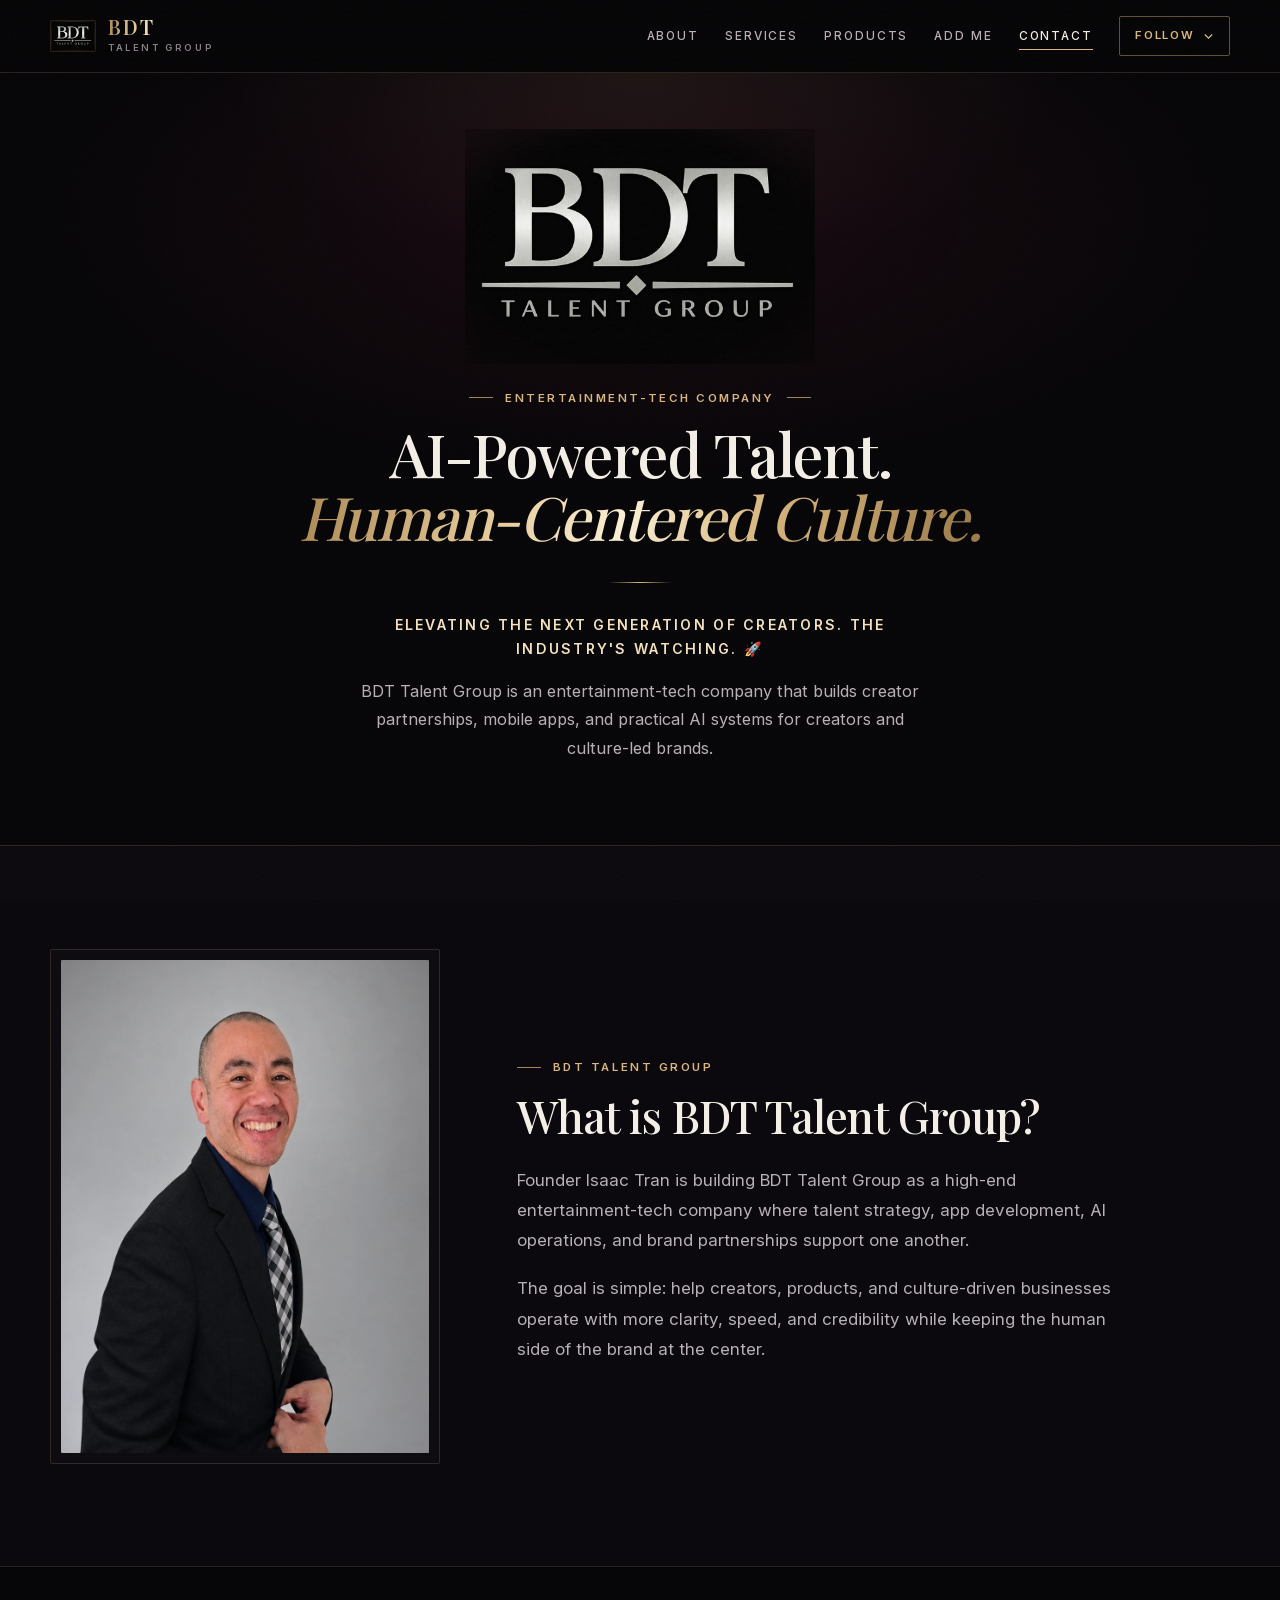
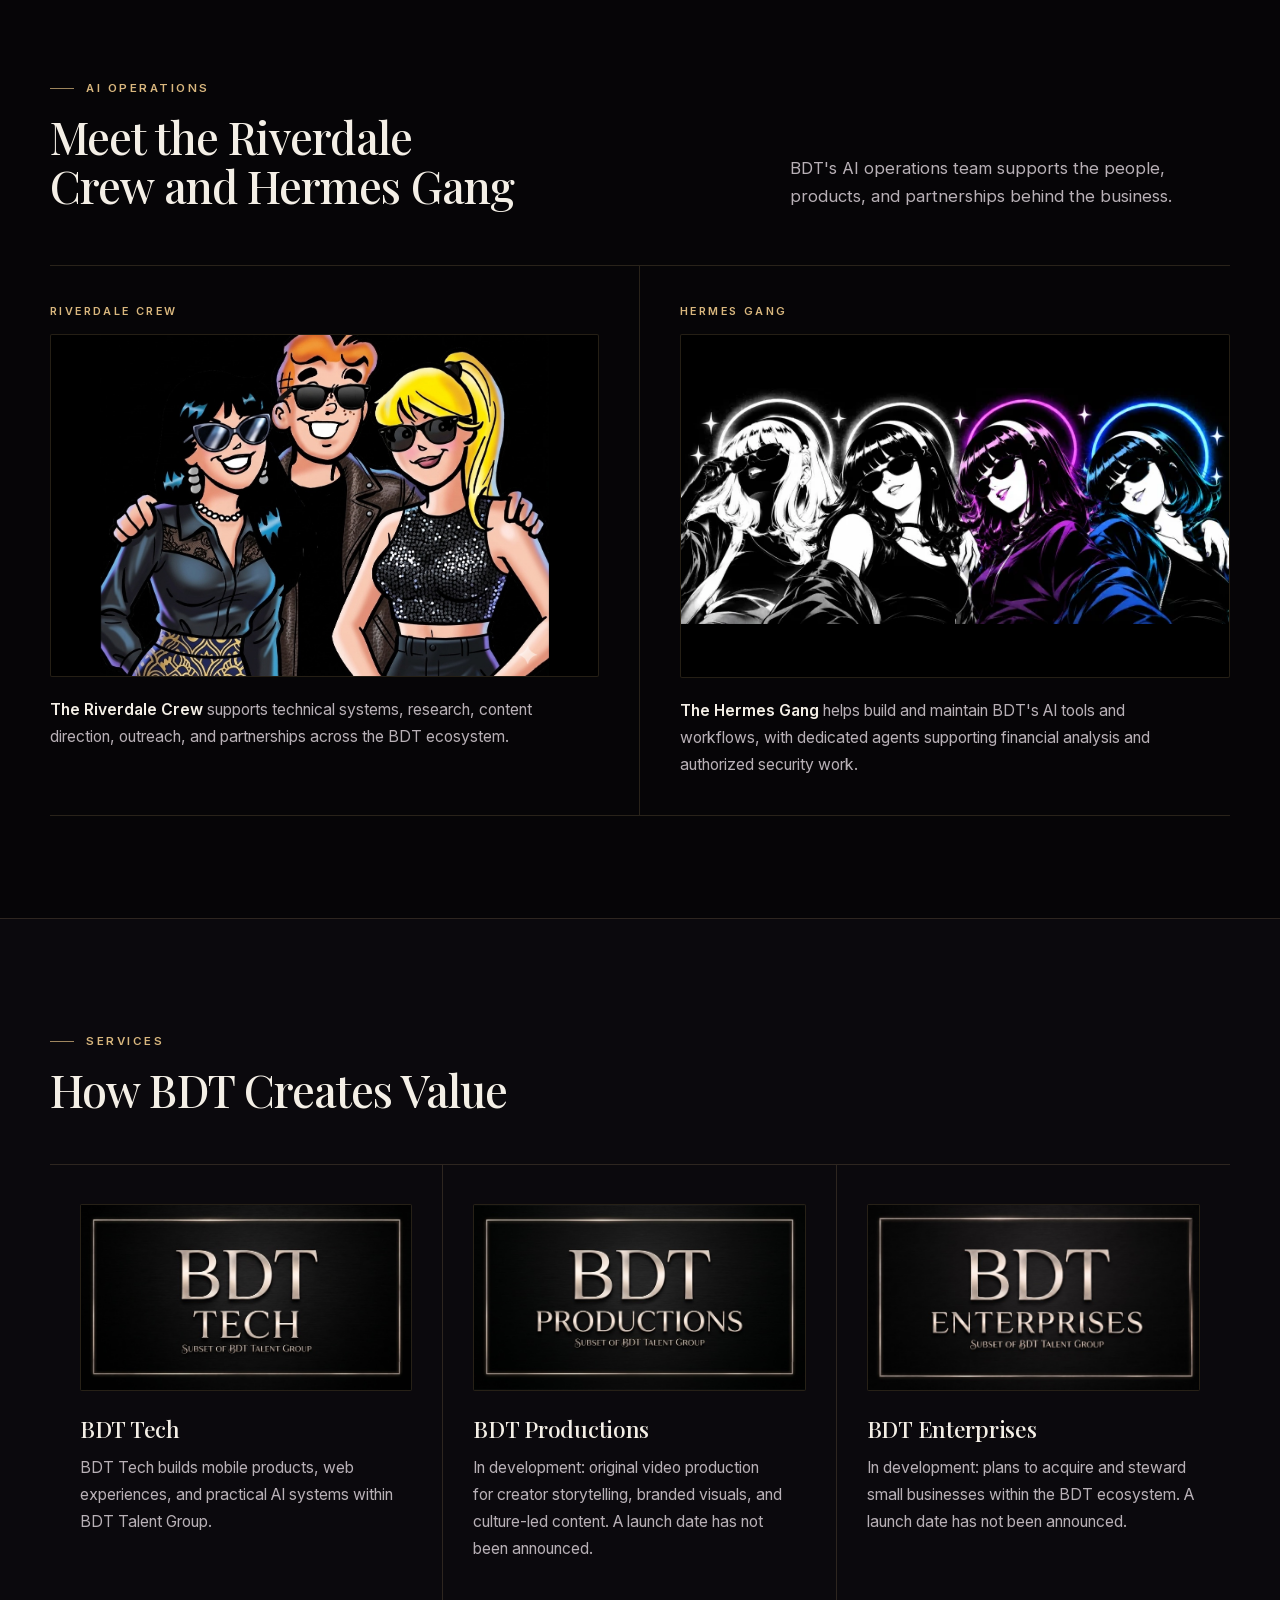
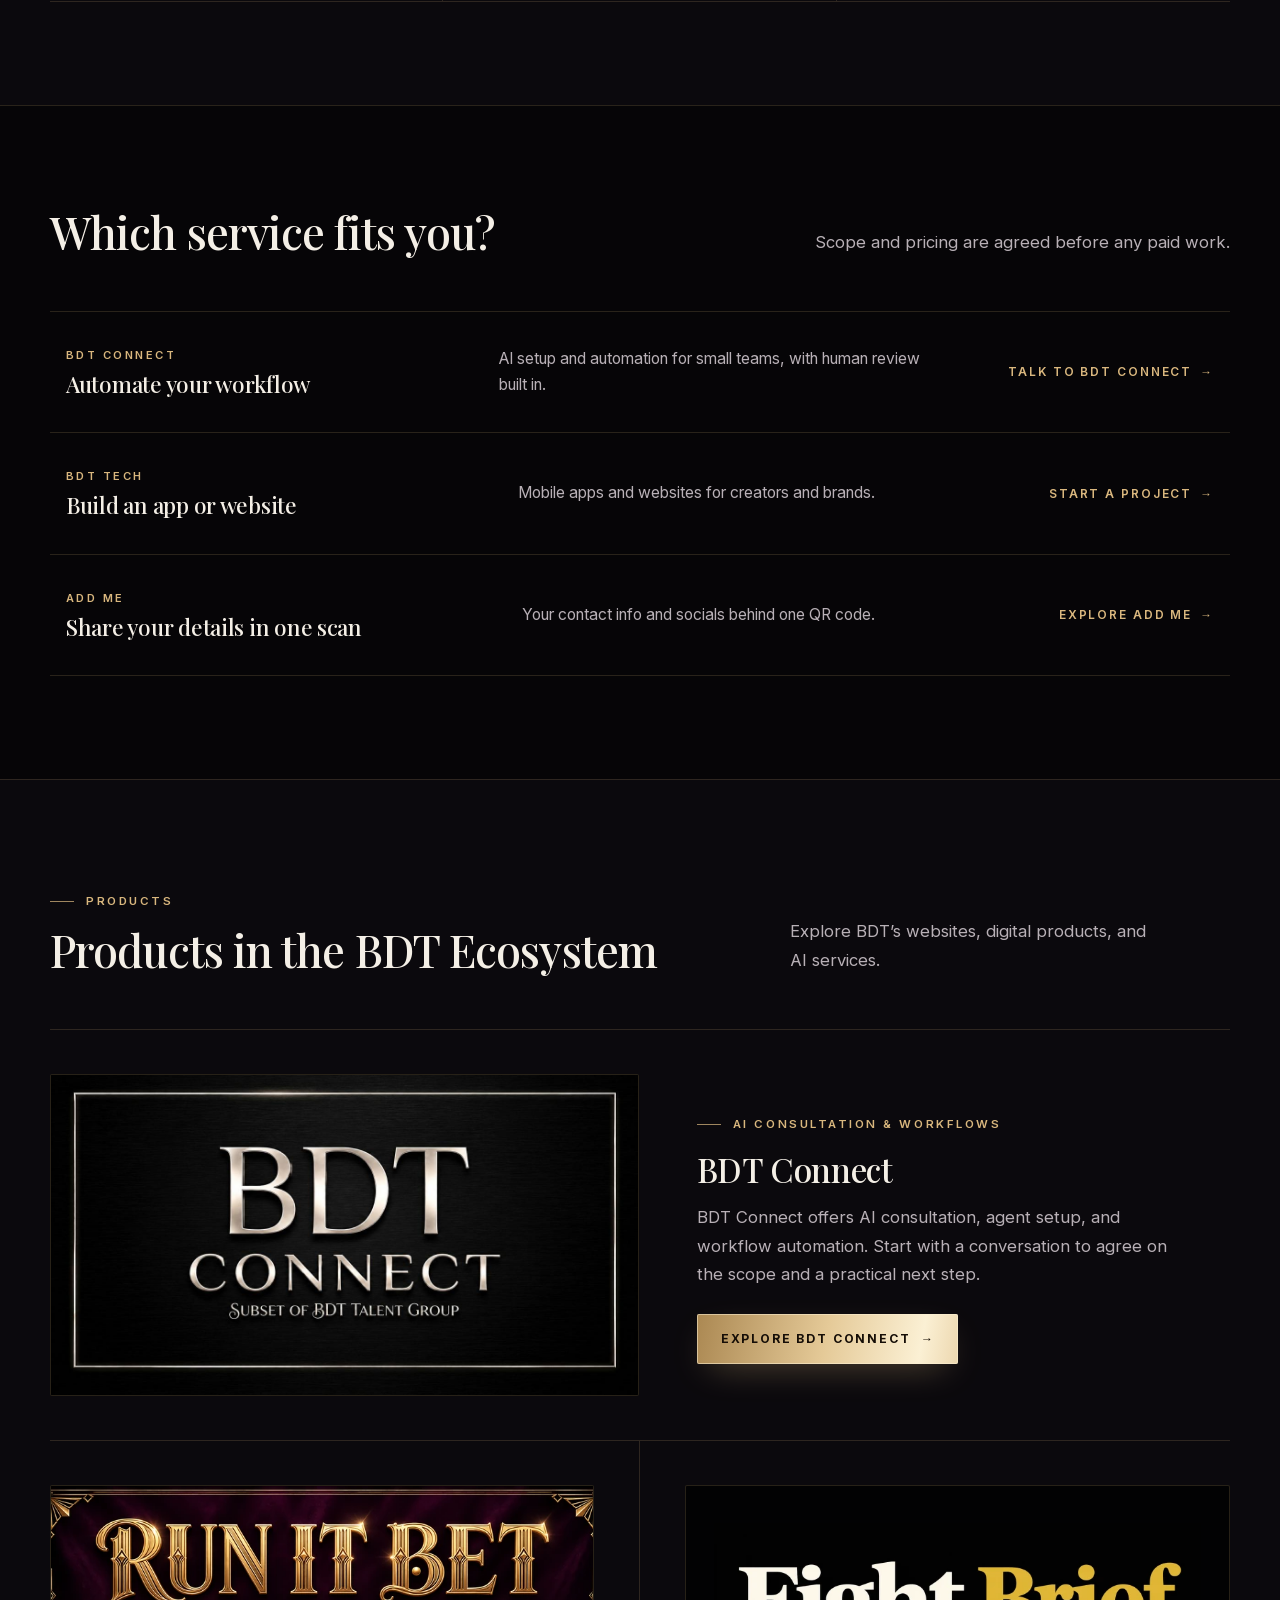
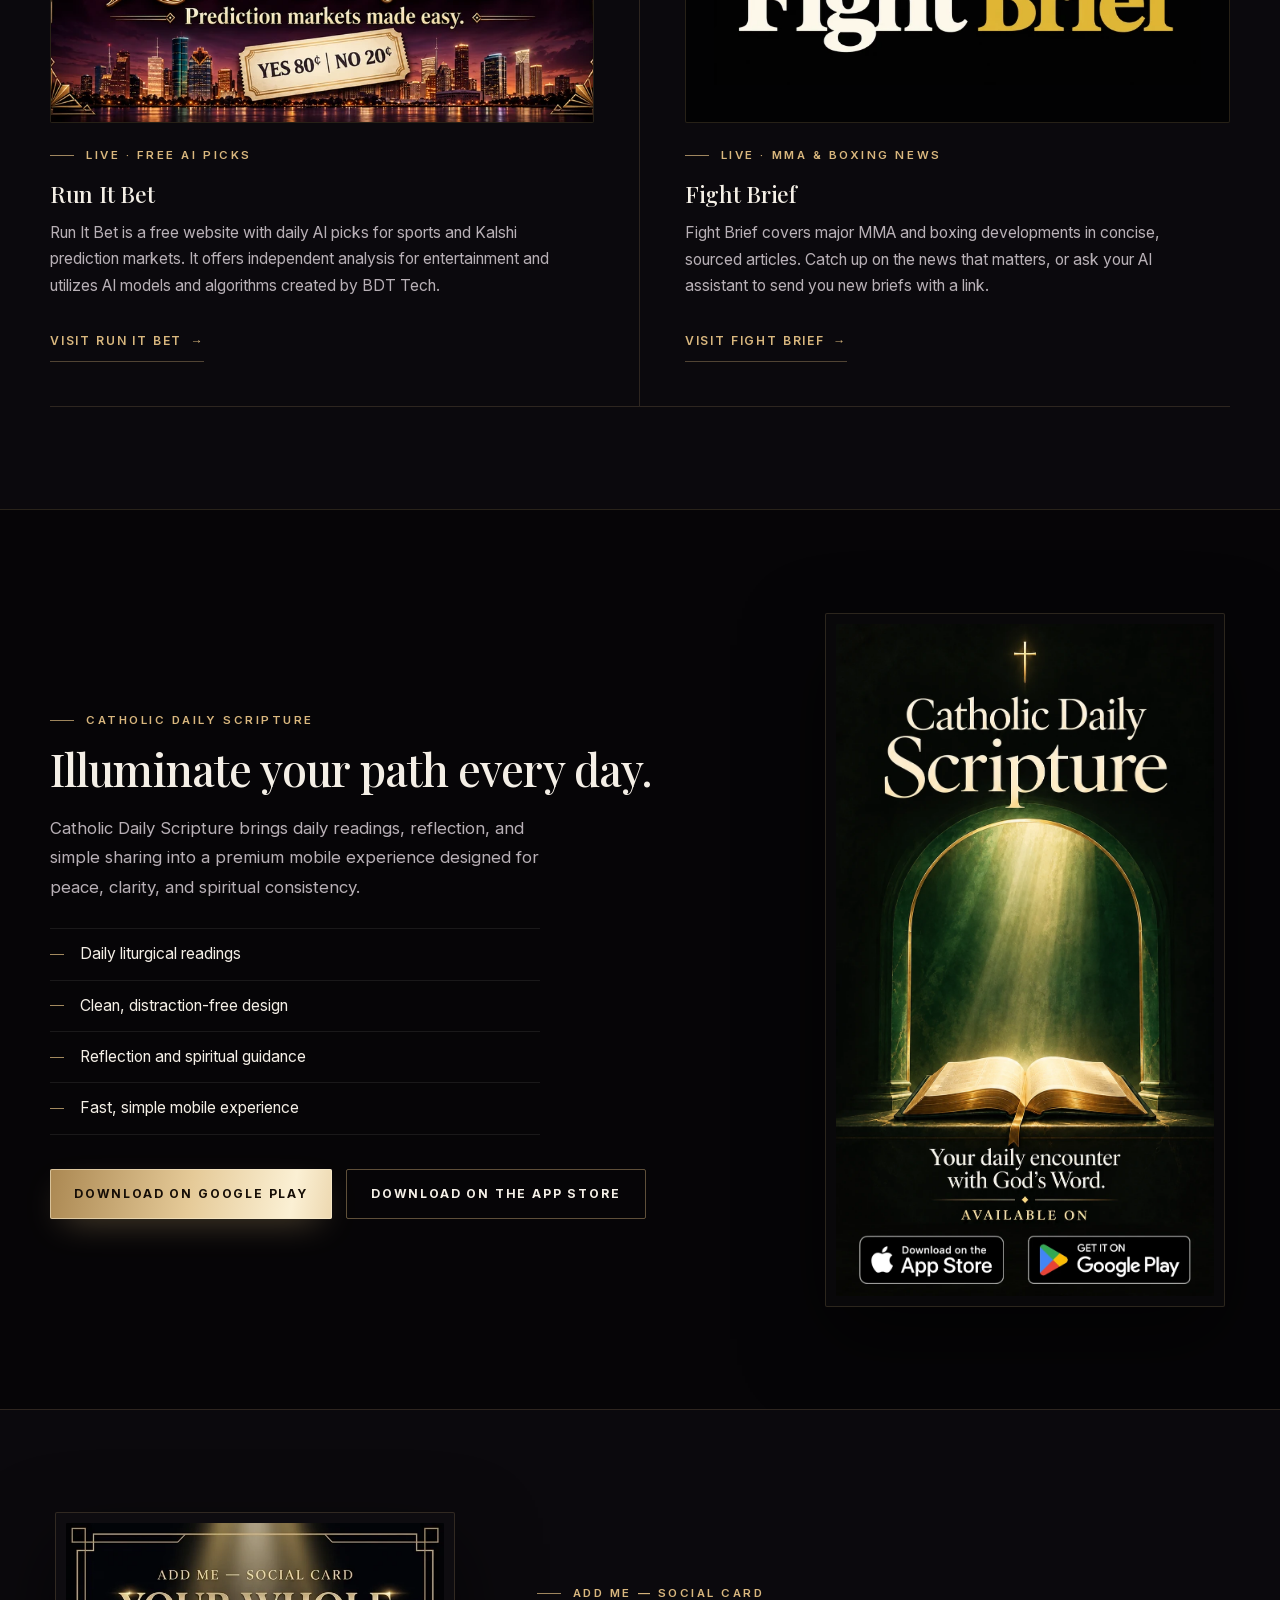
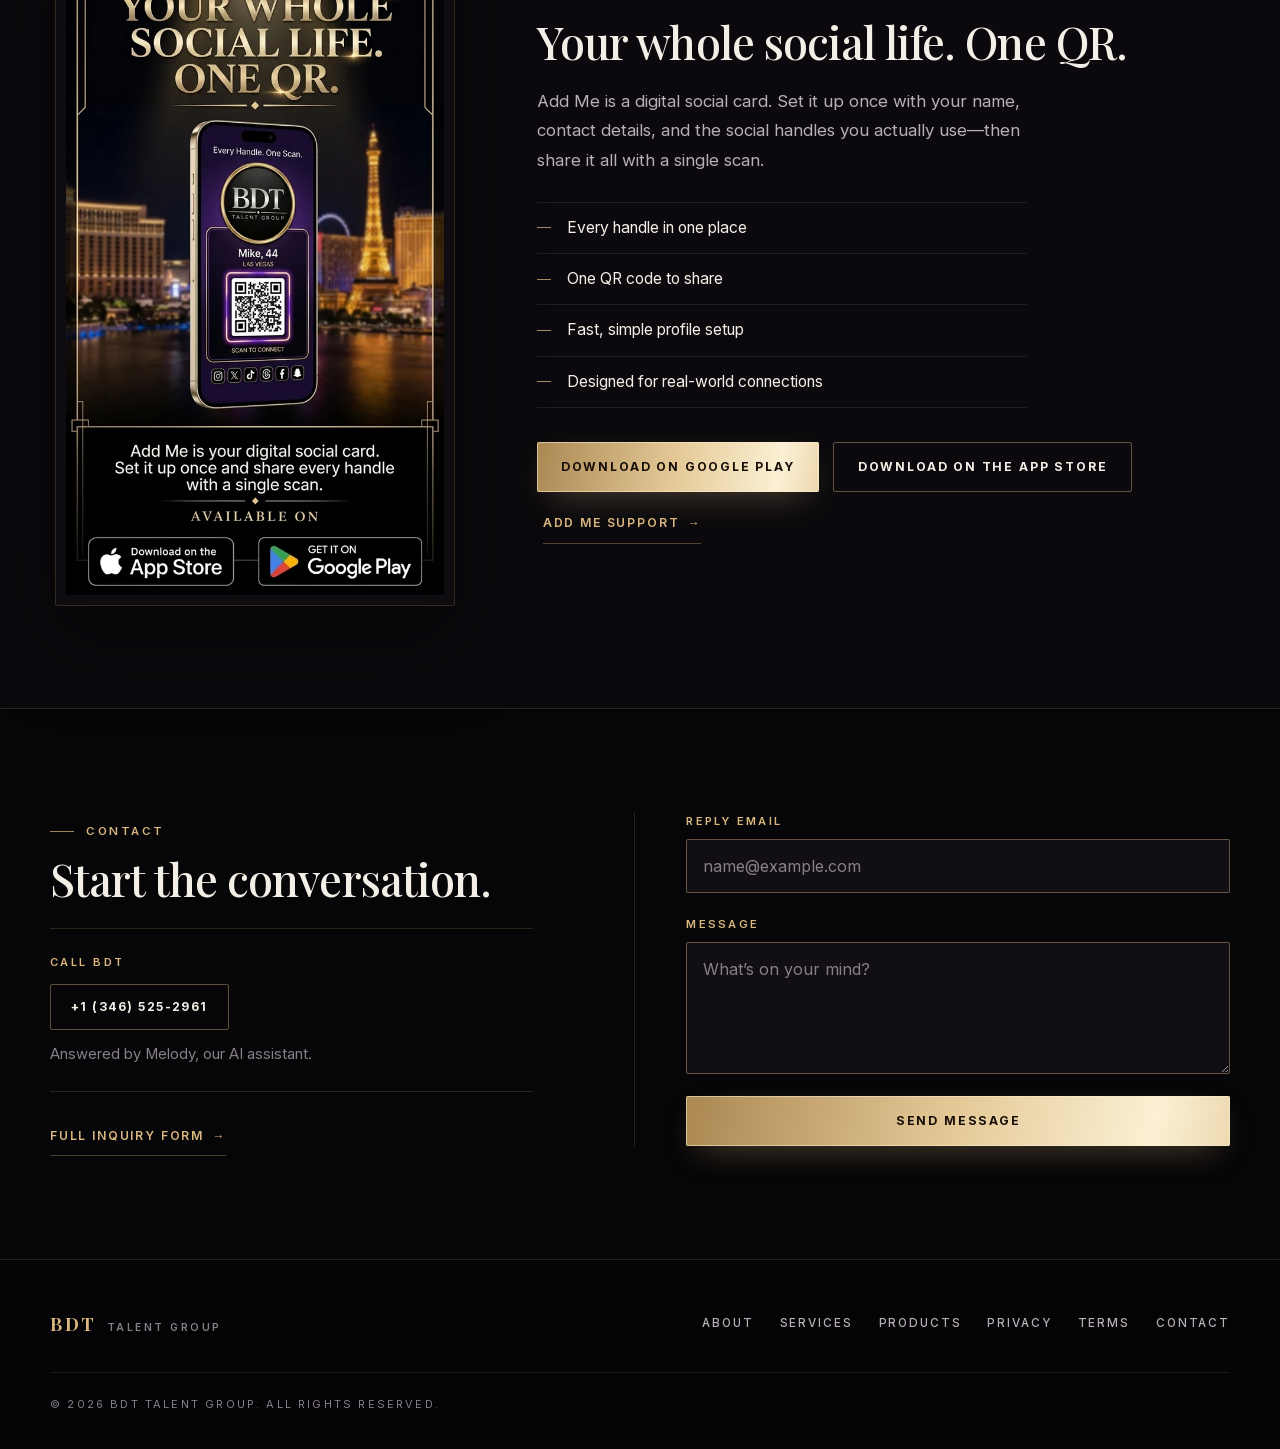
<file: index.html>
<!DOCTYPE html>
<html lang="en">
<head>
  <!-- Google tag (gtag.js) -->
  <script async src="https://www.googletagmanager.com/gtag/js?id=G-4S46L7RGB7"></script>
  <script>
    window.dataLayer = window.dataLayer || [];
    function gtag(){dataLayer.push(arguments);}
    gtag('js', new Date());
    gtag('config', 'G-4S46L7RGB7');
  </script>

  <meta charset="UTF-8" />
  <meta name="viewport" content="width=device-width, initial-scale=1.0" />
  <title>BDT Talent Group | Talent, Apps, AI Strategy, and Creator Partnerships</title>
  <meta
    name="description"
    content="BDT Talent Group is a Houston-based entertainment-tech company building talent strategy, creator partnerships, mobile apps, and AI-powered creative operations."
  />
  <meta name="robots" content="index, follow" />
  <meta name="theme-color" content="#060507" />
  <meta name="p:domain_verify" content="59d4fa2d8587a58c04c51d69b81452a5" />
  <link rel="canonical" href="https://bdttalentgroup.com/" />
  <meta property="og:type" content="website" />
  <meta property="og:title" content="BDT Talent Group | Talent, Apps, AI Strategy, and Creator Partnerships" />
  <meta property="og:description" content="A Houston-based entertainment-tech company building talent, creator partnerships, apps, and AI-powered creative operations." />
  <meta property="og:url" content="https://bdttalentgroup.com/" />
  <meta property="og:site_name" content="BDT Talent Group" />
  <meta property="og:image" content="https://bdttalentgroup.com/assets/bdt-social-share.webp" />
  <meta property="og:image:width" content="1200" />
  <meta property="og:image:height" content="630" />
  <meta property="og:image:type" content="image/webp" />
  <meta property="og:image:alt" content="BDT Talent Group — Digital products, brand systems, and practical AI workflows" />
  <meta name="twitter:card" content="summary_large_image" />
  <meta name="twitter:title" content="BDT Talent Group | Talent, Apps, AI Strategy, and Creator Partnerships" />
  <meta name="twitter:description" content="Creator partnerships, mobile products, and practical AI systems for culture-led brands." />
  <meta name="twitter:image" content="https://bdttalentgroup.com/assets/bdt-social-share.webp" />
  <meta name="twitter:image:alt" content="BDT Talent Group — Digital products, brand systems, and practical AI workflows" />
  <link rel="icon" href="./assets/favicon.ico" sizes="any" />
  <link rel="icon" type="image/svg+xml" href="./assets/favicon.svg" />
  <link rel="icon" type="image/png" sizes="32x32" href="./assets/favicon-32x32.png" />
  <link rel="icon" type="image/png" sizes="16x16" href="./assets/favicon-16x16.png" />
  <link rel="apple-touch-icon" sizes="180x180" href="./assets/apple-touch-icon.png" />
  <link rel="stylesheet" href="./assets/site.css?v=20261121-noir" />
  <script type="application/ld+json">
  {
    "@context": "https://schema.org",
    "@type": "Organization",
    "@id": "https://bdttalentgroup.com/#organization",
    "name": "BDT Talent Group",
    "url": "https://bdttalentgroup.com/",
    "logo": "https://bdttalentgroup.com/assets/bdt-logo.jpeg",
    "contactPoint": {
      "@type": "ContactPoint",
      "telephone": "+1-346-525-2961",
      "contactType": "customer service"
    },
    "address": {
      "@type": "PostalAddress",
      "addressLocality": "Houston",
      "addressRegion": "TX",
      "addressCountry": "US"
    },
    "sameAs": [
      "https://x.com/BDTTalentGroup",
      "https://bsky.app/profile/bdttalentgroup.bsky.social",
      "https://www.tiktok.com/@bdttalentgroup",
      "https://www.instagram.com/bdttalentgroup/",
      "https://www.threads.com/@bdttalentgroup",
      "https://discord.com/channels/1495100240242413679/1495100241240785060",
      "https://www.facebook.com/profile.php?id=61576643010008",
      "https://www.linkedin.com/in/isaac-tran-8668033ba/",
      "https://snapchat.com/add/BDTTalentGroup",
      "https://www.reddit.com/u/BDTTalentGroup",
      "https://www.pinterest.com/bdttalentgroup/",
      "https://bdttalentgroup.substack.com/",
      "https://medium.com/@bdttalentgroup",
      "https://www.youtube.com/channel/UCxnQAWrGGaYikuy-N4YCTNQ"
    ]
  }
  </script>
</head>
<body>
  <a class="skip-link" href="#main">Skip to content</a>

  <header class="site-header">
    <nav class="nav-shell" aria-label="Primary navigation">
      <a class="brand-mark" href="#top" aria-label="BDT Talent Group home">
        <span class="brand-monogram" aria-hidden="true">
          <img src="./assets/bdt-logo.jpeg" alt="" width="1200" height="804" decoding="async" />
        </span>
        <span class="brand-wordmark">
          <strong>BDT</strong>
          <small>Talent Group</small>
        </span>
      </a>

      <button class="menu-toggle" type="button" aria-expanded="false" aria-controls="primary-menu">
        <span class="menu-bars" aria-hidden="true"><span></span><span></span><span></span></span>
        <span class="menu-toggle-label">Menu</span>
      </button>

      <div class="nav-links" id="primary-menu">
        <a href="#about">About</a>
        <a href="#services">Services</a>
        <a href="#products">Products</a>
        <a href="#add-me">Add Me</a>
        <a href="#contact">Contact</a>

        <div class="social-drawer-wrap">
          <button class="social-toggle" type="button" aria-expanded="false" aria-controls="social-links">
            <span>Follow</span>
            <svg class="chevron" viewBox="0 0 12 12" aria-hidden="true"><path d="M2.5 4.25 6 7.75l3.5-3.5" fill="none" stroke="currentColor" stroke-width="1.4" stroke-linecap="square"/></svg>
          </button>

          <div class="menu-socials" id="social-links" role="group" aria-label="Social links" hidden>
            <p class="menu-social-title">Social Media Links</p>
            <a href="https://x.com/BDTTalentGroup" target="_blank" rel="noopener noreferrer" aria-label="BDT Talent Group on X">
              <svg class="social-icon" aria-hidden="true" focusable="false"><use href="./assets/icons/social-icons.svg#icon-x"></use></svg>
              <span>X</span>
            </a>
            <a href="https://bsky.app/profile/bdttalentgroup.bsky.social" target="_blank" rel="noopener noreferrer" aria-label="BDT Talent Group on Bluesky">
              <svg class="social-icon" aria-hidden="true" focusable="false"><use href="./assets/icons/social-icons.svg#icon-bluesky"></use></svg>
              <span>Bluesky</span>
            </a>
            <a href="https://www.tiktok.com/@bdttalentgroup" target="_blank" rel="noopener noreferrer" aria-label="BDT Talent Group on TikTok">
              <svg class="social-icon" aria-hidden="true" focusable="false"><use href="./assets/icons/social-icons.svg#icon-tiktok"></use></svg>
              <span>TikTok</span>
            </a>
            <a href="https://www.instagram.com/bdttalentgroup/" target="_blank" rel="noopener noreferrer" aria-label="BDT Talent Group on Instagram">
              <svg class="social-icon" aria-hidden="true" focusable="false"><use href="./assets/icons/social-icons.svg#icon-instagram"></use></svg>
              <span>Instagram</span>
            </a>
            <a href="https://www.threads.com/@bdttalentgroup" target="_blank" rel="noopener noreferrer" aria-label="BDT Talent Group on Threads">
              <svg class="social-icon" aria-hidden="true" focusable="false"><use href="./assets/icons/social-icons.svg#icon-threads"></use></svg>
              <span>Threads</span>
            </a>
            <a href="https://discord.com/channels/1495100240242413679/1495100241240785060" target="_blank" rel="noopener noreferrer" aria-label="Join BDT Talent Group on Discord">
              <svg class="social-icon" aria-hidden="true" focusable="false"><use href="./assets/icons/social-icons.svg#icon-discord"></use></svg>
              <span>Discord</span>
            </a>
            <a href="https://www.facebook.com/profile.php?id=61576643010008" target="_blank" rel="noopener noreferrer" aria-label="BDT Talent Group on Facebook">
              <svg class="social-icon" aria-hidden="true" focusable="false"><use href="./assets/icons/social-icons.svg#icon-facebook"></use></svg>
              <span>Facebook</span>
            </a>
            <a href="https://www.linkedin.com/in/isaac-tran-8668033ba/" target="_blank" rel="noopener noreferrer" aria-label="BDT Talent Group on LinkedIn">
              <svg class="social-icon" aria-hidden="true" focusable="false"><use href="./assets/icons/social-icons.svg#icon-linkedin"></use></svg>
              <span>LinkedIn</span>
            </a>
            <a href="https://snapchat.com/add/BDTTalentGroup" target="_blank" rel="noopener noreferrer" aria-label="BDT Talent Group on Snapchat">
              <svg class="social-icon" aria-hidden="true" focusable="false"><use href="./assets/icons/social-icons.svg#icon-snapchat"></use></svg>
              <span>Snapchat</span>
            </a>
            <a href="https://www.reddit.com/u/BDTTalentGroup" target="_blank" rel="noopener noreferrer" aria-label="BDT Talent Group on Reddit">
              <svg class="social-icon" aria-hidden="true" focusable="false"><use href="./assets/icons/social-icons.svg#icon-reddit"></use></svg>
              <span>Reddit</span>
            </a>
            <a href="https://www.pinterest.com/bdttalentgroup/" target="_blank" rel="noopener noreferrer" aria-label="BDT Talent Group on Pinterest">
              <svg class="social-icon" aria-hidden="true" focusable="false"><use href="./assets/icons/social-icons.svg#icon-pinterest"></use></svg>
              <span>Pinterest</span>
            </a>
            <a href="https://bdttalentgroup.substack.com/" target="_blank" rel="noopener noreferrer" aria-label="BDT Talent Group on Substack">
              <svg class="social-icon" aria-hidden="true" focusable="false"><use href="./assets/icons/social-icons.svg#icon-substack"></use></svg>
              <span>Substack</span>
            </a>
            <a href="https://medium.com/@bdttalentgroup" target="_blank" rel="noopener noreferrer" aria-label="BDT Talent Group on Medium">
              <svg class="social-icon" aria-hidden="true" focusable="false"><use href="./assets/icons/social-icons.svg#icon-medium"></use></svg>
              <span>Medium</span>
            </a>
            <a href="https://www.youtube.com/channel/UCxnQAWrGGaYikuy-N4YCTNQ" target="_blank" rel="noopener noreferrer" aria-label="BDT Talent Group on YouTube">
              <svg class="social-icon" aria-hidden="true" focusable="false"><use href="./assets/icons/social-icons.svg#icon-youtube"></use></svg>
              <span>YouTube</span>
            </a>
          </div>
        </div>
      </div>
    </nav>
  </header>

  <main id="main">
    <section class="hero" id="top" aria-labelledby="hero-title">
      <div class="wrap hero-inner">
        <div class="hero-crest">
          <img
            class="hero-logo"
            src="./assets/bdt-logo.jpeg"
            alt="BDT Talent Group logo"
            width="1200"
            height="804"
            fetchpriority="high"
            decoding="async"
          />
        </div>

        <p class="eyebrow eyebrow-centered">Entertainment-tech company</p>

        <h1 id="hero-title" class="hero-mission">
          <span class="hero-line">AI-Powered Talent.</span>
          <span class="hero-mission-accent">Human-Centered Culture.</span>
        </h1>

        <div class="hero-rule" aria-hidden="true"></div>

        <p class="hero-tagline">
          Elevating the next generation of creators. The industry's watching. 🚀
        </p>

        <p class="hero-lede">
          BDT Talent Group is an entertainment-tech company that builds creator partnerships, mobile apps, and practical AI systems for creators and culture-led brands.
        </p>
      </div>
    </section>

    <section class="band band-alt" id="about" aria-labelledby="about-title">
      <div class="wrap about-spread reveal">
        <div class="portrait-col">
          <div class="editorial-frame">
            <img
              src="./assets/isaac-tran.webp"
              alt="Portrait of Isaac Tran, founder of BDT Talent Group"
              width="855"
              height="1145"
              loading="lazy"
              decoding="async"
            />
          </div>
        </div>

        <div class="about-copy">
          <p class="eyebrow">BDT Talent Group</p>
          <h2 id="about-title">What is BDT Talent Group?</h2>
          <p>
            Founder Isaac Tran is building BDT Talent Group as a high-end entertainment-tech company where talent strategy, app development, AI operations, and brand partnerships support one another.
          </p>
          <p>
            The goal is simple: help creators, products, and culture-driven businesses operate with more clarity, speed, and credibility while keeping the human side of the brand at the center.
          </p>
        </div>
      </div>
    </section>

    <section class="band" id="crew" aria-labelledby="crew-title">
      <div class="wrap">
        <div class="section-header-split reveal">
          <div>
            <p class="eyebrow">AI operations</p>
            <h2 id="crew-title">Meet the Riverdale Crew and Hermes Gang</h2>
          </div>
          <p class="section-intro">
            BDT's AI operations team supports the people, products, and partnerships behind the business.
          </p>
        </div>

        <div class="plates-grid">
          <figure class="art-plate reveal">
            <div class="plate-meta" aria-hidden="true">
              <span>Riverdale Crew</span>
            </div>
            <div class="plate-stage">
              <img
                src="./assets/Riverdale_Crew.jpg"
                alt="Illustration of the Riverdale Crew AI agents, Archie, Betty, and Veronica"
                width="1177"
                height="896"
                loading="lazy"
                decoding="async"
              />
            </div>
            <figcaption>
              <strong>The Riverdale Crew</strong> supports technical systems, research, content direction, outreach, and partnerships across the BDT ecosystem.
            </figcaption>
          </figure>

          <figure class="art-plate reveal">
            <div class="plate-meta" aria-hidden="true">
              <span>Hermes Gang</span>
            </div>
            <div class="plate-stage">
              <img
                src="./assets/hermes-gang-1280.webp"
                srcset="./assets/hermes-gang-640.webp 640w, ./assets/hermes-gang-1280.webp 1280w, ./assets/hermes-gang-1916.webp 1916w"
                sizes="(max-width: 960px) calc(100vw - 48px), 560px"
                alt="The Hermes Gang: four illustrated AI operations agents wearing sunglasses, with white, purple, and blue neon halos"
                width="1916"
                height="821"
                loading="lazy"
                decoding="async"
              />
            </div>
            <figcaption>
              <strong>The Hermes Gang</strong> helps build and maintain BDT's AI tools and workflows, with dedicated agents supporting financial analysis and authorized security work.
            </figcaption>
          </figure>
        </div>
      </div>
    </section>

    <section class="band band-alt" id="services" aria-labelledby="services-title">
      <div class="wrap">
        <div class="section-header-stack reveal">
          <p class="eyebrow">Services</p>
          <h2 id="services-title">How BDT Creates Value</h2>
        </div>

        <div class="ledger-grid">
          <article class="ledger-col reveal">
            <div class="ledger-media">
              <img src="./assets/services/bdt-tech-banner.jpg?v=20261121-clean" alt="BDT Tech banner with metallic lettering on a dark background" width="768" height="419" loading="lazy" decoding="async" />
            </div>
            <h3>BDT Tech</h3>
            <p>BDT Tech builds mobile products, web experiences, and practical AI systems within BDT Talent Group.</p>
          </article>

          <article class="ledger-col reveal">
            <div class="ledger-media">
              <img src="./assets/services/bdt-productions-banner.jpg?v=20261121-clean" alt="BDT Productions banner with metallic lettering on a dark background" width="768" height="419" loading="lazy" decoding="async" />
            </div>
            <h3>BDT Productions</h3>
            <p>In development: original video production for creator storytelling, branded visuals, and culture-led content. A launch date has not been announced.</p>
          </article>

          <article class="ledger-col reveal">
            <div class="ledger-media">
              <img src="./assets/services/bdt-enterprises-banner.jpg" alt="BDT Enterprises banner with metallic lettering on a dark background" width="768" height="418" loading="lazy" decoding="async" />
            </div>
            <h3>BDT Enterprises</h3>
            <p>In development: plans to acquire and steward small businesses within the BDT ecosystem. A launch date has not been announced.</p>
          </article>
        </div>
      </div>
    </section>

    <section class="band" id="service-fit" aria-labelledby="service-fit-title">
      <div class="wrap">
        <div class="section-header-split reveal">
          <div>
            <h2 id="service-fit-title">Which service fits you?</h2>
          </div>
          <p class="section-intro">Scope and pricing are agreed before any paid work.</p>
        </div>

        <div class="directory-list">
          <a class="directory-row reveal" href="/connect/">
            <div class="dir-head">
              <span class="dir-tag">BDT Connect</span>
              <h3>Automate your workflow</h3>
            </div>
            <p class="dir-desc">AI setup and automation for small teams, with human review built in.</p>
            <span class="dir-cta">Talk to BDT Connect <span class="arrow" aria-hidden="true">→</span></span>
          </a>

          <a class="directory-row reveal" href="#contact">
            <div class="dir-head">
              <span class="dir-tag">BDT Tech</span>
              <h3>Build an app or website</h3>
            </div>
            <p class="dir-desc">Mobile apps and websites for creators and brands.</p>
            <span class="dir-cta">Start a project <span class="arrow" aria-hidden="true">→</span></span>
          </a>

          <a class="directory-row reveal" href="/add-me/">
            <div class="dir-head">
              <span class="dir-tag">Add Me</span>
              <h3>Share your details in one scan</h3>
            </div>
            <p class="dir-desc">Your contact info and socials behind one QR code.</p>
            <span class="dir-cta">Explore Add Me <span class="arrow" aria-hidden="true">→</span></span>
          </a>
        </div>
      </div>
    </section>

    <section class="band band-alt" id="products" aria-labelledby="products-title">
      <div class="wrap">
        <div class="section-header-split reveal">
          <div>
            <p class="eyebrow">Products</p>
            <h2 id="products-title">Products in the BDT Ecosystem</h2>
          </div>
          <p class="section-intro">Explore BDT’s websites, digital products, and AI services.</p>
        </div>

        <article class="flagship-product reveal">
          <a class="product-media-link" href="/connect/" aria-label="Explore BDT Connect AI consultation">
            <img src="./assets/products/bdt-connect-banner.jpg" alt="BDT Connect silver logo with Subset of BDT Talent Group tagline" width="1280" height="698" loading="lazy" decoding="async" />
          </a>
          <div class="flagship-body">
            <p class="eyebrow">AI consultation &amp; workflows</p>
            <h3>BDT Connect</h3>
            <p>BDT Connect offers AI consultation, agent setup, and workflow automation. Start with a conversation to agree on the scope and a practical next step.</p>
            <a class="button button-primary" href="/connect/">Explore BDT Connect <span aria-hidden="true">→</span></a>
          </div>
        </article>

        <div class="product-duo">
          <article class="product-entry reveal">
            <a class="product-media-link" href="https://www.runitbet.com/" target="_blank" rel="noopener noreferrer" aria-label="Visit Run It Bet (opens in a new tab)">
              <picture>
                <source type="image/webp" srcset="./assets/products/runit-bet-banner-800.webp?v=20260925 800w, ./assets/products/runit-bet-banner-1600.webp?v=20260925 1600w" sizes="(max-width: 960px) calc(100vw - 48px), 540px" />
                <img src="./assets/products/runit-bet-banner.png?v=20260925" alt="Run It Bet — Prediction markets made easy. Gold lettering above the Houston skyline with YES 80¢ and NO 20¢ odds." width="1942" height="809" loading="lazy" decoding="async" />
              </picture>
            </a>
            <p class="eyebrow">Live · Free AI picks</p>
            <h3>Run It Bet</h3>
            <p>Run It Bet is a free website with daily AI picks for sports and Kalshi prediction markets. It offers independent analysis for entertainment and utilizes AI models and algorithms created by BDT Tech.</p>
            <a class="text-link" href="https://www.runitbet.com/" target="_blank" rel="noopener noreferrer">Visit Run It Bet <span class="arrow" aria-hidden="true">→</span></a>
          </article>

          <article class="product-entry reveal">
            <a class="product-media-link product-media-contain" href="https://fightbrief.com/" target="_blank" rel="noopener noreferrer" aria-label="Visit Fight Brief (opens in a new tab)">
              <img src="./assets/products/fight-brief-wordmark.webp" srcset="./assets/products/fight-brief-wordmark-720.webp 720w, ./assets/products/fight-brief-wordmark.webp 1440w" sizes="(max-width: 960px) calc(100vw - 48px), 540px" alt="Fight Brief — bold ivory and gold lettering on black" width="1440" height="480" loading="lazy" decoding="async" />
            </a>
            <p class="eyebrow">Live · MMA &amp; boxing news</p>
            <h3>Fight Brief</h3>
            <p>Fight Brief covers major MMA and boxing developments in concise, sourced articles. Catch up on the news that matters, or ask your AI assistant to send you new briefs with a link.</p>
            <a class="text-link" href="https://fightbrief.com/" target="_blank" rel="noopener noreferrer">Visit Fight Brief <span class="arrow" aria-hidden="true">→</span></a>
          </article>
        </div>
      </div>
    </section>

    <section class="band" id="catholic-daily" aria-labelledby="promo-title">
      <div class="wrap app-spread reveal">
        <div class="app-copy">
          <p class="eyebrow">Catholic Daily Scripture</p>
          <h2 id="promo-title">Illuminate your path every day.</h2>
          <p>
            Catholic Daily Scripture brings daily readings, reflection, and simple sharing into a premium mobile experience designed for peace, clarity, and spiritual consistency.
          </p>
          <ul class="spec-list">
            <li>Daily liturgical readings</li>
            <li>Clean, distraction-free design</li>
            <li>Reflection and spiritual guidance</li>
            <li>Fast, simple mobile experience</li>
          </ul>
          <div class="action-row">
            <a class="button button-primary" href="https://play.google.com/store/apps/details?id=com.isaac.catholicdailyscripture" target="_blank" rel="noopener noreferrer">Download on Google Play</a>
            <a class="button button-secondary" href="https://apps.apple.com/us/app/catholic-daily-scripture/id6767425822" target="_blank" rel="noopener noreferrer">Download on the App Store</a>
          </div>
        </div>

        <div class="app-poster">
          <div class="editorial-frame poster-frame">
            <img
              src="./assets/promos/catholic-daily-scripture-altar-banner-official-stores.webp"
              alt="Catholic Daily Scripture: a gold cross and illuminated emerald arch over an open Bible, with the message Your daily encounter with God’s Word. Available on the App Store and Google Play, with official download badges."
              width="941"
              height="1672"
              loading="lazy"
              decoding="async"
            />
          </div>
        </div>
      </div>
    </section>

    <section class="band band-alt" id="add-me" aria-labelledby="add-me-title">
      <div class="wrap app-spread app-spread-reversed reveal">
        <div class="app-poster">
          <div class="editorial-frame poster-frame">
            <picture>
              <source type="image/webp" srcset="./assets/promos/add-me-social-card-banner-640.webp 640w, ./assets/promos/add-me-social-card-banner-official-stores.webp 941w" sizes="(max-width: 640px) calc(100vw - 48px), 420px" />
              <img
                src="./assets/promos/add-me-social-card-banner-official-stores.webp"
                alt="Add Me — Social Card promotional banner featuring the BDT Talent Group logo, personal QR code, social handles, and official App Store and Google Play download badges."
                width="941"
                height="1672"
                loading="lazy"
                decoding="async"
              />
            </picture>
          </div>
        </div>

        <div class="app-copy">
          <p class="eyebrow">Add Me — Social Card</p>
          <h2 id="add-me-title">Your whole social life. One QR.</h2>
          <p>
            Add Me is a digital social card. Set it up once with your name, contact details, and the social handles you actually use—then share it all with a single scan.
          </p>
          <ul class="spec-list">
            <li>Every handle in one place</li>
            <li>One QR code to share</li>
            <li>Fast, simple profile setup</li>
            <li>Designed for real-world connections</li>
          </ul>
          <div class="action-row">
            <a class="button button-primary" href="https://play.google.com/store/apps/details?id=com.iket721.AddMe" target="_blank" rel="noopener noreferrer">Download on Google Play</a>
            <a class="button button-secondary" href="https://apps.apple.com/us/app/add-me-social-card/id6789752738" target="_blank" rel="noopener noreferrer">Download on the App Store</a>
            <a class="text-link inline-support-link" href="./add-me/support.html">Add Me Support <span class="arrow" aria-hidden="true">→</span></a>
          </div>
        </div>
      </div>
    </section>

    <section class="band" id="contact" aria-labelledby="contact-title">
      <div class="wrap contact-spread">
        <div class="contact-info">
          <p class="eyebrow">Contact</p>
          <h2 id="contact-title">Start the conversation.</h2>

          <div class="contact-direct">
            <p class="direct-label">Call BDT</p>
            <a class="button button-secondary phone-button" href="tel:+13465252961">+1 (346) 525-2961</a>
            <p class="melody-note">Answered by Melody, our AI assistant.</p>
          </div>

          <a class="text-link" href="./contact.html">Full inquiry form <span class="arrow" aria-hidden="true">→</span></a>
        </div>

        <form class="contact-form" aria-label="Quick message" action="https://formspree.io/f/mojykkbw" method="POST">
          <input type="hidden" name="_subject" value="BDT Talent Group website inquiry" />
          <input type="hidden" name="inquiryType" value="general-business" />
          <label class="hidden-field" aria-hidden="true">
            Company Name
            <input type="text" name="_gotcha" tabindex="-1" autocomplete="off" aria-hidden="true" />
          </label>
          <label>
            <span>Reply email</span>
            <input type="email" name="email" autocomplete="email" placeholder="name@example.com" maxlength="254" required />
          </label>
          <label>
            <span>Message</span>
            <textarea name="message" rows="4" placeholder="What’s on your mind?" maxlength="5000" required></textarea>
          </label>
          <button class="button button-primary submit-btn-full" type="submit">Send message</button>
        </form>
      </div>
    </section>
  </main>

  <footer class="site-footer">
    <div class="wrap footer-inner">
      <div class="footer-brand">
        <strong>BDT</strong>
        <span>Talent Group</span>
      </div>
      <nav class="footer-links" aria-label="Footer navigation">
        <a href="#about">About</a>
        <a href="#services">Services</a>
        <a href="#products">Products</a>
        <a href="./privacy.html">Privacy</a>
        <a href="./terms.html">Terms</a>
        <a href="./contact.html">Contact</a>
      </nav>
    </div>
    <div class="wrap footer-bottom">
      <p class="legal-line">&copy; <span id="current-year">2026</span> BDT Talent Group. All rights reserved.</p>
    </div>
  </footer>

  <script src="./assets/form-handler.js?v=20261121-noir" defer></script>
  <script src="./assets/site.js?v=20261121-noir" defer></script>
</body>
</html>
</file>
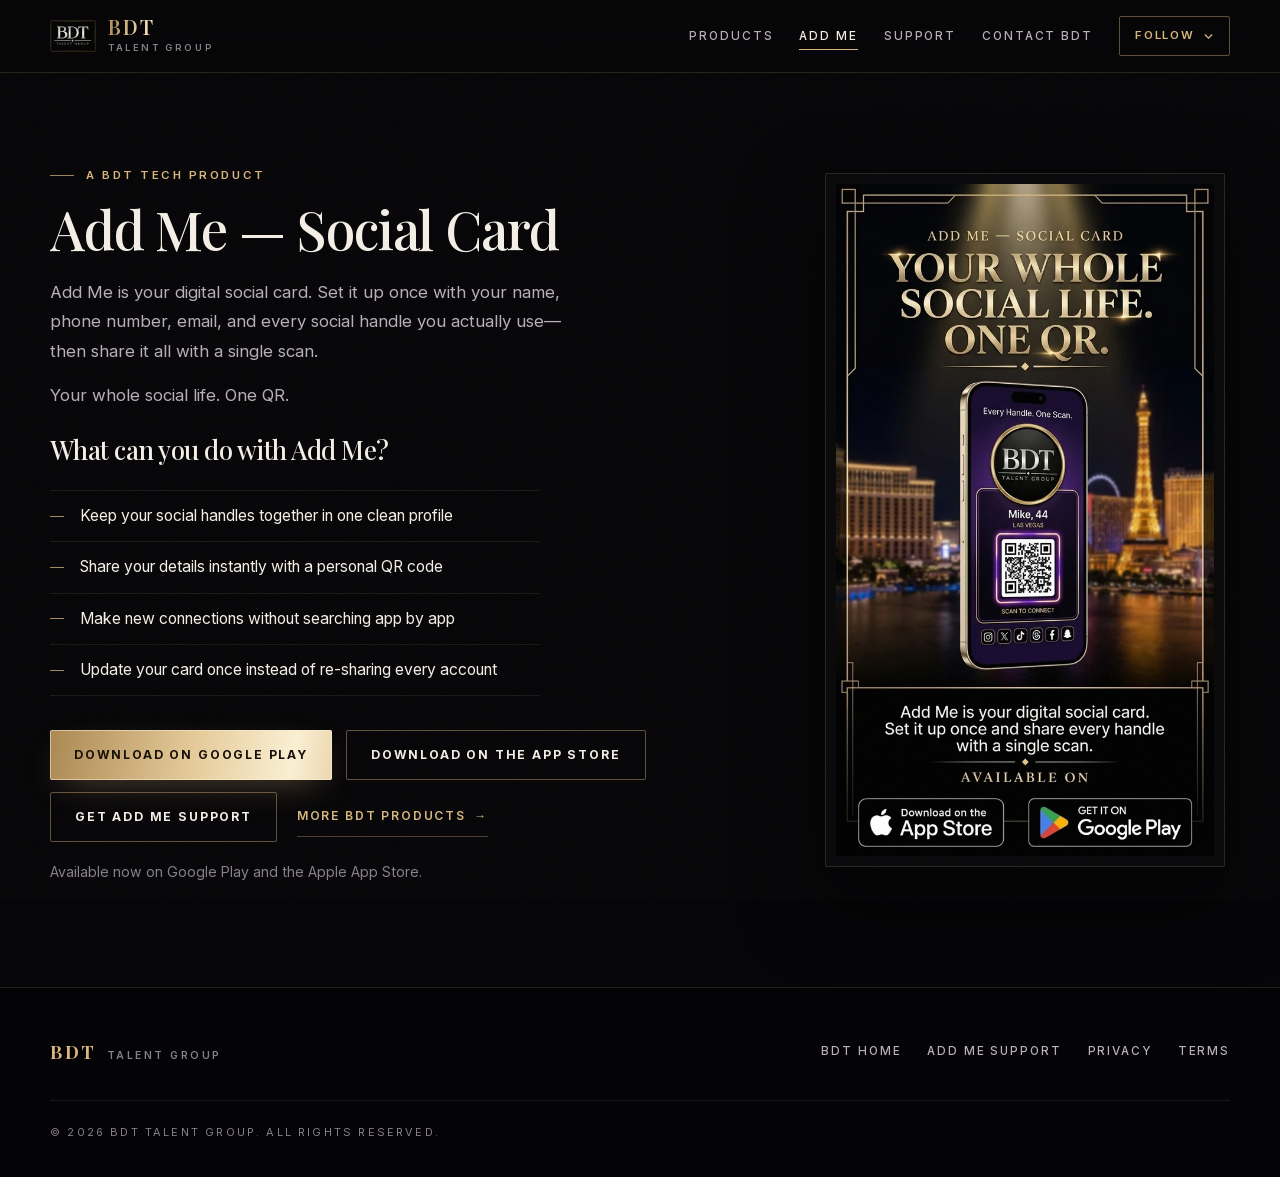
<file: add-me/index.html>
<!DOCTYPE html>
<html lang="en">
<head>
  <meta charset="UTF-8" />
  <meta name="viewport" content="width=device-width, initial-scale=1.0" />
  <title>Add Me | Every Handle. One Scan.</title>
  <meta name="description" content="Add Me is a digital social card. Put your contact details and social handles in one place, then share them with one QR scan." />
  <meta name="robots" content="index, follow" />
  <meta name="theme-color" content="#060507" />
  <link rel="canonical" href="https://bdttalentgroup.com/add-me/" />
  <meta property="og:type" content="website" />
  <meta property="og:title" content="Add Me | Every Handle. One Scan." />
  <meta property="og:description" content="Your digital social card: every handle, shared with one scan." />
  <meta property="og:url" content="https://bdttalentgroup.com/add-me/" />
  <meta property="og:image" content="https://bdttalentgroup.com/assets/products/add-me-banner.jpg" />
  <meta property="og:image:alt" content="Add Me over a gold Las Vegas skyline" />
  <meta name="twitter:card" content="summary_large_image" />
  <meta name="twitter:title" content="Add Me | Every Handle. One Scan." />
  <meta name="twitter:description" content="Your digital social card: every handle, shared with one scan." />
  <meta name="twitter:image" content="https://bdttalentgroup.com/assets/products/add-me-banner.jpg" />
  <link rel="icon" href="../assets/favicon.ico" sizes="any" />
  <link rel="icon" type="image/svg+xml" href="../assets/favicon.svg" />
  <link rel="stylesheet" href="../assets/site.css?v=20261121-noir" />
</head>
<body>
  <a class="skip-link" href="#main">Skip to content</a>

  <header class="site-header">
    <nav class="nav-shell" aria-label="Primary navigation">
      <a class="brand-mark" href="../index.html#top" aria-label="BDT Talent Group home">
        <span class="brand-monogram" aria-hidden="true">
          <img src="../assets/bdt-logo.jpeg" alt="" width="1200" height="804" decoding="async" />
        </span>
        <span class="brand-wordmark">
          <strong>BDT</strong>
          <small>Talent Group</small>
        </span>
      </a>

      <button class="menu-toggle" type="button" aria-expanded="false" aria-controls="primary-menu">
        <span class="menu-bars" aria-hidden="true"><span></span><span></span><span></span></span>
        <span class="menu-toggle-label">Menu</span>
      </button>

      <div class="nav-links" id="primary-menu">
        <a href="../index.html#products">Products</a>
        <a href="./" aria-current="page">Add Me</a>
        <a href="./support.html">Support</a>
        <a href="../contact.html">Contact BDT</a>

        <div class="social-drawer-wrap">
          <button class="social-toggle" type="button" aria-expanded="false" aria-controls="social-links">
            <span>Follow</span>
            <svg class="chevron" viewBox="0 0 12 12" aria-hidden="true"><path d="M2.5 4.25 6 7.75l3.5-3.5" fill="none" stroke="currentColor" stroke-width="1.4" stroke-linecap="square"/></svg>
          </button>

          <div class="menu-socials" id="social-links" role="group" aria-label="Social links" hidden>
            <p class="menu-social-title">Social Media Links</p>
            <a href="https://x.com/BDTTalentGroup" target="_blank" rel="noopener noreferrer" aria-label="BDT Talent Group on X">
              <svg class="social-icon" aria-hidden="true" focusable="false"><use href="../assets/icons/social-icons.svg#icon-x"></use></svg>
              <span>X</span>
            </a>
            <a href="https://bsky.app/profile/bdttalentgroup.bsky.social" target="_blank" rel="noopener noreferrer" aria-label="BDT Talent Group on Bluesky">
              <svg class="social-icon" aria-hidden="true" focusable="false"><use href="../assets/icons/social-icons.svg#icon-bluesky"></use></svg>
              <span>Bluesky</span>
            </a>
            <a href="https://www.tiktok.com/@bdttalentgroup" target="_blank" rel="noopener noreferrer" aria-label="BDT Talent Group on TikTok">
              <svg class="social-icon" aria-hidden="true" focusable="false"><use href="../assets/icons/social-icons.svg#icon-tiktok"></use></svg>
              <span>TikTok</span>
            </a>
            <a href="https://www.instagram.com/bdttalentgroup/" target="_blank" rel="noopener noreferrer" aria-label="BDT Talent Group on Instagram">
              <svg class="social-icon" aria-hidden="true" focusable="false"><use href="../assets/icons/social-icons.svg#icon-instagram"></use></svg>
              <span>Instagram</span>
            </a>
            <a href="https://www.threads.com/@bdttalentgroup" target="_blank" rel="noopener noreferrer" aria-label="BDT Talent Group on Threads">
              <svg class="social-icon" aria-hidden="true" focusable="false"><use href="../assets/icons/social-icons.svg#icon-threads"></use></svg>
              <span>Threads</span>
            </a>
            <a href="https://discord.com/channels/1495100240242413679/1495100241240785060" target="_blank" rel="noopener noreferrer" aria-label="Join BDT Talent Group on Discord">
              <svg class="social-icon" aria-hidden="true" focusable="false"><use href="../assets/icons/social-icons.svg#icon-discord"></use></svg>
              <span>Discord</span>
            </a>
            <a href="https://www.facebook.com/profile.php?id=61576643010008" target="_blank" rel="noopener noreferrer" aria-label="BDT Talent Group on Facebook">
              <svg class="social-icon" aria-hidden="true" focusable="false"><use href="../assets/icons/social-icons.svg#icon-facebook"></use></svg>
              <span>Facebook</span>
            </a>
            <a href="https://www.linkedin.com/in/isaac-tran-8668033ba/" target="_blank" rel="noopener noreferrer" aria-label="BDT Talent Group on LinkedIn">
              <svg class="social-icon" aria-hidden="true" focusable="false"><use href="../assets/icons/social-icons.svg#icon-linkedin"></use></svg>
              <span>LinkedIn</span>
            </a>
            <a href="https://snapchat.com/add/BDTTalentGroup" target="_blank" rel="noopener noreferrer" aria-label="BDT Talent Group on Snapchat">
              <svg class="social-icon" aria-hidden="true" focusable="false"><use href="../assets/icons/social-icons.svg#icon-snapchat"></use></svg>
              <span>Snapchat</span>
            </a>
            <a href="https://www.reddit.com/u/BDTTalentGroup" target="_blank" rel="noopener noreferrer" aria-label="BDT Talent Group on Reddit">
              <svg class="social-icon" aria-hidden="true" focusable="false"><use href="../assets/icons/social-icons.svg#icon-reddit"></use></svg>
              <span>Reddit</span>
            </a>
            <a href="https://www.pinterest.com/bdttalentgroup/" target="_blank" rel="noopener noreferrer" aria-label="BDT Talent Group on Pinterest">
              <svg class="social-icon" aria-hidden="true" focusable="false"><use href="../assets/icons/social-icons.svg#icon-pinterest"></use></svg>
              <span>Pinterest</span>
            </a>
            <a href="https://bdttalentgroup.substack.com/" target="_blank" rel="noopener noreferrer" aria-label="BDT Talent Group on Substack">
              <svg class="social-icon" aria-hidden="true" focusable="false"><use href="../assets/icons/social-icons.svg#icon-substack"></use></svg>
              <span>Substack</span>
            </a>
            <a href="https://medium.com/@bdttalentgroup" target="_blank" rel="noopener noreferrer" aria-label="BDT Talent Group on Medium">
              <svg class="social-icon" aria-hidden="true" focusable="false"><use href="../assets/icons/social-icons.svg#icon-medium"></use></svg>
              <span>Medium</span>
            </a>
            <a href="https://www.youtube.com/channel/UCxnQAWrGGaYikuy-N4YCTNQ" target="_blank" rel="noopener noreferrer" aria-label="BDT Talent Group on YouTube">
              <svg class="social-icon" aria-hidden="true" focusable="false"><use href="../assets/icons/social-icons.svg#icon-youtube"></use></svg>
              <span>YouTube</span>
            </a>
          </div>
        </div>
      </div>
    </nav>
  </header>

  <main id="main">
    <section class="band band-first" aria-labelledby="add-me-page-title">
      <div class="wrap app-spread">
        <div class="app-copy">
          <p class="eyebrow">A BDT Tech product</p>
          <h1 id="add-me-page-title">Add Me — Social Card</h1>
          <p>
            Add Me is your digital social card. Set it up once with your name, phone number, email, and every social handle you actually use—then share it all with a single scan.
          </p>
          <p>Your whole social life. One QR.</p>
          <h2 class="sub-heading">What can you do with Add Me?</h2>
          <ul class="spec-list">
            <li>Keep your social handles together in one clean profile</li>
            <li>Share your details instantly with a personal QR code</li>
            <li>Make new connections without searching app by app</li>
            <li>Update your card once instead of re-sharing every account</li>
          </ul>
          <div class="action-row">
            <a class="button button-primary" href="https://play.google.com/store/apps/details?id=com.iket721.AddMe" target="_blank" rel="noopener noreferrer">Download on Google Play</a>
            <a class="button button-secondary" href="https://apps.apple.com/us/app/add-me-social-card/id6789752738" target="_blank" rel="noopener noreferrer">Download on the App Store</a>
            <a class="button button-secondary" href="./support.html">Get Add Me Support</a>
            <a class="text-link inline-support-link" href="../index.html#products">More BDT Products <span class="arrow" aria-hidden="true">→</span></a>
          </div>
          <p class="availability-note">Available now on Google Play and the Apple App Store.</p>
        </div>

        <div class="app-poster">
          <div class="editorial-frame poster-frame">
            <picture>
              <source
                type="image/webp"
                srcset="../assets/promos/add-me-social-card-banner-640.webp 640w, ../assets/promos/add-me-social-card-banner-official-stores.webp 941w"
                sizes="(max-width: 640px) calc(100vw - 48px), 420px"
              />
              <img
                src="../assets/promos/add-me-social-card-banner-official-stores.webp"
                alt="Add Me — Social Card promotional banner featuring the BDT Talent Group logo, personal QR code, social handles, and official App Store and Google Play download badges."
                width="941"
                height="1672"
                decoding="async"
              />
            </picture>
          </div>
        </div>
      </div>
    </section>
  </main>

  <footer class="site-footer">
    <div class="wrap footer-inner">
      <div class="footer-brand">
        <strong>BDT</strong>
        <span>Talent Group</span>
      </div>
      <nav class="footer-links" aria-label="Footer navigation">
        <a href="../index.html">BDT Home</a>
        <a href="./support.html">Add Me Support</a>
        <a href="../privacy.html">Privacy</a>
        <a href="../terms.html">Terms</a>
      </nav>
    </div>
    <div class="wrap footer-bottom">
      <p class="legal-line">&copy; <span id="current-year">2026</span> BDT Talent Group. All rights reserved.</p>
    </div>
  </footer>

  <script src="../assets/site.js?v=20261121-noir" defer></script>
</body>
</html>
</file>
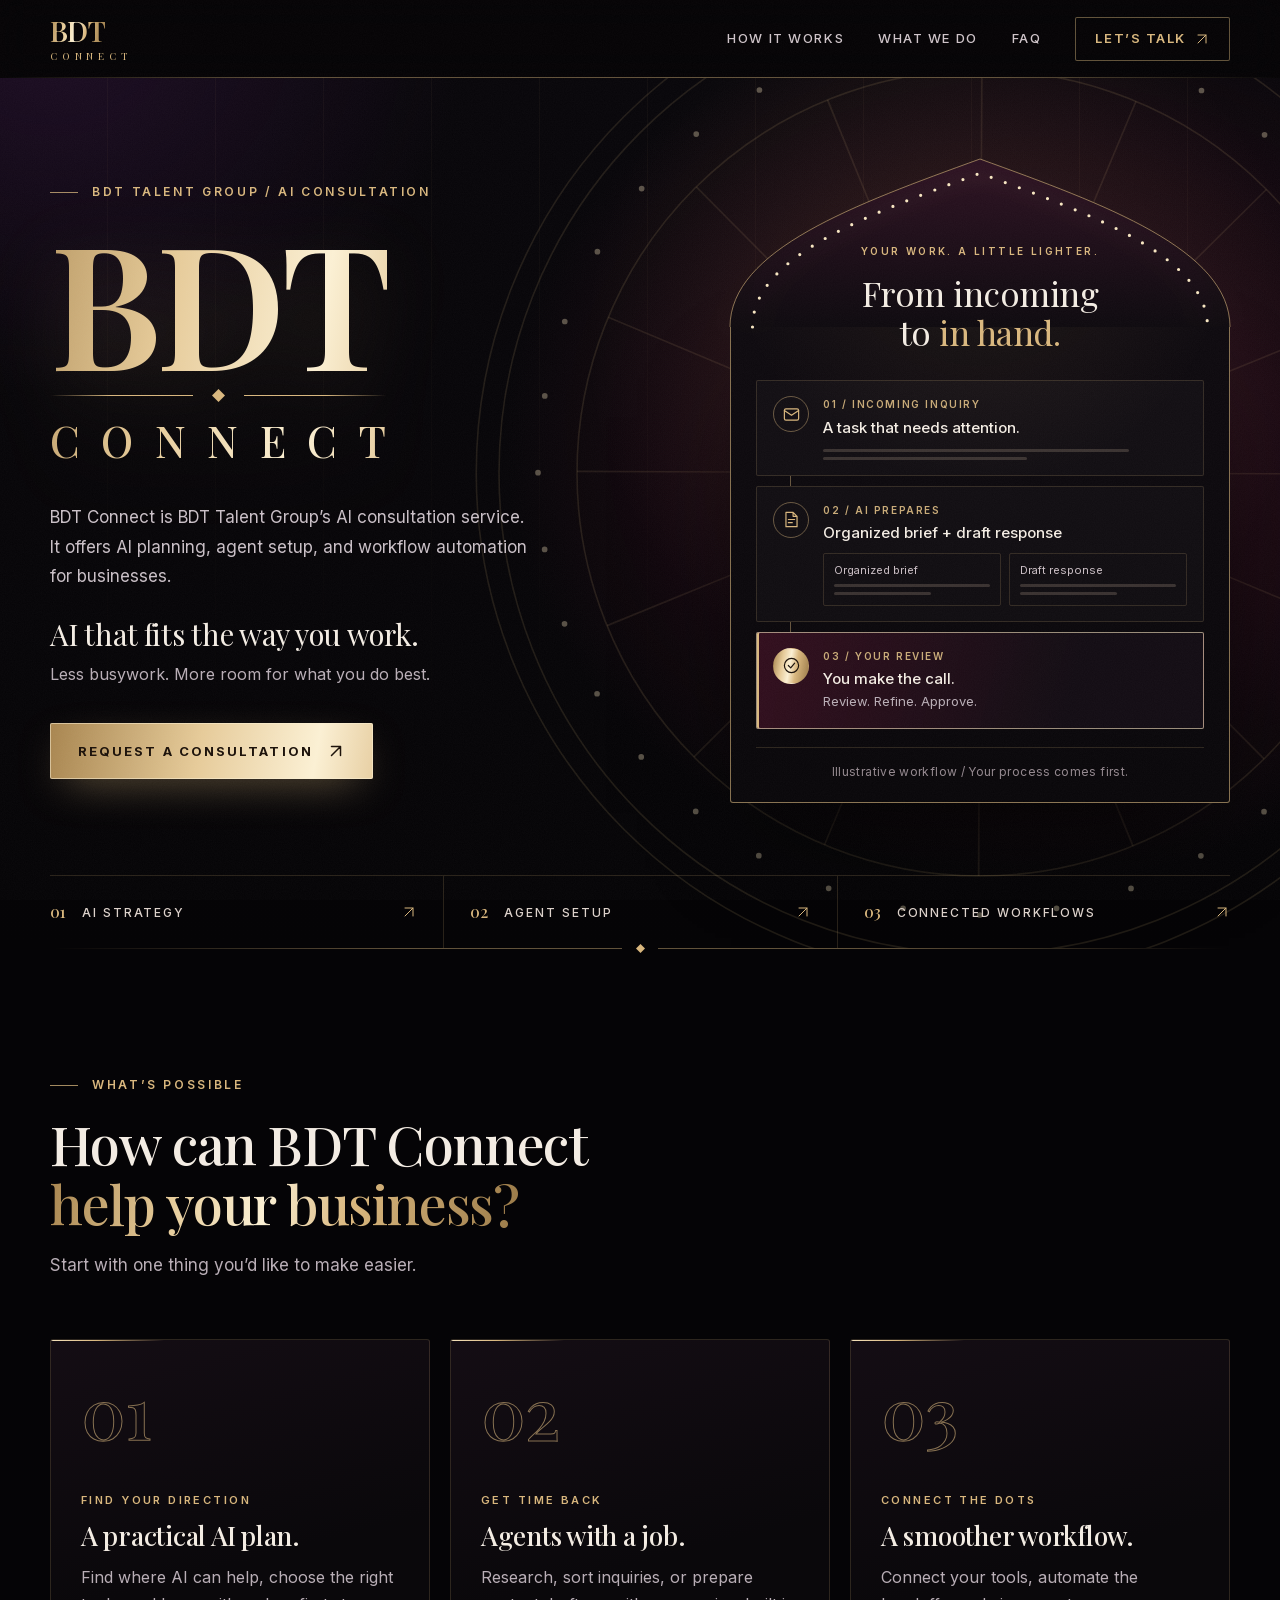
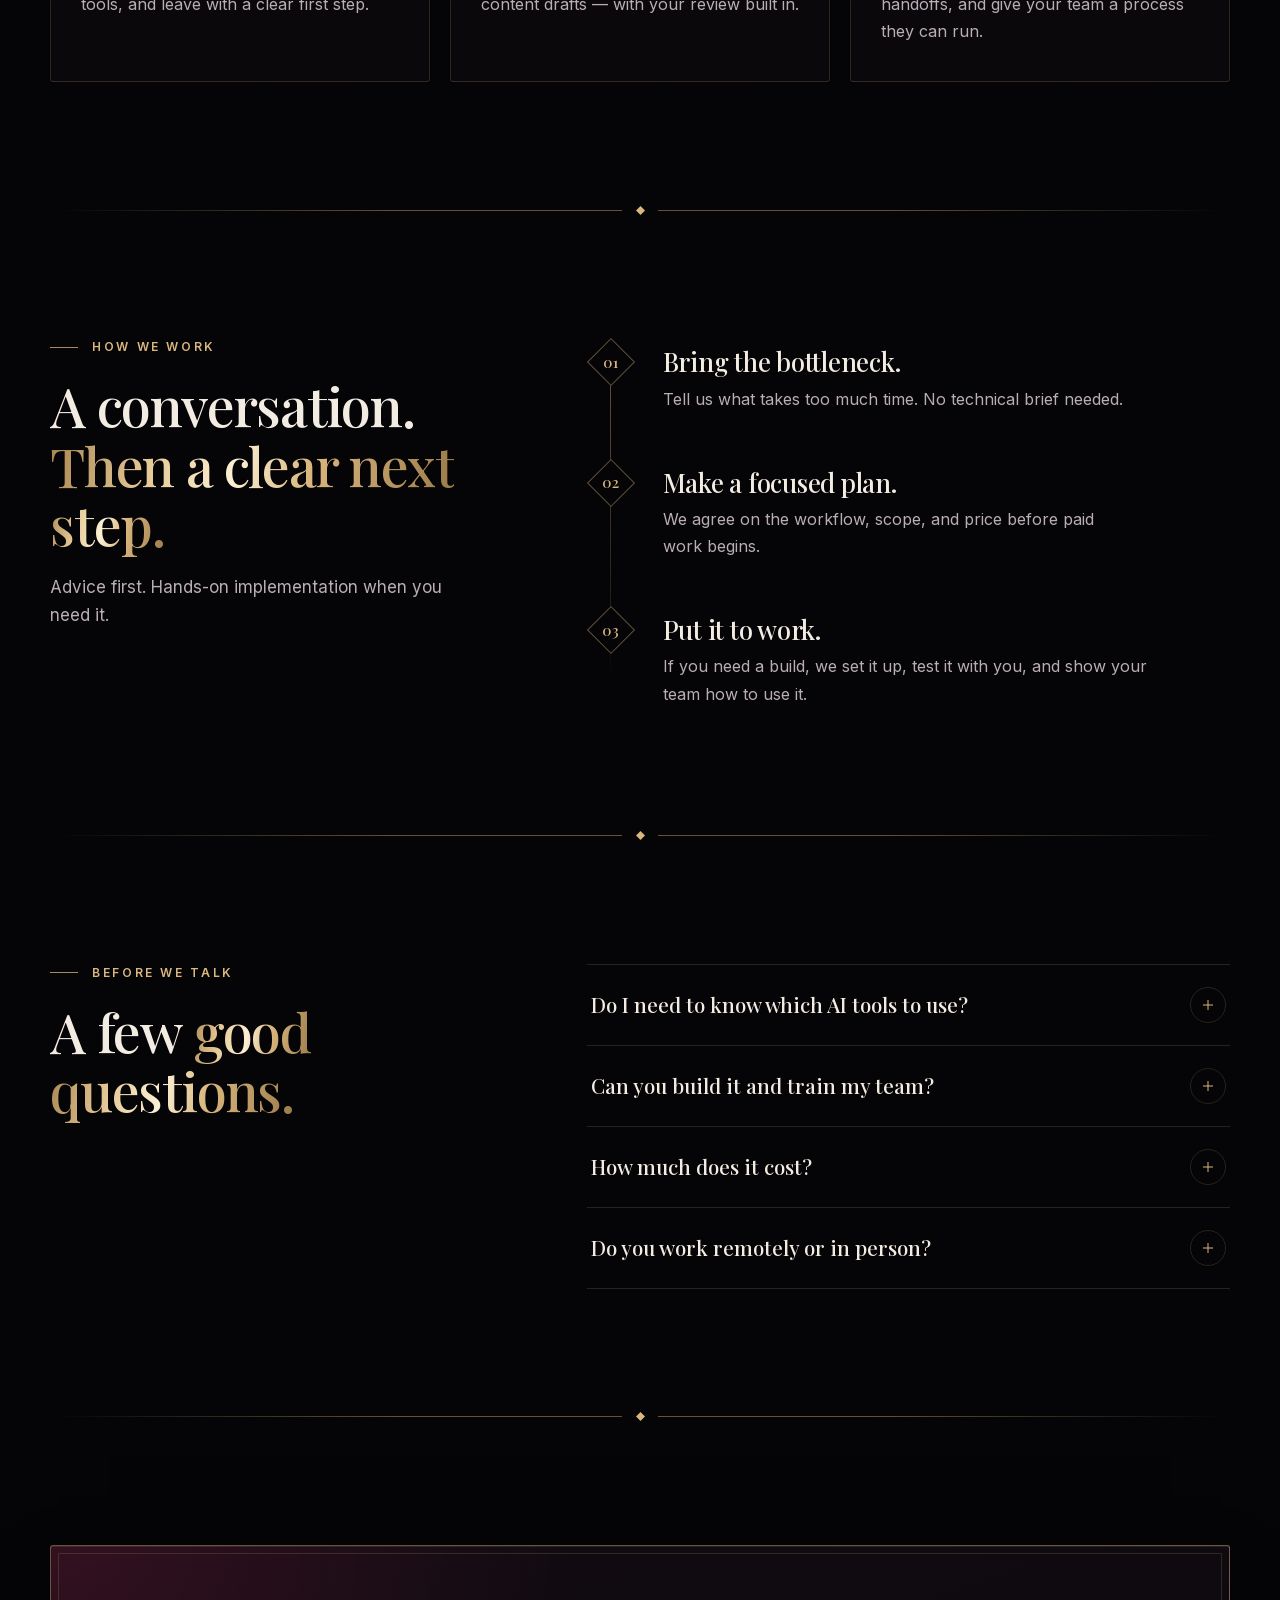
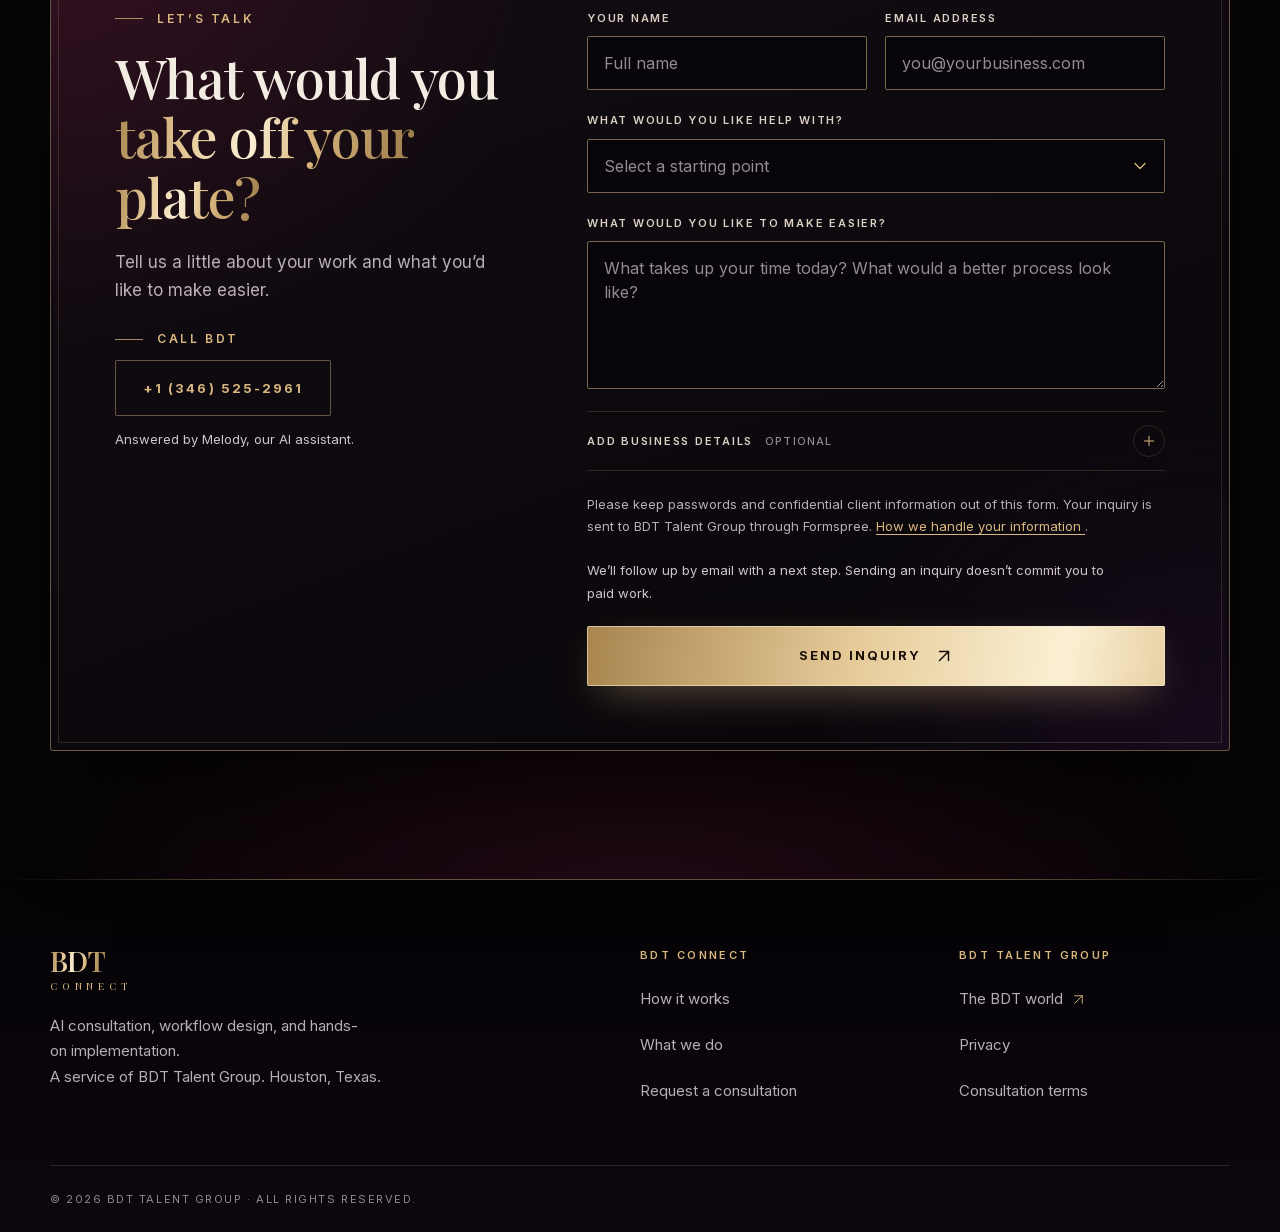
<file: connect/index.html>
<!DOCTYPE html>
<html lang="en">
 <head>
  <meta charset="utf-8"/>
  <meta content="width=device-width, initial-scale=1, viewport-fit=cover" name="viewport"/>
  <meta content="#050406" name="theme-color"/>
  <title>
   BDT Connect — AI Consultation &amp; Workflow Automation
  </title>
  <meta content="AI consultation, agent setup, and workflow automation from BDT Talent Group. Tell us what you want to make easier. We will help you find a practical next step." name="description"/>
  <link href="https://bdttalentgroup.com/connect/" rel="canonical"/>
  <meta content="website" property="og:type"/>
  <meta content="BDT Connect — AI Consultation &amp; Workflow Automation" property="og:title"/>
  <meta content="AI consultation, agent setup, and workflow automation from BDT Talent Group. Tell us what you want to make easier. We will help you find a practical next step." property="og:description"/>
  <meta content="https://bdttalentgroup.com/connect/" property="og:url"/>
  <meta content="https://bdttalentgroup.com/connect/brand/bdt-connect-share.jpg" property="og:image"/>
  <meta content="BDT Connect — a service of BDT Talent Group" property="og:image:alt"/>
  <meta content="summary_large_image" name="twitter:card"/>
  <meta content="BDT Connect — AI Consultation &amp; Workflow Automation" name="twitter:title"/>
  <meta content="AI consultation, agent setup, and workflow automation from BDT Talent Group. Tell us what you want to make easier. We will help you find a practical next step." name="twitter:description"/>
  <meta content="https://bdttalentgroup.com/connect/brand/bdt-connect-share.jpg" name="twitter:image"/>
  <link href="/connect/icon.svg" rel="icon" type="image/svg+xml"/>
  <link as="font" crossorigin="" href="/connect/fonts/playfair-latin.woff2" rel="preload" type="font/woff2"/>
  <link href="/connect/styles/noir.css?v=20261121" rel="stylesheet"/>
  <script defer src="/connect/scripts/experience.js?v=20261109c"></script>
  <script defer="" src="/assets/form-handler.js?v=20261009"></script>
  <script defer="" src="/connect/scripts/consultation.js?v=20261121-contact">
  </script>
  <noscript>
   <style>
    .menu-toggle{display:none}@media(max-width:900px){.nav{flex-wrap:wrap;padding-block:16px}.nav-links{display:flex;position:static;flex-wrap:wrap;padding:0;background:none;border:0;font-size:16px;gap:8px 16px}.nav-links>a{padding:5px 0}}
   </style>
  </noscript>
 </head>
 <body id="top">
  <a class="skip" href="#main">
   Skip to content
  </a>
  <header class="site-header">
   <nav aria-label="Main navigation" class="wrap nav">
    <a aria-label="BDT Connect home" class="wordmark" href="/connect/">
     <strong>
      BDT
     </strong>
     <span>
      CONNECT
     </span>
    </a>
    <button aria-controls="connect-nav" aria-expanded="false" class="menu-toggle" type="button"><span class="menu-label">Menu</span><svg class="icon menu-icon" aria-hidden="true" focusable="false" viewBox="0 0 24 24" fill="none" stroke="currentColor" stroke-width="1.5" stroke-linecap="round" stroke-linejoin="round"><path class="menu-upper" d="M4 7h16"/><path class="menu-lower" d="M4 17h16"/></svg></button>
    <div class="nav-links" id="connect-nav">
     <a href="/connect/#how">
      How it works
     </a>
     <a href="/connect/#service-preview">
      What we do
     </a>
     <a href="/connect/#faq">
      FAQ
     </a>
     <a class="nav-contact" href="/connect/#connect-contact">
      Let’s talk
      <span aria-hidden="true">
       <svg class="icon " aria-hidden="true" focusable="false" viewBox="0 0 24 24" fill="none" stroke="currentColor" stroke-width="1.5" stroke-linecap="round" stroke-linejoin="round"><path d="M6 18 18 6M6 6h12v12"/></svg>
      </span>
     </a>
    </div>
   </nav>
  </header>
  <main id="main">
   <section aria-labelledby="hero-title" class="hero">
    <div class="hero-atmosphere" aria-hidden="true">
     <span class="light-field"></span>
     <svg class="rose-window" viewBox="-320 -320 640 640" focusable="false"><circle r="310"/><circle r="296"/><circle class="rw-beads" r="272"/><circle r="248"/><circle class="rw-spokes" r="184"/><circle r="120"/><circle class="rw-petals" r="84"/><circle r="48"/><circle class="rw-hub" r="5"/></svg>
    </div>
    <div class="wrap hero-grid">
     <div class="hero-copy">
      <p class="eyebrow">BDT Talent Group / AI consultation</p>
      <h1 id="hero-title">BDT <span>Connect</span></h1>
      <p class="hero-definition">BDT Connect is BDT Talent Group’s AI consultation service. It offers AI planning, agent setup, and workflow automation for businesses.</p>
      <p class="hero-promise">AI that fits the way you work.</p>
      <p class="hero-support">Less busywork. More room for what you do best.</p>
      <div class="actions">
       <a class="button" href="#connect-contact">Request a consultation <span aria-hidden="true"><svg class="icon " aria-hidden="true" focusable="false" viewBox="0 0 24 24" fill="none" stroke="currentColor" stroke-width="1.5" stroke-linecap="round" stroke-linejoin="round"><path d="M6 18 18 6M6 6h12v12"/></svg></span></a>
      </div>
     </div>
     <div class="workflow-art" data-spotlight role="group" aria-label="Illustrative workflow: an inquiry, an organized brief and draft response, then human approval">
      <svg class="arch-frame" viewBox="0 0 100 100" preserveAspectRatio="none" aria-hidden="true" focusable="false"><defs><linearGradient id="arch-gradient" x1="0" y1="0" x2="0" y2="1"><stop offset="0" stop-color="#2d1222"/><stop offset="1" stop-color="#0e0a0f"/></linearGradient></defs><path class="arch-fill" d="M0 100C0 54 25 27 50 0C75 27 100 54 100 100Z" fill="url(#arch-gradient)"/><path class="arch-line" d="M0 100C0 54 25 27 50 0C75 27 100 54 100 100" vector-effect="non-scaling-stroke"/><path class="arch-bulbs" d="M4.5 100C4.5 58 27.5 33 50 8.5C72.5 33 95.5 58 95.5 100" vector-effect="non-scaling-stroke"/></svg>
      <div class="workflow-heading"><p class="art-kicker">Your work. A little lighter.</p><p class="art-title">From incoming <br/>to <em>in hand.</em></p></div>
      <ol class="workflow-cards">
       <li class="workflow-card incoming" id="workflow-step-1"><span class="workflow-symbol"><svg class="icon " aria-hidden="true" focusable="false" viewBox="0 0 24 24" fill="none" stroke="currentColor" stroke-width="1.5" stroke-linecap="round" stroke-linejoin="round"><rect x="3" y="5" width="18" height="14" rx="2"/><path d="m3 7 9 6 9-6"/></svg></span><div class="workflow-copy"><span class="workflow-label">01 / Incoming inquiry</span><strong>A task that needs attention.</strong><div class="document-lines" aria-hidden="true"><i></i><i></i></div></div></li>
       <li class="workflow-card prepared" id="workflow-step-2"><span class="workflow-symbol"><svg class="icon " aria-hidden="true" focusable="false" viewBox="0 0 24 24" fill="none" stroke="currentColor" stroke-width="1.5" stroke-linecap="round" stroke-linejoin="round"><path d="M14 3H5v18h14V8Z M14 3v5h5M8 12h8m-8 4h5"/></svg></span><div class="workflow-copy"><span class="workflow-label">02 / AI prepares</span><strong>Organized brief + draft response</strong><div class="draft-pair" aria-hidden="true"><span>Organized brief<i></i><i></i></span><span>Draft response<i></i><i></i></span></div></div></li>
       <li class="workflow-card approved" id="workflow-step-3"><span class="workflow-symbol"><svg class="icon " aria-hidden="true" focusable="false" viewBox="0 0 24 24" fill="none" stroke="currentColor" stroke-width="1.5" stroke-linecap="round" stroke-linejoin="round"><circle cx="12" cy="12" r="9"/><path d="m8 12 3 3 5-6"/></svg></span><div class="workflow-copy"><span class="workflow-label">03 / Your review</span><strong>You make the call.</strong><small>Review. Refine. Approve.</small></div></li>
      </ol>
      <p class="art-caption">Illustrative workflow / Your process comes first.</p>
     </div>
    </div>
    <nav class="capability-rail wrap" aria-label="Explore BDT Connect capabilities">
     <a href="#ai-plan"><span class="rail-number">01</span><span>AI strategy</span><span class="rail-arrow" aria-hidden="true"><svg class="icon" aria-hidden="true" focusable="false" viewBox="0 0 24 24" fill="none" stroke="currentColor" stroke-width="1.5" stroke-linecap="round" stroke-linejoin="round"><path d="M6 18 18 6M6 6h12v12"/></svg></span></a>
     <a href="#agent-setup"><span class="rail-number">02</span><span>Agent setup</span><span class="rail-arrow" aria-hidden="true"><svg class="icon" aria-hidden="true" focusable="false" viewBox="0 0 24 24" fill="none" stroke="currentColor" stroke-width="1.5" stroke-linecap="round" stroke-linejoin="round"><path d="M6 18 18 6M6 6h12v12"/></svg></span></a>
     <a href="#workflow-design"><span class="rail-number">03</span><span>Connected workflows</span><span class="rail-arrow" aria-hidden="true"><svg class="icon" aria-hidden="true" focusable="false" viewBox="0 0 24 24" fill="none" stroke="currentColor" stroke-width="1.5" stroke-linecap="round" stroke-linejoin="round"><path d="M6 18 18 6M6 6h12v12"/></svg></span></a>
    </nav>
   </section>
   <section aria-labelledby="services-title" class="section wrap" id="service-preview">
    <div class="section-head"><p class="eyebrow">What’s possible</p><h2 id="services-title">How can BDT Connect <span class="gold">help your business?</span></h2><p>Start with one thing you’d like to make easier.</p></div>
    <div class="services">
     <article class="card" id="ai-plan" data-spotlight><span class="service-index" aria-hidden="true">01</span><p class="eyebrow">Find your direction</p><h3>A practical AI plan.</h3><p>Find where AI can help, choose the right tools, and leave with a clear first step.</p></article>
     <article class="card" id="agent-setup" data-spotlight><span class="service-index" aria-hidden="true">02</span><p class="eyebrow">Get time back</p><h3>Agents with a job.</h3><p>Research, sort inquiries, or prepare content drafts — with your review built in.</p></article>
     <article class="card" id="workflow-design" data-spotlight><span class="service-index" aria-hidden="true">03</span><p class="eyebrow">Connect the dots</p><h3>A smoother workflow.</h3><p>Connect your tools, automate the handoffs, and give your team a process they can run.</p></article>
    </div>
   </section>
   <section aria-labelledby="how-title" class="section wrap" id="how">
    <span id="plans" class="anchor-alias" aria-hidden="true"></span>
    <div class="process-layout">
     <div class="section-head"><p class="eyebrow">How we work</p><h2 id="how-title">A conversation.<br/><span class="gold">Then a clear next step.</span></h2><p>Advice first. Hands-on implementation when you need it.</p></div>
     <ol class="process-list">
      <li><span>01</span><div><h3>Bring the bottleneck.</h3><p>Tell us what takes too much time. No technical brief needed.</p></div></li>
      <li><span>02</span><div><h3>Make a focused plan.</h3><p>We agree on the workflow, scope, and price before paid work begins.</p></div></li>
      <li><span>03</span><div><h3>Put it to work.</h3><p>If you need a build, we set it up, test it with you, and show your team how to use it.</p></div></li>
     </ol>
    </div>
   </section>
   <section aria-labelledby="faq-title" class="section wrap" id="faq">
    <div class="faq-grid">
     <div class="section-head"><p class="eyebrow">Before we talk</p><h2 id="faq-title">A few <span class="gold">good questions.</span></h2></div>
     <div class="faq-list">
      <details><summary>Do I need to know which AI tools to use?<svg class="icon disclosure-icon" aria-hidden="true" focusable="false" viewBox="0 0 24 24" fill="none" stroke="currentColor" stroke-width="1.5" stroke-linecap="round" stroke-linejoin="round"><path d="M5 12h14"/><path class="icon-vertical" d="M12 5v14"/></svg></summary><p>No. Start with the task you want to improve. We help you find a practical approach for your tools, team, and budget.</p></details>
      <details><summary>Can you build it and train my team?<svg class="icon disclosure-icon" aria-hidden="true" focusable="false" viewBox="0 0 24 24" fill="none" stroke="currentColor" stroke-width="1.5" stroke-linecap="round" stroke-linejoin="round"><path d="M5 12h14"/><path class="icon-vertical" d="M12 5v14"/></svg></summary><p>Yes. An agreed project can include agent setup, app connections, testing, documentation, and a team walkthrough. We plan human review and approval steps around the task.</p></details>
      <details><summary>How much does it cost?<svg class="icon disclosure-icon" aria-hidden="true" focusable="false" viewBox="0 0 24 24" fill="none" stroke="currentColor" stroke-width="1.5" stroke-linecap="round" stroke-linejoin="round"><path d="M5 12h14"/><path class="icon-vertical" d="M12 5v14"/></svg></summary><p>Pricing depends on the scope. We agree on fees and discuss any software costs before paid work begins. An inquiry does not book a session or commit you to paid work.</p></details>
      <details><summary>Do you work remotely or in person?<svg class="icon disclosure-icon" aria-hidden="true" focusable="false" viewBox="0 0 24 24" fill="none" stroke="currentColor" stroke-width="1.5" stroke-linecap="round" stroke-linejoin="round"><path d="M5 12h14"/><path class="icon-vertical" d="M12 5v14"/></svg></summary><p>We’re based in Houston. Tell us where you are and whether you prefer remote or on-site help; we’ll discuss what works for your project.</p></details>
     </div>
    </div>
   </section>
   <section aria-labelledby="contact-title" class="section consultation-section" id="connect-contact">
    <div class="contact-panel wrap">
     <div>
      <p class="eyebrow">Let’s talk</p>
      <h2 id="contact-title">What would you <br/><span class="gold">take off your plate?</span></h2>
      <p>Tell us a little about your work and what you’d like to make easier.</p>
      <div class="call-option">
       <p class="eyebrow">Call BDT</p>
       <a class="button outline" href="tel:+13465252961">+1 (346) 525-2961</a>
       <p class="contact-note">Answered by Melody, our AI assistant.</p>
      </div>
     </div>
     <form action="https://formspree.io/f/mojykkbw" aria-label="Consultation inquiry" class="inquiry-form" method="POST">
      <input name="_subject" type="hidden" value="BDT Connect AI consultation inquiry"/>
      <input name="inquiryType" type="hidden" value="bdt-connect-ai-consultation"/>
      <label aria-hidden="true" class="honeypot">
       Leave this field empty
       <input autocomplete="off" name="_gotcha" tabindex="-1" type="text"/>
      </label>
      <div class="field-row">
       <label for="fullName">
        Your name
        <span>
         <input autocapitalize="words" autocomplete="name" enterkeyhint="next" id="fullName" maxlength="120" name="fullName" placeholder="Full name" required=""/>
        </span>
       </label>
       <label for="email">
        Email address
        <span>
         <input autocapitalize="none" autocomplete="email" autocorrect="off" enterkeyhint="next" id="email" inputmode="email" spellcheck="false" maxlength="254" name="email" placeholder="you@yourbusiness.com" required="" type="email"/>
        </span>
       </label>
      </div>
      <label for="interest">
       What would you like help with?
       <select id="interest" name="interest" required="">
        <option disabled="" selected="" value="">
         Select a starting point
        </option>
        <option value="Finding the right AI workflow">Finding the right AI workflow</option>
        <option value="AI agent setup">AI agent setup</option>
        <option value="Connecting tools and automating tasks">Connecting tools and automating tasks</option>
        <option value="Content and creative workflows">Content and creative workflows</option>
        <option value="Team training and guidance">Team training and guidance</option>
        <option value="I’m not sure yet — let’s talk">I’m not sure yet — let’s talk</option>
       </select>
      </label>
      <label for="connect-message">
       What would you like to make easier?
       <textarea id="connect-message" maxlength="5000" name="message" placeholder="What takes up your time today? What would a better process look like?" required="" rows="4"></textarea>
      </label>
      <details class="optional-fields">
       <summary>Add business details <small>Optional</small><svg class="icon disclosure-icon" aria-hidden="true" focusable="false" viewBox="0 0 24 24" fill="none" stroke="currentColor" stroke-width="1.5" stroke-linecap="round" stroke-linejoin="round"><path d="M5 12h14"/><path class="icon-vertical" d="M12 5v14"/></svg></summary>
      <label for="businessName">
       Business or project
       <small>
        Optional
       </small>
       <input autocomplete="organization" enterkeyhint="next" id="businessName" maxlength="160" name="businessName" placeholder="What do you call your business or project?"/>
      </label>
      <label for="tools">
       Tools you already use
       <small>
        Optional
       </small>
       <input id="tools" maxlength="500" name="tools" placeholder="Email, spreadsheets, a CRM, AI tools…"/>
      </label>
      </details>
      <p class="form-note">
       Please keep passwords and confidential client information out of this form. Your inquiry is sent to BDT Talent Group through Formspree.
       <a href="/connect/privacy/">
        How we handle your information
       </a>
       .
      </p>
      <p class="contact-note">We’ll follow up by email with a next step. Sending an inquiry doesn’t commit you to paid work.</p>
      <button class="button" type="submit">
       Send inquiry <svg class="icon " aria-hidden="true" focusable="false" viewBox="0 0 24 24" fill="none" stroke="currentColor" stroke-width="1.5" stroke-linecap="round" stroke-linejoin="round"><path d="M6 18 18 6M6 6h12v12"/></svg>
      </button>
      <p aria-live="polite" class="form-status" hidden="" role="status">
      </p>
     </form>
    </div>
   </section>
  </main>
  <footer class="site-footer">
   <div class="wrap">
    <div class="footer-grid">
     <div>
      <a aria-label="BDT Connect home" class="wordmark" href="/connect/">
       <strong>
        BDT
       </strong>
       <span>
        CONNECT
       </span>
      </a>
      <p>
       AI consultation, workflow design, and hands-on implementation.
       <br/>
       A service of BDT Talent Group. Houston, Texas.
      </p>
     </div>
     <div class="footer-links">
      <span class="eyebrow">
       BDT Connect
      </span>
      <a href="/connect/#how">
       How it works
      </a>
      <a href="/connect/#service-preview">
       What we do
      </a>
      <a href="/connect/#connect-contact">
       Request a consultation
      </a>
     </div>
     <div class="footer-links">
      <span class="eyebrow">
       BDT Talent Group
      </span>
      <a href="/">
       The BDT world <svg class="icon " aria-hidden="true" focusable="false" viewBox="0 0 24 24" fill="none" stroke="currentColor" stroke-width="1.5" stroke-linecap="round" stroke-linejoin="round"><path d="M6 18 18 6M6 6h12v12"/></svg>
      </a>
      <a href="/connect/privacy/">
       Privacy
      </a>
      <a href="/connect/terms/">
       Consultation terms
      </a>
     </div>
    </div>
    <div class="copyright">
     © 2026 BDT Talent Group · All rights reserved.
    </div>
   </div>
  </footer>
 </body>
</html>
</file>
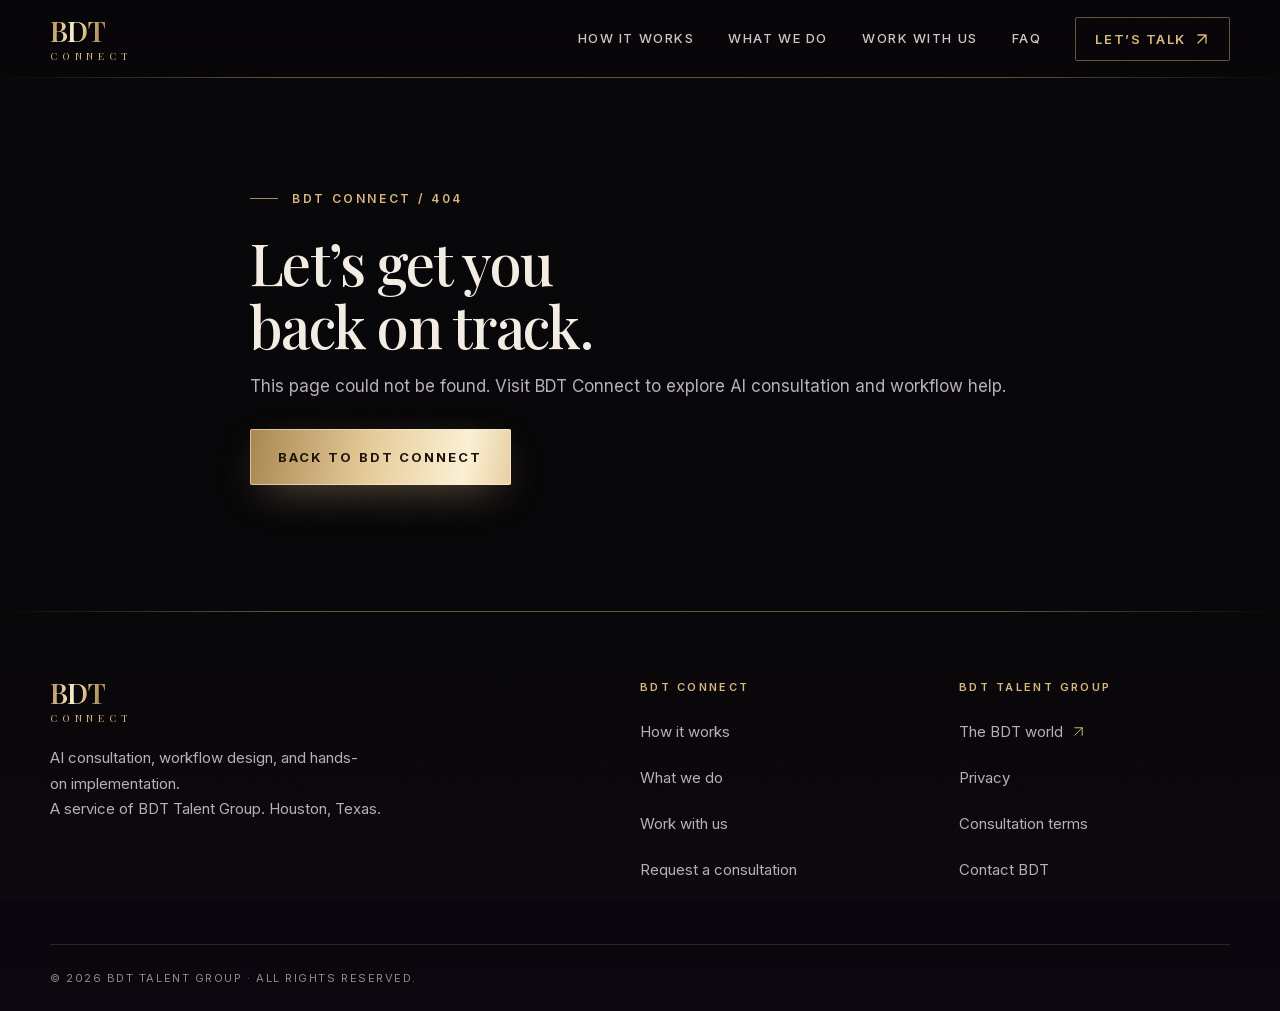
<file: connect/404/index.html>
<!DOCTYPE html>
<html lang="en">
 <head>
  <meta charset="utf-8"/>
  <meta content="width=device-width, initial-scale=1, viewport-fit=cover" name="viewport"/>
  <meta content="#09070b" name="theme-color"/>
  <title>
   Page Not Found — BDT Connect
  </title>
  <meta content="AI consultation, agent setup, and workflow automation from BDT Talent Group. Tell us what you want to make easier. We will help you find a practical next step." name="description"/>
  <link href="/connect/icon.svg" rel="icon" type="image/svg+xml"/>
  <link as="font" crossorigin="" href="/connect/fonts/playfair-latin.woff2" rel="preload" type="font/woff2"/>
  <link href="/connect/styles/noir.css?v=20261109" rel="stylesheet"/>
  <script defer="" src="/connect/scripts/consultation.js">
  </script>
  <noscript>
   <style>
    .menu-toggle{display:none}@media(max-width:760px){.nav{flex-wrap:wrap;padding-block:16px}.nav-links{display:flex;position:static;flex-wrap:wrap;padding:0;background:none;border:0;font-size:11px;gap:8px 16px}.nav-links>a{padding:5px 0}}
   </style>
  </noscript>
  <meta content="noindex" name="robots"/>
 </head>
 <body id="top">
  <a class="skip" href="#main">
   Skip to content
  </a>
  <header class="site-header">
   <nav aria-label="Main navigation" class="wrap nav">
    <a aria-label="BDT Connect home" class="wordmark" href="/connect/">
     <strong>
      BDT
     </strong>
     <span>
      CONNECT
     </span>
    </a>
    <button aria-controls="connect-nav" aria-expanded="false" class="menu-toggle" type="button"><span class="menu-label">Menu</span><svg class="icon menu-icon" aria-hidden="true" focusable="false" viewBox="0 0 24 24" fill="none" stroke="currentColor" stroke-width="1.5" stroke-linecap="round" stroke-linejoin="round"><path class="menu-upper" d="M4 7h16"/><path class="menu-lower" d="M4 17h16"/></svg></button>
    <div class="nav-links" id="connect-nav">
     <a href="/connect/#how">
      How it works
     </a>
     <a href="/connect/#service-preview">
      What we do
     </a>
     <a href="/connect/#plans">
      Work with us
     </a>
     <a href="/connect/#faq">
      FAQ
     </a>
     <a class="button outline" href="/connect/#connect-contact">
      Let’s talk
      <span aria-hidden="true">
       <svg class="icon " aria-hidden="true" focusable="false" viewBox="0 0 24 24" fill="none" stroke="currentColor" stroke-width="1.5" stroke-linecap="round" stroke-linejoin="round"><path d="M6 18 18 6M6 6h12v12"/></svg>
      </span>
     </a>
    </div>
   </nav>
  </header>
  <main class="wrap legal" id="main">
   <p class="eyebrow">
    BDT Connect / 404
   </p>
   <h1>
    Let’s get you
    <br/>
    back on track.
   </h1>
   <p>
    This page could not be found. Visit BDT Connect to explore AI consultation and workflow help.
   </p>
   <p>
    <a class="button" href="/connect/">
     Back to BDT Connect
    </a>
   </p>
  </main>
  <footer class="site-footer">
   <div class="wrap">
    <div class="footer-grid">
     <div>
      <a aria-label="BDT Connect home" class="wordmark" href="/connect/">
       <strong>
        BDT
       </strong>
       <span>
        CONNECT
       </span>
      </a>
      <p>
       AI consultation, workflow design, and hands-on implementation.
       <br/>
       A service of BDT Talent Group. Houston, Texas.
      </p>
     </div>
     <div class="footer-links">
      <span class="eyebrow">
       BDT Connect
      </span>
      <a href="/connect/#how">
       How it works
      </a>
      <a href="/connect/#service-preview">
       What we do
      </a>
      <a href="/connect/#plans">
       Work with us
      </a>
      <a href="/connect/#connect-contact">
       Request a consultation
      </a>
     </div>
     <div class="footer-links">
      <span class="eyebrow">
       BDT Talent Group
      </span>
      <a href="/">
       The BDT world <svg class="icon " aria-hidden="true" focusable="false" viewBox="0 0 24 24" fill="none" stroke="currentColor" stroke-width="1.5" stroke-linecap="round" stroke-linejoin="round"><path d="M6 18 18 6M6 6h12v12"/></svg>
      </a>
      <a href="/connect/privacy/">
       Privacy
      </a>
      <a href="/connect/terms/">
       Consultation terms
      </a>
      <a href="/connect/#connect-contact">
       Contact BDT
      </a>
     </div>
    </div>
    <div class="copyright">
     © 2026 BDT Talent Group · All rights reserved.
    </div>
   </div>
  </footer>
 </body>
</html>
</file>
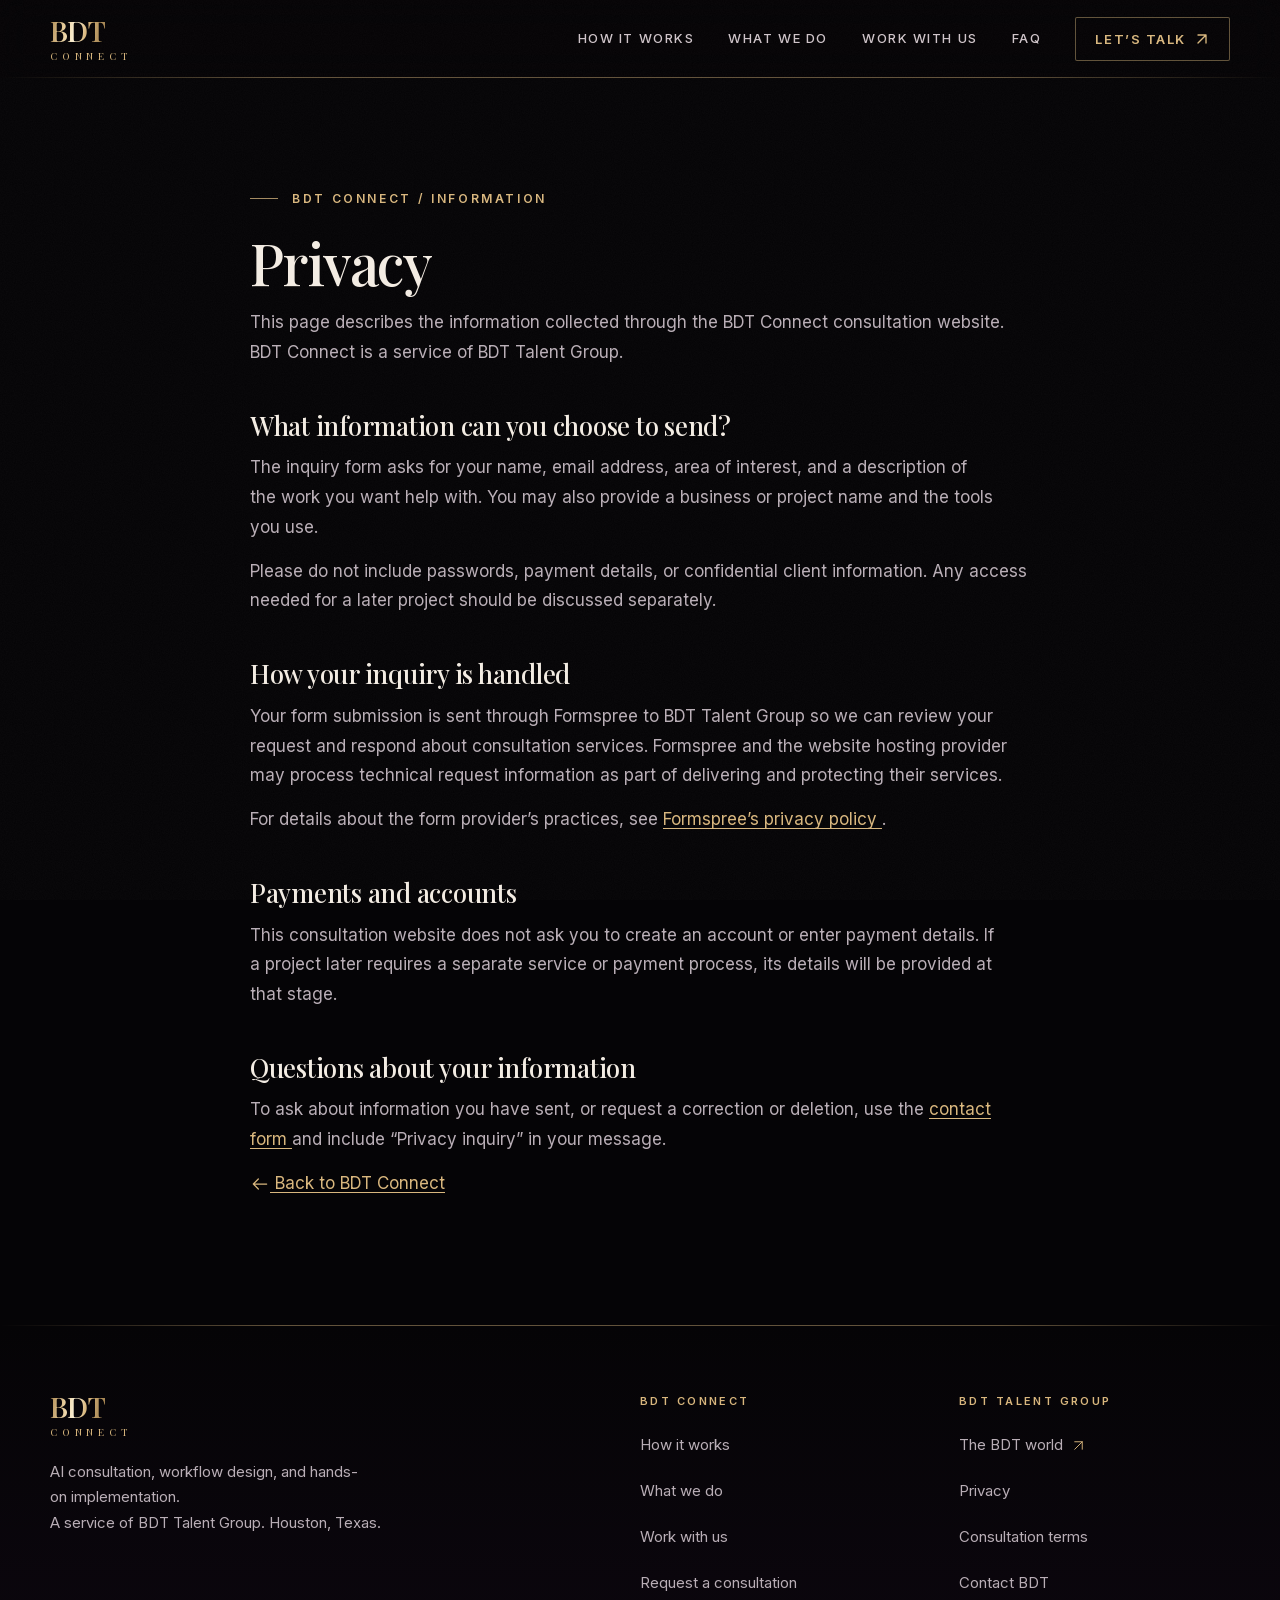
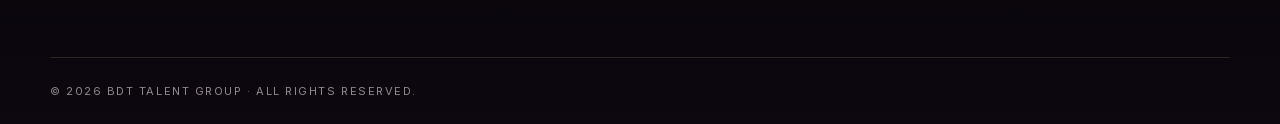
<file: connect/privacy/index.html>
<!DOCTYPE html>
<html lang="en">
 <head>
  <meta charset="utf-8"/>
  <meta content="width=device-width, initial-scale=1, viewport-fit=cover" name="viewport"/>
  <meta content="#09070b" name="theme-color"/>
  <title>
   Privacy — BDT Connect
  </title>
  <meta content="How BDT Connect handles consultation inquiries." name="description"/>
  <link href="https://bdttalentgroup.com/connect/privacy/" rel="canonical"/>
  <meta content="website" property="og:type"/>
  <meta content="Privacy — BDT Connect" property="og:title"/>
  <meta content="How BDT Connect handles consultation inquiries." property="og:description"/>
  <meta content="https://bdttalentgroup.com/connect/privacy/" property="og:url"/>
  <meta content="https://bdttalentgroup.com/connect/brand/bdt-connect-share.jpg" property="og:image"/>
  <meta content="BDT Connect — a service of BDT Talent Group" property="og:image:alt"/>
  <meta content="summary_large_image" name="twitter:card"/>
  <meta content="Privacy — BDT Connect" name="twitter:title"/>
  <meta content="How BDT Connect handles consultation inquiries." name="twitter:description"/>
  <meta content="https://bdttalentgroup.com/connect/brand/bdt-connect-share.jpg" name="twitter:image"/>
  <link href="/connect/icon.svg" rel="icon" type="image/svg+xml"/>
  <link as="font" crossorigin="" href="/connect/fonts/playfair-latin.woff2" rel="preload" type="font/woff2"/>
  <link href="/connect/styles/noir.css?v=20261109" rel="stylesheet"/>
  <script defer="" src="/connect/scripts/consultation.js">
  </script>
  <noscript>
   <style>
    .menu-toggle{display:none}@media(max-width:760px){.nav{flex-wrap:wrap;padding-block:16px}.nav-links{display:flex;position:static;flex-wrap:wrap;padding:0;background:none;border:0;font-size:11px;gap:8px 16px}.nav-links>a{padding:5px 0}}
   </style>
  </noscript>
 </head>
 <body id="top">
  <a class="skip" href="#main">
   Skip to content
  </a>
  <header class="site-header">
   <nav aria-label="Main navigation" class="wrap nav">
    <a aria-label="BDT Connect home" class="wordmark" href="/connect/">
     <strong>
      BDT
     </strong>
     <span>
      CONNECT
     </span>
    </a>
    <button aria-controls="connect-nav" aria-expanded="false" class="menu-toggle" type="button"><span class="menu-label">Menu</span><svg class="icon menu-icon" aria-hidden="true" focusable="false" viewBox="0 0 24 24" fill="none" stroke="currentColor" stroke-width="1.5" stroke-linecap="round" stroke-linejoin="round"><path class="menu-upper" d="M4 7h16"/><path class="menu-lower" d="M4 17h16"/></svg></button>
    <div class="nav-links" id="connect-nav">
     <a href="/connect/#how">
      How it works
     </a>
     <a href="/connect/#service-preview">
      What we do
     </a>
     <a href="/connect/#plans">
      Work with us
     </a>
     <a href="/connect/#faq">
      FAQ
     </a>
     <a class="button outline" href="/connect/#connect-contact">
      Let’s talk
      <span aria-hidden="true">
       <svg class="icon " aria-hidden="true" focusable="false" viewBox="0 0 24 24" fill="none" stroke="currentColor" stroke-width="1.5" stroke-linecap="round" stroke-linejoin="round"><path d="M6 18 18 6M6 6h12v12"/></svg>
      </span>
     </a>
    </div>
   </nav>
  </header>
  <main class="wrap legal" id="main">
   <p class="eyebrow">
    BDT Connect / Information
   </p>
   <h1>
    Privacy
   </h1>
   <p>
    This page describes the information collected through the BDT Connect consultation website. BDT Connect is a service of BDT Talent Group.
   </p>
   <h2>
    What information can you choose to send?
   </h2>
   <p>
    The inquiry form asks for your name, email address, area of interest, and a description of the work you want help with. You may also provide a business or project name and the tools you use.
   </p>
   <p>
    Please do not include passwords, payment details, or confidential client information. Any access needed for a later project should be discussed separately.
   </p>
   <h2>
    How your inquiry is handled
   </h2>
   <p>
    Your form submission is sent through Formspree to BDT Talent Group so we can review your request and respond about consultation services. Formspree and the website hosting provider may process technical request information as part of delivering and protecting their services.
   </p>
   <p>
    For details about the form provider’s practices, see
    <a href="https://formspree.io/legal/privacy-policy/">
     Formspree’s privacy policy
    </a>
    .
   </p>
   <h2>
    Payments and accounts
   </h2>
   <p>
    This consultation website does not ask you to create an account or enter payment details. If a project later requires a separate service or payment process, its details will be provided at that stage.
   </p>
   <h2>
    Questions about your information
   </h2>
   <p>
    To ask about information you have sent, or request a correction or deletion, use the
    <a href="/connect/#connect-contact">
     contact form
    </a>
    and include “Privacy inquiry” in your message.
   </p>
   <p>
    <a href="/connect/">
     <svg class="icon " aria-hidden="true" focusable="false" viewBox="0 0 24 24" fill="none" stroke="currentColor" stroke-width="1.5" stroke-linecap="round" stroke-linejoin="round"><path d="M20 12H4m6-6-6 6 6 6"/></svg> Back to BDT Connect
    </a>
   </p>
  </main>
  <footer class="site-footer">
   <div class="wrap">
    <div class="footer-grid">
     <div>
      <a aria-label="BDT Connect home" class="wordmark" href="/connect/">
       <strong>
        BDT
       </strong>
       <span>
        CONNECT
       </span>
      </a>
      <p>
       AI consultation, workflow design, and hands-on implementation.
       <br/>
       A service of BDT Talent Group. Houston, Texas.
      </p>
     </div>
     <div class="footer-links">
      <span class="eyebrow">
       BDT Connect
      </span>
      <a href="/connect/#how">
       How it works
      </a>
      <a href="/connect/#service-preview">
       What we do
      </a>
      <a href="/connect/#plans">
       Work with us
      </a>
      <a href="/connect/#connect-contact">
       Request a consultation
      </a>
     </div>
     <div class="footer-links">
      <span class="eyebrow">
       BDT Talent Group
      </span>
      <a href="/">
       The BDT world <svg class="icon " aria-hidden="true" focusable="false" viewBox="0 0 24 24" fill="none" stroke="currentColor" stroke-width="1.5" stroke-linecap="round" stroke-linejoin="round"><path d="M6 18 18 6M6 6h12v12"/></svg>
      </a>
      <a href="/connect/privacy/">
       Privacy
      </a>
      <a href="/connect/terms/">
       Consultation terms
      </a>
      <a href="/connect/#connect-contact">
       Contact BDT
      </a>
     </div>
    </div>
    <div class="copyright">
     © 2026 BDT Talent Group · All rights reserved.
    </div>
   </div>
  </footer>
 </body>
</html>
</file>
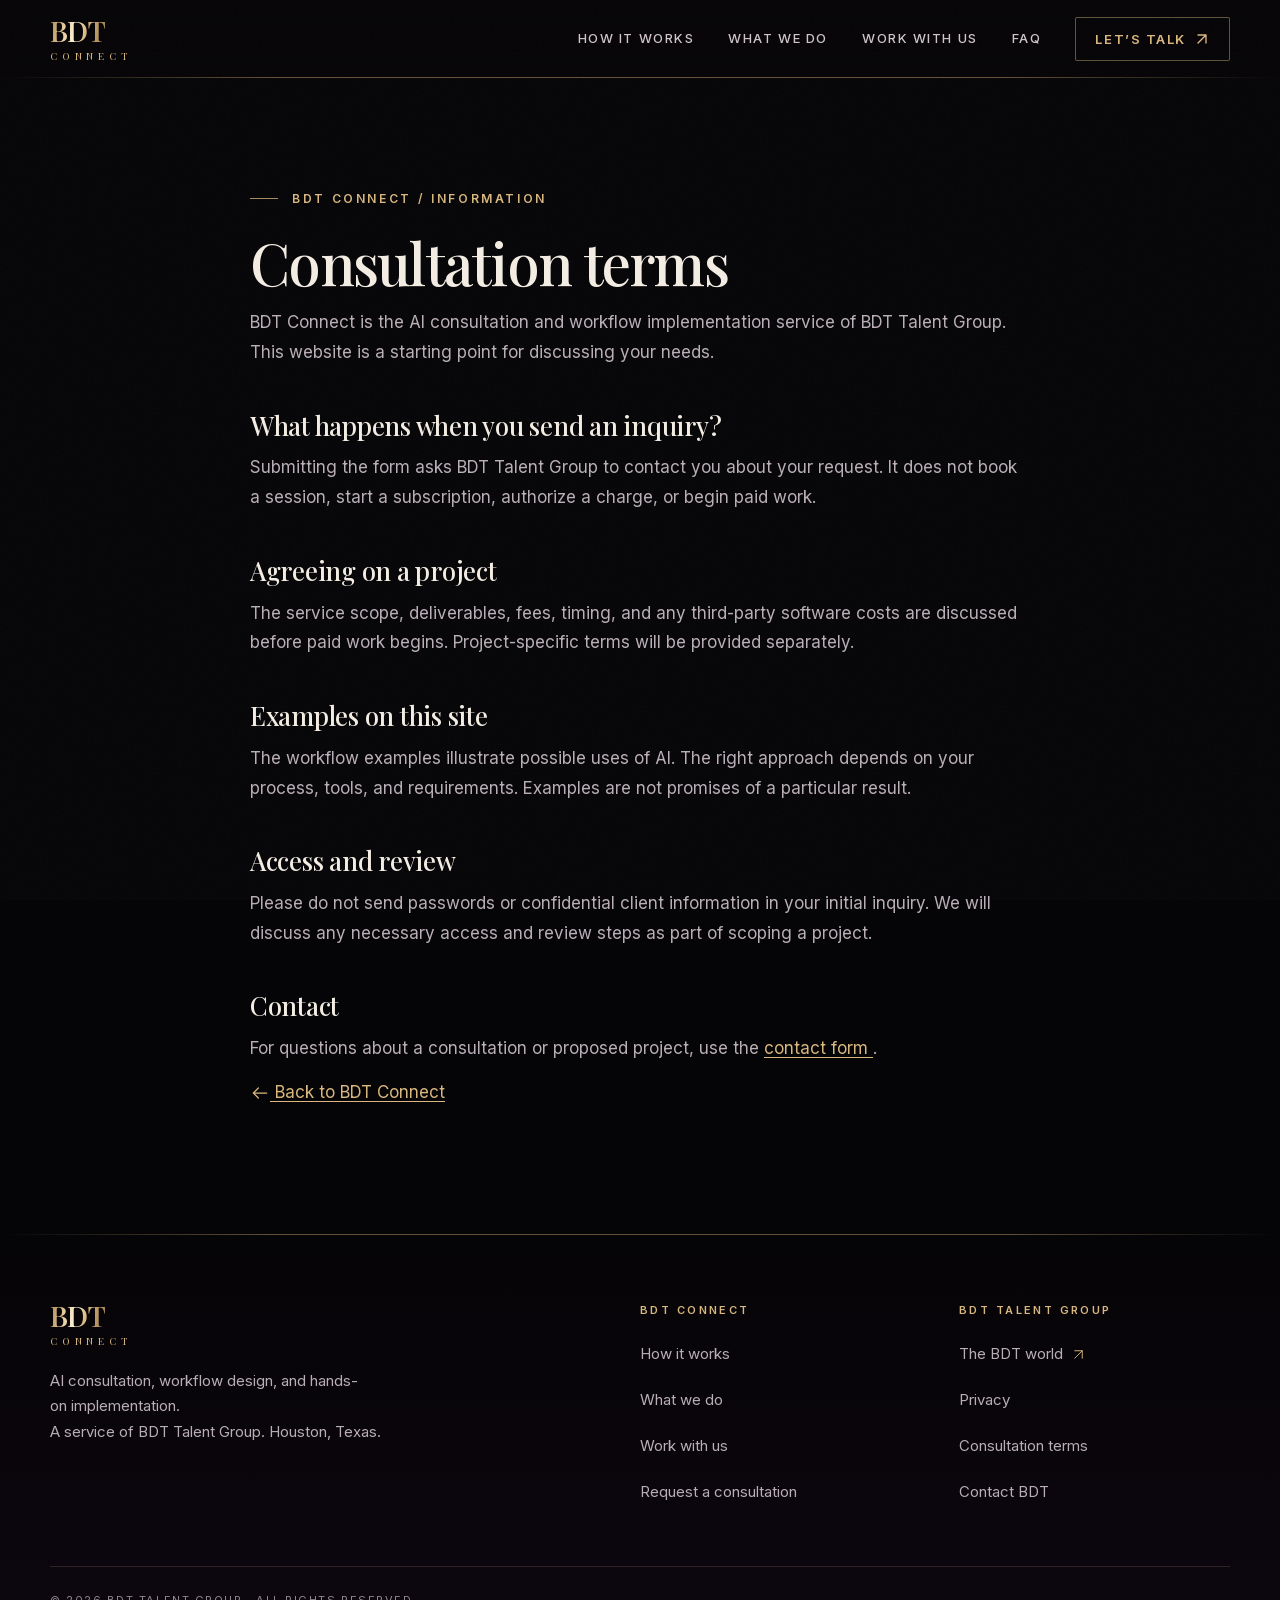
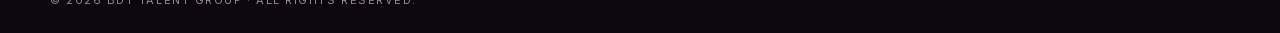
<file: connect/terms/index.html>
<!DOCTYPE html>
<html lang="en">
 <head>
  <meta charset="utf-8"/>
  <meta content="width=device-width, initial-scale=1, viewport-fit=cover" name="viewport"/>
  <meta content="#09070b" name="theme-color"/>
  <title>
   Consultation Terms — BDT Connect
  </title>
  <meta content="Information about requesting an AI consultation with BDT Talent Group." name="description"/>
  <link href="https://bdttalentgroup.com/connect/terms/" rel="canonical"/>
  <meta content="website" property="og:type"/>
  <meta content="Consultation Terms — BDT Connect" property="og:title"/>
  <meta content="Information about requesting an AI consultation with BDT Talent Group." property="og:description"/>
  <meta content="https://bdttalentgroup.com/connect/terms/" property="og:url"/>
  <meta content="https://bdttalentgroup.com/connect/brand/bdt-connect-share.jpg" property="og:image"/>
  <meta content="BDT Connect — a service of BDT Talent Group" property="og:image:alt"/>
  <meta content="summary_large_image" name="twitter:card"/>
  <meta content="Consultation Terms — BDT Connect" name="twitter:title"/>
  <meta content="Information about requesting an AI consultation with BDT Talent Group." name="twitter:description"/>
  <meta content="https://bdttalentgroup.com/connect/brand/bdt-connect-share.jpg" name="twitter:image"/>
  <link href="/connect/icon.svg" rel="icon" type="image/svg+xml"/>
  <link as="font" crossorigin="" href="/connect/fonts/playfair-latin.woff2" rel="preload" type="font/woff2"/>
  <link href="/connect/styles/noir.css?v=20261109" rel="stylesheet"/>
  <script defer="" src="/connect/scripts/consultation.js">
  </script>
  <noscript>
   <style>
    .menu-toggle{display:none}@media(max-width:760px){.nav{flex-wrap:wrap;padding-block:16px}.nav-links{display:flex;position:static;flex-wrap:wrap;padding:0;background:none;border:0;font-size:11px;gap:8px 16px}.nav-links>a{padding:5px 0}}
   </style>
  </noscript>
 </head>
 <body id="top">
  <a class="skip" href="#main">
   Skip to content
  </a>
  <header class="site-header">
   <nav aria-label="Main navigation" class="wrap nav">
    <a aria-label="BDT Connect home" class="wordmark" href="/connect/">
     <strong>
      BDT
     </strong>
     <span>
      CONNECT
     </span>
    </a>
    <button aria-controls="connect-nav" aria-expanded="false" class="menu-toggle" type="button"><span class="menu-label">Menu</span><svg class="icon menu-icon" aria-hidden="true" focusable="false" viewBox="0 0 24 24" fill="none" stroke="currentColor" stroke-width="1.5" stroke-linecap="round" stroke-linejoin="round"><path class="menu-upper" d="M4 7h16"/><path class="menu-lower" d="M4 17h16"/></svg></button>
    <div class="nav-links" id="connect-nav">
     <a href="/connect/#how">
      How it works
     </a>
     <a href="/connect/#service-preview">
      What we do
     </a>
     <a href="/connect/#plans">
      Work with us
     </a>
     <a href="/connect/#faq">
      FAQ
     </a>
     <a class="button outline" href="/connect/#connect-contact">
      Let’s talk
      <span aria-hidden="true">
       <svg class="icon " aria-hidden="true" focusable="false" viewBox="0 0 24 24" fill="none" stroke="currentColor" stroke-width="1.5" stroke-linecap="round" stroke-linejoin="round"><path d="M6 18 18 6M6 6h12v12"/></svg>
      </span>
     </a>
    </div>
   </nav>
  </header>
  <main class="wrap legal" id="main">
   <p class="eyebrow">
    BDT Connect / Information
   </p>
   <h1>
    Consultation terms
   </h1>
   <p>
    BDT Connect is the AI consultation and workflow implementation service of BDT Talent Group. This website is a starting point for discussing your needs.
   </p>
   <h2>
    What happens when you send an inquiry?
   </h2>
   <p>
    Submitting the form asks BDT Talent Group to contact you about your request. It does not book a session, start a subscription, authorize a charge, or begin paid work.
   </p>
   <h2>
    Agreeing on a project
   </h2>
   <p>
    The service scope, deliverables, fees, timing, and any third-party software costs are discussed before paid work begins. Project-specific terms will be provided separately.
   </p>
   <h2>
    Examples on this site
   </h2>
   <p>
    The workflow examples illustrate possible uses of AI. The right approach depends on your process, tools, and requirements. Examples are not promises of a particular result.
   </p>
   <h2>
    Access and review
   </h2>
   <p>
    Please do not send passwords or confidential client information in your initial inquiry. We will discuss any necessary access and review steps as part of scoping a project.
   </p>
   <h2>
    Contact
   </h2>
   <p>
    For questions about a consultation or proposed project, use the
    <a href="/connect/#connect-contact">
     contact form
    </a>
    .
   </p>
   <p>
    <a href="/connect/">
     <svg class="icon " aria-hidden="true" focusable="false" viewBox="0 0 24 24" fill="none" stroke="currentColor" stroke-width="1.5" stroke-linecap="round" stroke-linejoin="round"><path d="M20 12H4m6-6-6 6 6 6"/></svg> Back to BDT Connect
    </a>
   </p>
  </main>
  <footer class="site-footer">
   <div class="wrap">
    <div class="footer-grid">
     <div>
      <a aria-label="BDT Connect home" class="wordmark" href="/connect/">
       <strong>
        BDT
       </strong>
       <span>
        CONNECT
       </span>
      </a>
      <p>
       AI consultation, workflow design, and hands-on implementation.
       <br/>
       A service of BDT Talent Group. Houston, Texas.
      </p>
     </div>
     <div class="footer-links">
      <span class="eyebrow">
       BDT Connect
      </span>
      <a href="/connect/#how">
       How it works
      </a>
      <a href="/connect/#service-preview">
       What we do
      </a>
      <a href="/connect/#plans">
       Work with us
      </a>
      <a href="/connect/#connect-contact">
       Request a consultation
      </a>
     </div>
     <div class="footer-links">
      <span class="eyebrow">
       BDT Talent Group
      </span>
      <a href="/">
       The BDT world <svg class="icon " aria-hidden="true" focusable="false" viewBox="0 0 24 24" fill="none" stroke="currentColor" stroke-width="1.5" stroke-linecap="round" stroke-linejoin="round"><path d="M6 18 18 6M6 6h12v12"/></svg>
      </a>
      <a href="/connect/privacy/">
       Privacy
      </a>
      <a href="/connect/terms/">
       Consultation terms
      </a>
      <a href="/connect/#connect-contact">
       Contact BDT
      </a>
     </div>
    </div>
    <div class="copyright">
     © 2026 BDT Talent Group · All rights reserved.
    </div>
   </div>
  </footer>
 </body>
</html>
</file>
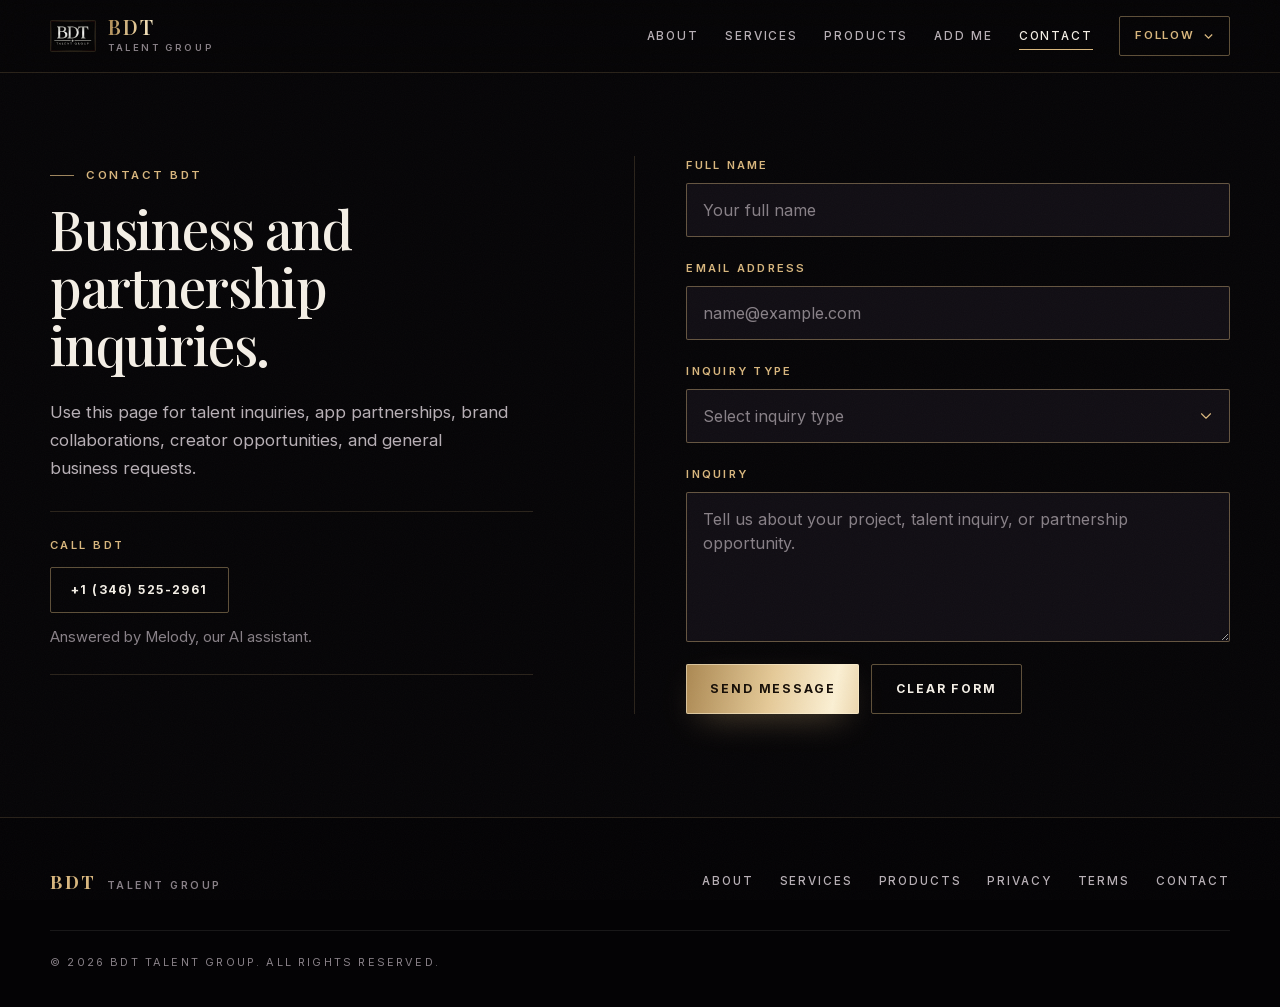
<file: contact.html>
<!DOCTYPE html>
<html lang="en">
<head>
  <meta charset="UTF-8" />
  <meta name="viewport" content="width=device-width, initial-scale=1.0" />
  <title>Contact | BDT Talent Group</title>
  <meta name="description" content="Contact BDT Talent Group for talent inquiries, app partnerships, creator collaborations, and business opportunities." />
  <meta name="robots" content="index, follow" />
  <meta name="theme-color" content="#060507" />
  <meta name="p:domain_verify" content="59d4fa2d8587a58c04c51d69b81452a5" />
  <link rel="canonical" href="https://bdttalentgroup.com/contact.html" />
  <meta property="og:type" content="website" />
  <meta property="og:title" content="Contact | BDT Talent Group" />
  <meta property="og:description" content="Contact BDT Talent Group for talent inquiries, app partnerships, creator collaborations, and business opportunities." />
  <meta property="og:url" content="https://bdttalentgroup.com/contact.html" />
  <meta property="og:site_name" content="BDT Talent Group" />
  <meta property="og:image" content="https://bdttalentgroup.com/assets/bdt-social-share.webp" />
  <meta property="og:image:width" content="1200" />
  <meta property="og:image:height" content="630" />
  <meta property="og:image:type" content="image/webp" />
  <meta property="og:image:alt" content="BDT Talent Group — Digital products, brand systems, and practical AI workflows" />
  <meta name="twitter:card" content="summary_large_image" />
  <meta name="twitter:title" content="Contact | BDT Talent Group" />
  <meta name="twitter:description" content="Contact BDT Talent Group for talent inquiries, app partnerships, creator collaborations, and business opportunities." />
  <meta name="twitter:image" content="https://bdttalentgroup.com/assets/bdt-social-share.webp" />
  <meta name="twitter:image:alt" content="BDT Talent Group — Digital products, brand systems, and practical AI workflows" />
  <link rel="icon" href="./assets/favicon.ico" sizes="any" />
  <link rel="icon" type="image/svg+xml" href="./assets/favicon.svg" />
  <link rel="icon" type="image/png" sizes="32x32" href="./assets/favicon-32x32.png" />
  <link rel="icon" type="image/png" sizes="16x16" href="./assets/favicon-16x16.png" />
  <link rel="apple-touch-icon" sizes="180x180" href="./assets/apple-touch-icon.png" />
  <link rel="stylesheet" href="./assets/site.css?v=20261121-noir" />
  <script type="application/ld+json">
  {
    "@context": "https://schema.org",
    "@type": "Organization",
    "@id": "https://bdttalentgroup.com/#organization",
    "name": "BDT Talent Group",
    "url": "https://bdttalentgroup.com/",
    "contactPoint": {
      "@type": "ContactPoint",
      "telephone": "+1-346-525-2961",
      "contactType": "customer service"
    }
  }
  </script>
</head>
<body>
  <a class="skip-link" href="#main">Skip to content</a>

  <header class="site-header">
    <nav class="nav-shell" aria-label="Primary navigation">
      <a class="brand-mark" href="./index.html#top" aria-label="BDT Talent Group home">
        <span class="brand-monogram" aria-hidden="true">
          <img src="./assets/bdt-logo.jpeg" alt="" width="1200" height="804" decoding="async" />
        </span>
        <span class="brand-wordmark">
          <strong>BDT</strong>
          <small>Talent Group</small>
        </span>
      </a>

      <button class="menu-toggle" type="button" aria-expanded="false" aria-controls="primary-menu">
        <span class="menu-bars" aria-hidden="true"><span></span><span></span><span></span></span>
        <span class="menu-toggle-label">Menu</span>
      </button>

      <div class="nav-links" id="primary-menu">
        <a href="./index.html#about">About</a>
        <a href="./index.html#services">Services</a>
        <a href="./index.html#products">Products</a>
        <a href="./add-me/">Add Me</a>
        <a href="./contact.html" aria-current="page">Contact</a>

        <div class="social-drawer-wrap">
          <button class="social-toggle" type="button" aria-expanded="false" aria-controls="social-links">
            <span>Follow</span>
            <svg class="chevron" viewBox="0 0 12 12" aria-hidden="true"><path d="M2.5 4.25 6 7.75l3.5-3.5" fill="none" stroke="currentColor" stroke-width="1.4" stroke-linecap="square"/></svg>
          </button>

          <div class="menu-socials" id="social-links" role="group" aria-label="Social links" hidden>
            <p class="menu-social-title">Social Media Links</p>
            <a href="https://x.com/BDTTalentGroup" target="_blank" rel="noopener noreferrer" aria-label="BDT Talent Group on X">
              <svg class="social-icon" aria-hidden="true" focusable="false"><use href="./assets/icons/social-icons.svg#icon-x"></use></svg>
              <span>X</span>
            </a>
            <a href="https://bsky.app/profile/bdttalentgroup.bsky.social" target="_blank" rel="noopener noreferrer" aria-label="BDT Talent Group on Bluesky">
              <svg class="social-icon" aria-hidden="true" focusable="false"><use href="./assets/icons/social-icons.svg#icon-bluesky"></use></svg>
              <span>Bluesky</span>
            </a>
            <a href="https://www.tiktok.com/@bdttalentgroup" target="_blank" rel="noopener noreferrer" aria-label="BDT Talent Group on TikTok">
              <svg class="social-icon" aria-hidden="true" focusable="false"><use href="./assets/icons/social-icons.svg#icon-tiktok"></use></svg>
              <span>TikTok</span>
            </a>
            <a href="https://www.instagram.com/bdttalentgroup/" target="_blank" rel="noopener noreferrer" aria-label="BDT Talent Group on Instagram">
              <svg class="social-icon" aria-hidden="true" focusable="false"><use href="./assets/icons/social-icons.svg#icon-instagram"></use></svg>
              <span>Instagram</span>
            </a>
            <a href="https://www.threads.com/@bdttalentgroup" target="_blank" rel="noopener noreferrer" aria-label="BDT Talent Group on Threads">
              <svg class="social-icon" aria-hidden="true" focusable="false"><use href="./assets/icons/social-icons.svg#icon-threads"></use></svg>
              <span>Threads</span>
            </a>
            <a href="https://discord.com/channels/1495100240242413679/1495100241240785060" target="_blank" rel="noopener noreferrer" aria-label="Join BDT Talent Group on Discord">
              <svg class="social-icon" aria-hidden="true" focusable="false"><use href="./assets/icons/social-icons.svg#icon-discord"></use></svg>
              <span>Discord</span>
            </a>
            <a href="https://www.facebook.com/profile.php?id=61576643010008" target="_blank" rel="noopener noreferrer" aria-label="BDT Talent Group on Facebook">
              <svg class="social-icon" aria-hidden="true" focusable="false"><use href="./assets/icons/social-icons.svg#icon-facebook"></use></svg>
              <span>Facebook</span>
            </a>
            <a href="https://www.linkedin.com/in/isaac-tran-8668033ba/" target="_blank" rel="noopener noreferrer" aria-label="BDT Talent Group on LinkedIn">
              <svg class="social-icon" aria-hidden="true" focusable="false"><use href="./assets/icons/social-icons.svg#icon-linkedin"></use></svg>
              <span>LinkedIn</span>
            </a>
            <a href="https://snapchat.com/add/BDTTalentGroup" target="_blank" rel="noopener noreferrer" aria-label="BDT Talent Group on Snapchat">
              <svg class="social-icon" aria-hidden="true" focusable="false"><use href="./assets/icons/social-icons.svg#icon-snapchat"></use></svg>
              <span>Snapchat</span>
            </a>
            <a href="https://www.reddit.com/u/BDTTalentGroup" target="_blank" rel="noopener noreferrer" aria-label="BDT Talent Group on Reddit">
              <svg class="social-icon" aria-hidden="true" focusable="false"><use href="./assets/icons/social-icons.svg#icon-reddit"></use></svg>
              <span>Reddit</span>
            </a>
            <a href="https://www.pinterest.com/bdttalentgroup/" target="_blank" rel="noopener noreferrer" aria-label="BDT Talent Group on Pinterest">
              <svg class="social-icon" aria-hidden="true" focusable="false"><use href="./assets/icons/social-icons.svg#icon-pinterest"></use></svg>
              <span>Pinterest</span>
            </a>
            <a href="https://bdttalentgroup.substack.com/" target="_blank" rel="noopener noreferrer" aria-label="BDT Talent Group on Substack">
              <svg class="social-icon" aria-hidden="true" focusable="false"><use href="./assets/icons/social-icons.svg#icon-substack"></use></svg>
              <span>Substack</span>
            </a>
            <a href="https://medium.com/@bdttalentgroup" target="_blank" rel="noopener noreferrer" aria-label="BDT Talent Group on Medium">
              <svg class="social-icon" aria-hidden="true" focusable="false"><use href="./assets/icons/social-icons.svg#icon-medium"></use></svg>
              <span>Medium</span>
            </a>
            <a href="https://www.youtube.com/channel/UCxnQAWrGGaYikuy-N4YCTNQ" target="_blank" rel="noopener noreferrer" aria-label="BDT Talent Group on YouTube">
              <svg class="social-icon" aria-hidden="true" focusable="false"><use href="./assets/icons/social-icons.svg#icon-youtube"></use></svg>
              <span>YouTube</span>
            </a>
          </div>
        </div>
      </div>
    </nav>
  </header>

  <main id="main" class="band band-first">
    <div class="wrap contact-spread">
      <div class="contact-info">
        <p class="eyebrow">Contact BDT</p>
        <h1 id="contact-title">Business and partnership inquiries.</h1>
        <p>
          Use this page for talent inquiries, app partnerships, brand collaborations, creator opportunities, and general business requests.
        </p>

        <div class="contact-direct">
          <p class="direct-label">Call BDT</p>
          <a class="button button-secondary phone-button" href="tel:+13465252961">+1 (346) 525-2961</a>
          <p class="melody-note">Answered by Melody, our AI assistant.</p>
        </div>
      </div>

      <form class="contact-form" action="https://formspree.io/f/mojykkbw" method="POST">
        <input type="hidden" name="_subject" value="BDT Talent Group website inquiry" />
        <label class="hidden-field" aria-hidden="true">
          Company Name
          <input type="text" name="_gotcha" tabindex="-1" autocomplete="off" aria-hidden="true" />
        </label>
        <label>
          <span>Full Name</span>
          <input type="text" name="fullName" autocomplete="name" placeholder="Your full name" maxlength="120" required />
        </label>
        <label>
          <span>Email Address</span>
          <input type="email" name="email" autocomplete="email" placeholder="name@example.com" maxlength="254" required />
        </label>
        <label>
          <span>Inquiry Type</span>
          <select name="inquiryType" autocomplete="off" required>
            <option value="" selected disabled>Select inquiry type</option>
            <option value="bdt-enterprises">BDT Enterprises</option>
            <option value="bdt-productions">BDT Productions</option>
            <option value="bdt-tech">BDT Tech</option>
            <option value="talent-strategy">Talent Strategy</option>
            <option value="creator-partnerships">Creator Partnerships</option>
            <option value="digital-product-development">Digital Product Development</option>
            <option value="ai-powered-operations">AI-Powered Operations</option>
            <option value="brand-growth">Brand Growth</option>
            <option value="media-press">Media / Press</option>
            <option value="general-business">General Business</option>
          </select>
        </label>
        <label>
          <span>Inquiry</span>
          <textarea name="message" rows="5" placeholder="Tell us about your project, talent inquiry, or partnership opportunity." maxlength="5000" required></textarea>
        </label>
        <div class="form-actions">
          <button class="button button-primary" type="submit">Send Message</button>
          <button class="button button-secondary" type="reset">Clear Form</button>
        </div>
      </form>
    </div>
  </main>

  <footer class="site-footer">
    <div class="wrap footer-inner">
      <div class="footer-brand">
        <strong>BDT</strong>
        <span>Talent Group</span>
      </div>
      <nav class="footer-links" aria-label="Footer navigation">
        <a href="./index.html#about">About</a>
        <a href="./index.html#services">Services</a>
        <a href="./index.html#products">Products</a>
        <a href="./privacy.html">Privacy</a>
        <a href="./terms.html">Terms</a>
        <a href="./contact.html">Contact</a>
      </nav>
    </div>
    <div class="wrap footer-bottom">
      <p class="legal-line">&copy; <span id="current-year">2026</span> BDT Talent Group. All rights reserved.</p>
    </div>
  </footer>

  <script src="./assets/form-handler.js?v=20261121-noir" defer></script>
  <script src="./assets/site.js?v=20261121-noir" defer></script>
</body>
</html>
</file>
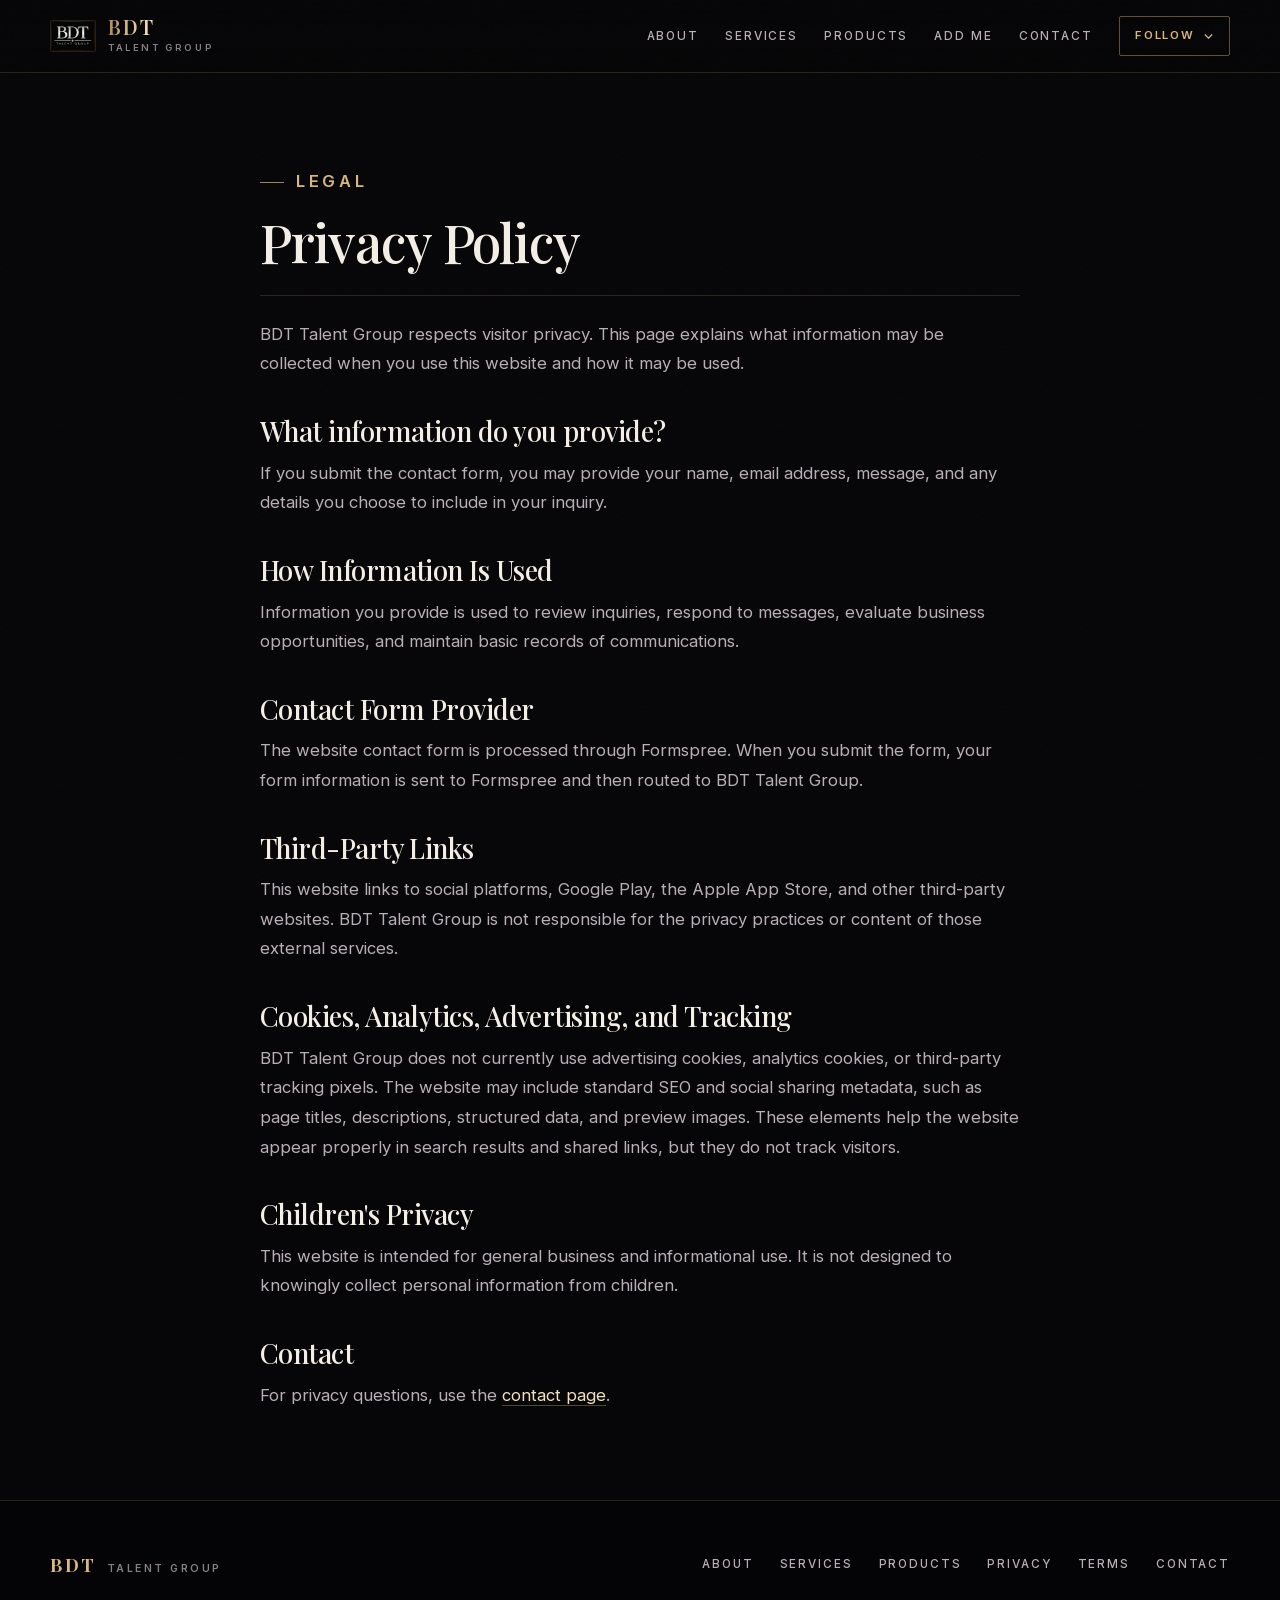
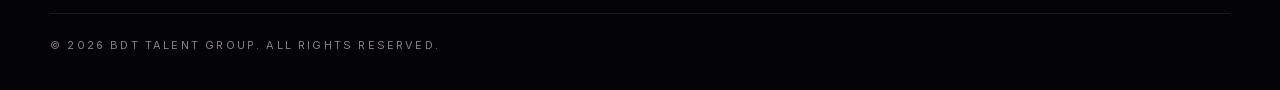
<file: privacy.html>
<!DOCTYPE html>
<html lang="en">
<head>
  <meta charset="UTF-8" />
  <meta name="viewport" content="width=device-width, initial-scale=1.0" />
  <title>Privacy Policy | BDT Talent Group</title>
  <meta name="description" content="Privacy Policy for BDT Talent Group, including contact form and third-party link disclosures." />
  <meta name="robots" content="index, follow" />
  <meta name="theme-color" content="#060507" />
  <meta name="p:domain_verify" content="59d4fa2d8587a58c04c51d69b81452a5" />
  <link rel="canonical" href="https://bdttalentgroup.com/privacy.html" />
  <meta property="og:type" content="website" />
  <meta property="og:title" content="Privacy Policy | BDT Talent Group" />
  <meta property="og:description" content="Privacy Policy for BDT Talent Group, including contact form and third-party link disclosures." />
  <meta property="og:url" content="https://bdttalentgroup.com/privacy.html" />
  <meta property="og:site_name" content="BDT Talent Group" />
  <meta property="og:image" content="https://bdttalentgroup.com/assets/bdt-social-share.webp" />
  <meta property="og:image:width" content="1200" />
  <meta property="og:image:height" content="630" />
  <meta property="og:image:type" content="image/webp" />
  <meta property="og:image:alt" content="BDT Talent Group — Digital products, brand systems, and practical AI workflows" />
  <meta name="twitter:card" content="summary_large_image" />
  <meta name="twitter:title" content="Privacy Policy | BDT Talent Group" />
  <meta name="twitter:description" content="Privacy Policy for BDT Talent Group, including contact form and third-party link disclosures." />
  <meta name="twitter:image" content="https://bdttalentgroup.com/assets/bdt-social-share.webp" />
  <meta name="twitter:image:alt" content="BDT Talent Group — Digital products, brand systems, and practical AI workflows" />
  <link rel="icon" href="./assets/favicon.ico" sizes="any" />
  <link rel="icon" type="image/svg+xml" href="./assets/favicon.svg" />
  <link rel="icon" type="image/png" sizes="32x32" href="./assets/favicon-32x32.png" />
  <link rel="icon" type="image/png" sizes="16x16" href="./assets/favicon-16x16.png" />
  <link rel="apple-touch-icon" sizes="180x180" href="./assets/apple-touch-icon.png" />
  <link rel="stylesheet" href="./assets/site.css?v=20261121-noir" />
</head>
<body>
  <a class="skip-link" href="#main">Skip to content</a>

  <header class="site-header">
    <nav class="nav-shell" aria-label="Primary navigation">
      <a class="brand-mark" href="./index.html#top" aria-label="BDT Talent Group home">
        <span class="brand-monogram" aria-hidden="true">
          <img src="./assets/bdt-logo.jpeg" alt="" width="1200" height="804" decoding="async" />
        </span>
        <span class="brand-wordmark">
          <strong>BDT</strong>
          <small>Talent Group</small>
        </span>
      </a>

      <button class="menu-toggle" type="button" aria-expanded="false" aria-controls="primary-menu">
        <span class="menu-bars" aria-hidden="true"><span></span><span></span><span></span></span>
        <span class="menu-toggle-label">Menu</span>
      </button>

      <div class="nav-links" id="primary-menu">
        <a href="./index.html#about">About</a>
        <a href="./index.html#services">Services</a>
        <a href="./index.html#products">Products</a>
        <a href="./add-me/">Add Me</a>
        <a href="./contact.html">Contact</a>

        <div class="social-drawer-wrap">
          <button class="social-toggle" type="button" aria-expanded="false" aria-controls="social-links">
            <span>Follow</span>
            <svg class="chevron" viewBox="0 0 12 12" aria-hidden="true"><path d="M2.5 4.25 6 7.75l3.5-3.5" fill="none" stroke="currentColor" stroke-width="1.4" stroke-linecap="square"/></svg>
          </button>

          <div class="menu-socials" id="social-links" role="group" aria-label="Social links" hidden>
            <p class="menu-social-title">Social Media Links</p>
            <a href="https://x.com/BDTTalentGroup" target="_blank" rel="noopener noreferrer" aria-label="BDT Talent Group on X">
              <svg class="social-icon" aria-hidden="true" focusable="false"><use href="./assets/icons/social-icons.svg#icon-x"></use></svg>
              <span>X</span>
            </a>
            <a href="https://bsky.app/profile/bdttalentgroup.bsky.social" target="_blank" rel="noopener noreferrer" aria-label="BDT Talent Group on Bluesky">
              <svg class="social-icon" aria-hidden="true" focusable="false"><use href="./assets/icons/social-icons.svg#icon-bluesky"></use></svg>
              <span>Bluesky</span>
            </a>
            <a href="https://www.tiktok.com/@bdttalentgroup" target="_blank" rel="noopener noreferrer" aria-label="BDT Talent Group on TikTok">
              <svg class="social-icon" aria-hidden="true" focusable="false"><use href="./assets/icons/social-icons.svg#icon-tiktok"></use></svg>
              <span>TikTok</span>
            </a>
            <a href="https://www.instagram.com/bdttalentgroup/" target="_blank" rel="noopener noreferrer" aria-label="BDT Talent Group on Instagram">
              <svg class="social-icon" aria-hidden="true" focusable="false"><use href="./assets/icons/social-icons.svg#icon-instagram"></use></svg>
              <span>Instagram</span>
            </a>
            <a href="https://www.threads.com/@bdttalentgroup" target="_blank" rel="noopener noreferrer" aria-label="BDT Talent Group on Threads">
              <svg class="social-icon" aria-hidden="true" focusable="false"><use href="./assets/icons/social-icons.svg#icon-threads"></use></svg>
              <span>Threads</span>
            </a>
            <a href="https://discord.com/channels/1495100240242413679/1495100241240785060" target="_blank" rel="noopener noreferrer" aria-label="Join BDT Talent Group on Discord">
              <svg class="social-icon" aria-hidden="true" focusable="false"><use href="./assets/icons/social-icons.svg#icon-discord"></use></svg>
              <span>Discord</span>
            </a>
            <a href="https://www.facebook.com/profile.php?id=61576643010008" target="_blank" rel="noopener noreferrer" aria-label="BDT Talent Group on Facebook">
              <svg class="social-icon" aria-hidden="true" focusable="false"><use href="./assets/icons/social-icons.svg#icon-facebook"></use></svg>
              <span>Facebook</span>
            </a>
            <a href="https://www.linkedin.com/in/isaac-tran-8668033ba/" target="_blank" rel="noopener noreferrer" aria-label="BDT Talent Group on LinkedIn">
              <svg class="social-icon" aria-hidden="true" focusable="false"><use href="./assets/icons/social-icons.svg#icon-linkedin"></use></svg>
              <span>LinkedIn</span>
            </a>
            <a href="https://snapchat.com/add/BDTTalentGroup" target="_blank" rel="noopener noreferrer" aria-label="BDT Talent Group on Snapchat">
              <svg class="social-icon" aria-hidden="true" focusable="false"><use href="./assets/icons/social-icons.svg#icon-snapchat"></use></svg>
              <span>Snapchat</span>
            </a>
            <a href="https://www.reddit.com/u/BDTTalentGroup" target="_blank" rel="noopener noreferrer" aria-label="BDT Talent Group on Reddit">
              <svg class="social-icon" aria-hidden="true" focusable="false"><use href="./assets/icons/social-icons.svg#icon-reddit"></use></svg>
              <span>Reddit</span>
            </a>
            <a href="https://www.pinterest.com/bdttalentgroup/" target="_blank" rel="noopener noreferrer" aria-label="BDT Talent Group on Pinterest">
              <svg class="social-icon" aria-hidden="true" focusable="false"><use href="./assets/icons/social-icons.svg#icon-pinterest"></use></svg>
              <span>Pinterest</span>
            </a>
            <a href="https://bdttalentgroup.substack.com/" target="_blank" rel="noopener noreferrer" aria-label="BDT Talent Group on Substack">
              <svg class="social-icon" aria-hidden="true" focusable="false"><use href="./assets/icons/social-icons.svg#icon-substack"></use></svg>
              <span>Substack</span>
            </a>
            <a href="https://medium.com/@bdttalentgroup" target="_blank" rel="noopener noreferrer" aria-label="BDT Talent Group on Medium">
              <svg class="social-icon" aria-hidden="true" focusable="false"><use href="./assets/icons/social-icons.svg#icon-medium"></use></svg>
              <span>Medium</span>
            </a>
            <a href="https://www.youtube.com/channel/UCxnQAWrGGaYikuy-N4YCTNQ" target="_blank" rel="noopener noreferrer" aria-label="BDT Talent Group on YouTube">
              <svg class="social-icon" aria-hidden="true" focusable="false"><use href="./assets/icons/social-icons.svg#icon-youtube"></use></svg>
              <span>YouTube</span>
            </a>
          </div>
        </div>
      </div>
    </nav>
  </header>

  <main id="main" class="legal-page">
    <p class="eyebrow">Legal</p>
    <h1>Privacy Policy</h1>

    <p>
      BDT Talent Group respects visitor privacy. This page explains what information may be collected when you use this website and how it may be used.
    </p>

    <h2>What information do you provide?</h2>
    <p>
      If you submit the contact form, you may provide your name, email address, message, and any details you choose to include in your inquiry.
    </p>

    <h2>How Information Is Used</h2>
    <p>
      Information you provide is used to review inquiries, respond to messages, evaluate business opportunities, and maintain basic records of communications.
    </p>

    <h2>Contact Form Provider</h2>
    <p>
      The website contact form is processed through Formspree. When you submit the form, your form information is sent to Formspree and then routed to BDT Talent Group.
    </p>

    <h2>Third-Party Links</h2>
    <p>
      This website links to social platforms, Google Play, the Apple App Store, and other third-party websites. BDT Talent Group is not responsible for the privacy practices or content of those external services.
    </p>

    <h2>Cookies, Analytics, Advertising, and Tracking</h2>
    <p>
      BDT Talent Group does not currently use advertising cookies, analytics cookies, or third-party tracking pixels. The website may include standard SEO and social sharing metadata, such as page titles, descriptions, structured data, and preview images. These elements help the website appear properly in search results and shared links, but they do not track visitors.
    </p>

    <h2>Children's Privacy</h2>
    <p>
      This website is intended for general business and informational use. It is not designed to knowingly collect personal information from children.
    </p>

    <h2>Contact</h2>
    <p>
      For privacy questions, use the <a href="./contact.html">contact page</a>.
    </p>
  </main>

  <footer class="site-footer">
    <div class="wrap footer-inner">
      <div class="footer-brand">
        <strong>BDT</strong>
        <span>Talent Group</span>
      </div>
      <nav class="footer-links" aria-label="Footer navigation">
        <a href="./index.html#about">About</a>
        <a href="./index.html#services">Services</a>
        <a href="./index.html#products">Products</a>
        <a href="./privacy.html">Privacy</a>
        <a href="./terms.html">Terms</a>
        <a href="./contact.html">Contact</a>
      </nav>
    </div>
    <div class="wrap footer-bottom">
      <p class="legal-line">&copy; <span id="current-year">2026</span> BDT Talent Group. All rights reserved.</p>
    </div>
  </footer>

  <script src="./assets/site.js?v=20261121-noir" defer></script>
</body>
</html>
</file>
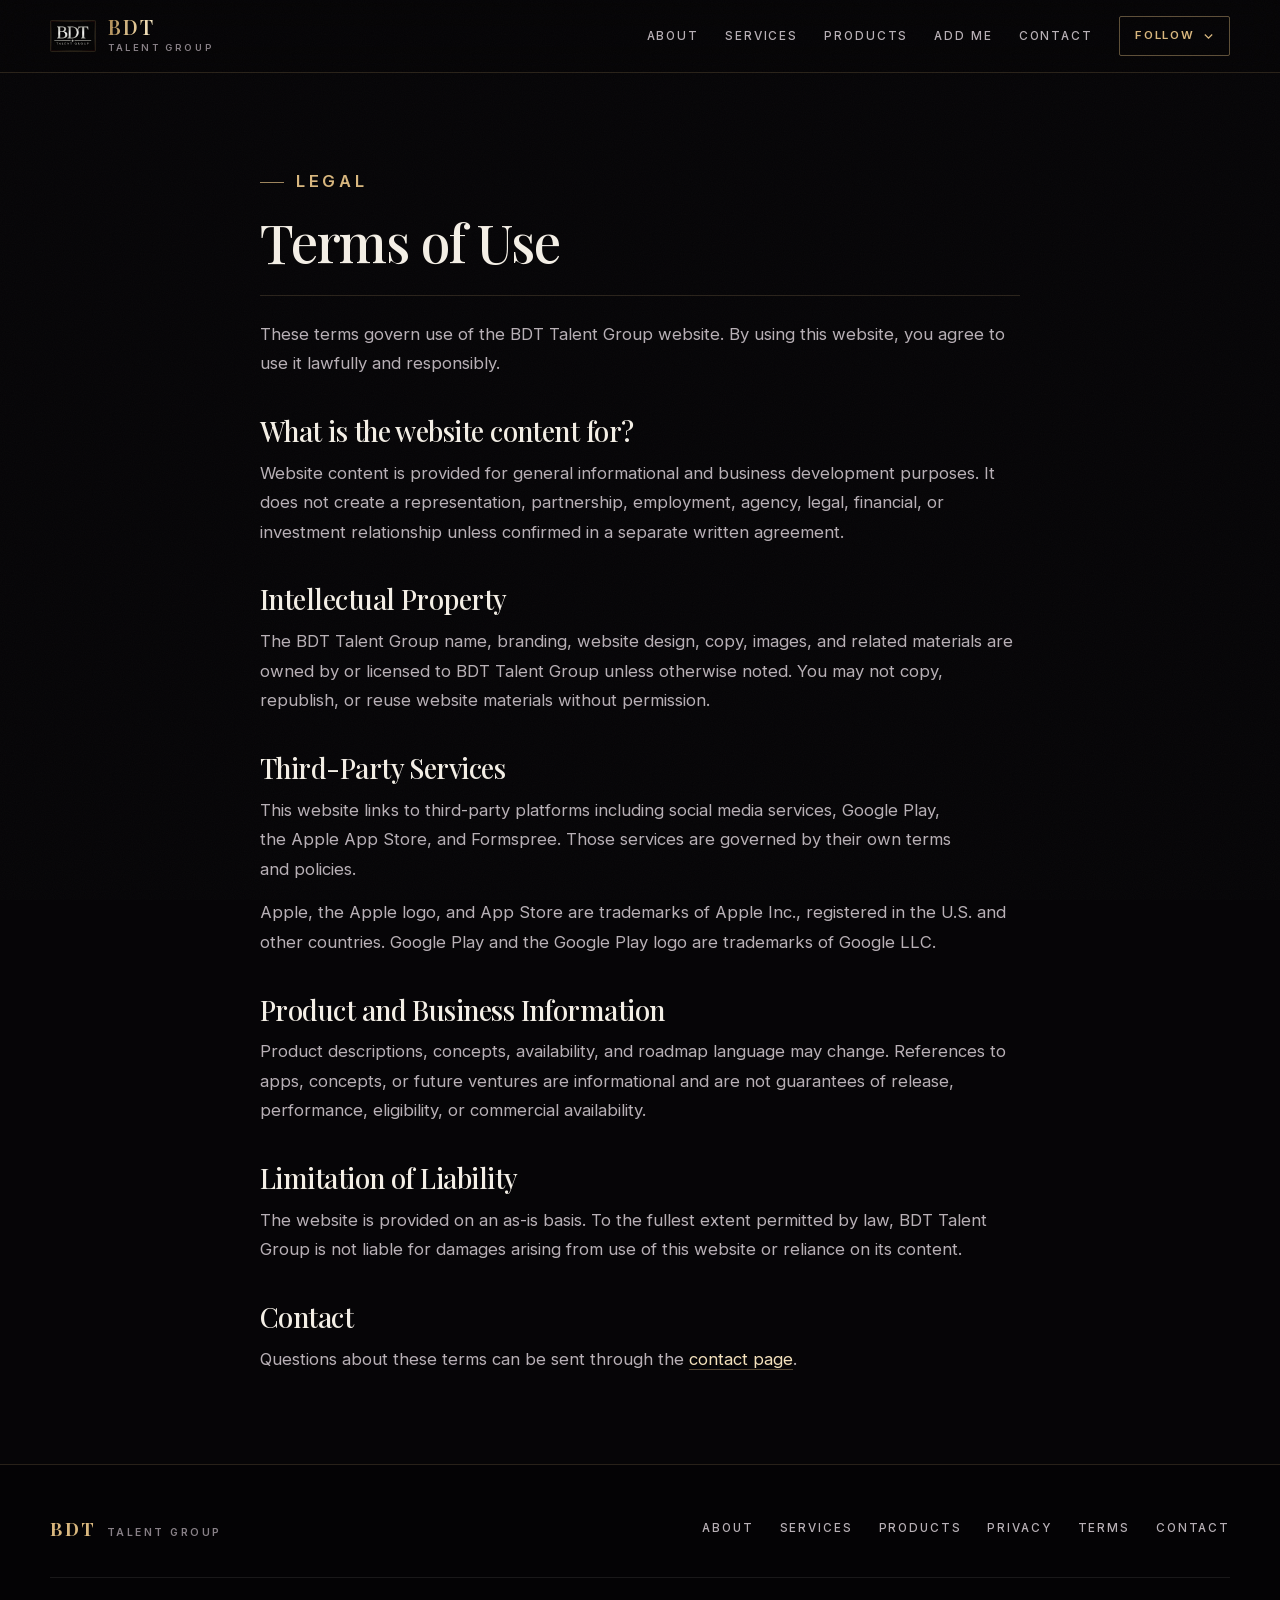
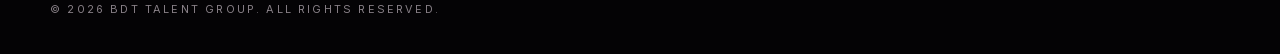
<file: terms.html>
<!DOCTYPE html>
<html lang="en">
<head>
  <meta charset="UTF-8" />
  <meta name="viewport" content="width=device-width, initial-scale=1.0" />
  <title>Terms of Use | BDT Talent Group</title>
  <meta name="description" content="Terms of Use for the BDT Talent Group website." />
  <meta name="robots" content="index, follow" />
  <meta name="theme-color" content="#060507" />
  <meta name="p:domain_verify" content="59d4fa2d8587a58c04c51d69b81452a5" />
  <link rel="canonical" href="https://bdttalentgroup.com/terms.html" />
  <meta property="og:type" content="website" />
  <meta property="og:title" content="Terms of Use | BDT Talent Group" />
  <meta property="og:description" content="Terms of Use for the BDT Talent Group website." />
  <meta property="og:url" content="https://bdttalentgroup.com/terms.html" />
  <meta property="og:site_name" content="BDT Talent Group" />
  <meta property="og:image" content="https://bdttalentgroup.com/assets/bdt-social-share.webp" />
  <meta property="og:image:width" content="1200" />
  <meta property="og:image:height" content="630" />
  <meta property="og:image:type" content="image/webp" />
  <meta property="og:image:alt" content="BDT Talent Group — Digital products, brand systems, and practical AI workflows" />
  <meta name="twitter:card" content="summary_large_image" />
  <meta name="twitter:title" content="Terms of Use | BDT Talent Group" />
  <meta name="twitter:description" content="Terms of Use for the BDT Talent Group website." />
  <meta name="twitter:image" content="https://bdttalentgroup.com/assets/bdt-social-share.webp" />
  <meta name="twitter:image:alt" content="BDT Talent Group — Digital products, brand systems, and practical AI workflows" />
  <link rel="icon" href="./assets/favicon.ico" sizes="any" />
  <link rel="icon" type="image/svg+xml" href="./assets/favicon.svg" />
  <link rel="icon" type="image/png" sizes="32x32" href="./assets/favicon-32x32.png" />
  <link rel="icon" type="image/png" sizes="16x16" href="./assets/favicon-16x16.png" />
  <link rel="apple-touch-icon" sizes="180x180" href="./assets/apple-touch-icon.png" />
  <link rel="stylesheet" href="./assets/site.css?v=20261121-noir" />
</head>
<body>
  <a class="skip-link" href="#main">Skip to content</a>

  <header class="site-header">
    <nav class="nav-shell" aria-label="Primary navigation">
      <a class="brand-mark" href="./index.html#top" aria-label="BDT Talent Group home">
        <span class="brand-monogram" aria-hidden="true">
          <img src="./assets/bdt-logo.jpeg" alt="" width="1200" height="804" decoding="async" />
        </span>
        <span class="brand-wordmark">
          <strong>BDT</strong>
          <small>Talent Group</small>
        </span>
      </a>

      <button class="menu-toggle" type="button" aria-expanded="false" aria-controls="primary-menu">
        <span class="menu-bars" aria-hidden="true"><span></span><span></span><span></span></span>
        <span class="menu-toggle-label">Menu</span>
      </button>

      <div class="nav-links" id="primary-menu">
        <a href="./index.html#about">About</a>
        <a href="./index.html#services">Services</a>
        <a href="./index.html#products">Products</a>
        <a href="./add-me/">Add Me</a>
        <a href="./contact.html">Contact</a>

        <div class="social-drawer-wrap">
          <button class="social-toggle" type="button" aria-expanded="false" aria-controls="social-links">
            <span>Follow</span>
            <svg class="chevron" viewBox="0 0 12 12" aria-hidden="true"><path d="M2.5 4.25 6 7.75l3.5-3.5" fill="none" stroke="currentColor" stroke-width="1.4" stroke-linecap="square"/></svg>
          </button>

          <div class="menu-socials" id="social-links" role="group" aria-label="Social links" hidden>
            <p class="menu-social-title">Social Media Links</p>
            <a href="https://x.com/BDTTalentGroup" target="_blank" rel="noopener noreferrer" aria-label="BDT Talent Group on X">
              <svg class="social-icon" aria-hidden="true" focusable="false"><use href="./assets/icons/social-icons.svg#icon-x"></use></svg>
              <span>X</span>
            </a>
            <a href="https://bsky.app/profile/bdttalentgroup.bsky.social" target="_blank" rel="noopener noreferrer" aria-label="BDT Talent Group on Bluesky">
              <svg class="social-icon" aria-hidden="true" focusable="false"><use href="./assets/icons/social-icons.svg#icon-bluesky"></use></svg>
              <span>Bluesky</span>
            </a>
            <a href="https://www.tiktok.com/@bdttalentgroup" target="_blank" rel="noopener noreferrer" aria-label="BDT Talent Group on TikTok">
              <svg class="social-icon" aria-hidden="true" focusable="false"><use href="./assets/icons/social-icons.svg#icon-tiktok"></use></svg>
              <span>TikTok</span>
            </a>
            <a href="https://www.instagram.com/bdttalentgroup/" target="_blank" rel="noopener noreferrer" aria-label="BDT Talent Group on Instagram">
              <svg class="social-icon" aria-hidden="true" focusable="false"><use href="./assets/icons/social-icons.svg#icon-instagram"></use></svg>
              <span>Instagram</span>
            </a>
            <a href="https://www.threads.com/@bdttalentgroup" target="_blank" rel="noopener noreferrer" aria-label="BDT Talent Group on Threads">
              <svg class="social-icon" aria-hidden="true" focusable="false"><use href="./assets/icons/social-icons.svg#icon-threads"></use></svg>
              <span>Threads</span>
            </a>
            <a href="https://discord.com/channels/1495100240242413679/1495100241240785060" target="_blank" rel="noopener noreferrer" aria-label="Join BDT Talent Group on Discord">
              <svg class="social-icon" aria-hidden="true" focusable="false"><use href="./assets/icons/social-icons.svg#icon-discord"></use></svg>
              <span>Discord</span>
            </a>
            <a href="https://www.facebook.com/profile.php?id=61576643010008" target="_blank" rel="noopener noreferrer" aria-label="BDT Talent Group on Facebook">
              <svg class="social-icon" aria-hidden="true" focusable="false"><use href="./assets/icons/social-icons.svg#icon-facebook"></use></svg>
              <span>Facebook</span>
            </a>
            <a href="https://www.linkedin.com/in/isaac-tran-8668033ba/" target="_blank" rel="noopener noreferrer" aria-label="BDT Talent Group on LinkedIn">
              <svg class="social-icon" aria-hidden="true" focusable="false"><use href="./assets/icons/social-icons.svg#icon-linkedin"></use></svg>
              <span>LinkedIn</span>
            </a>
            <a href="https://snapchat.com/add/BDTTalentGroup" target="_blank" rel="noopener noreferrer" aria-label="BDT Talent Group on Snapchat">
              <svg class="social-icon" aria-hidden="true" focusable="false"><use href="./assets/icons/social-icons.svg#icon-snapchat"></use></svg>
              <span>Snapchat</span>
            </a>
            <a href="https://www.reddit.com/u/BDTTalentGroup" target="_blank" rel="noopener noreferrer" aria-label="BDT Talent Group on Reddit">
              <svg class="social-icon" aria-hidden="true" focusable="false"><use href="./assets/icons/social-icons.svg#icon-reddit"></use></svg>
              <span>Reddit</span>
            </a>
            <a href="https://www.pinterest.com/bdttalentgroup/" target="_blank" rel="noopener noreferrer" aria-label="BDT Talent Group on Pinterest">
              <svg class="social-icon" aria-hidden="true" focusable="false"><use href="./assets/icons/social-icons.svg#icon-pinterest"></use></svg>
              <span>Pinterest</span>
            </a>
            <a href="https://bdttalentgroup.substack.com/" target="_blank" rel="noopener noreferrer" aria-label="BDT Talent Group on Substack">
              <svg class="social-icon" aria-hidden="true" focusable="false"><use href="./assets/icons/social-icons.svg#icon-substack"></use></svg>
              <span>Substack</span>
            </a>
            <a href="https://medium.com/@bdttalentgroup" target="_blank" rel="noopener noreferrer" aria-label="BDT Talent Group on Medium">
              <svg class="social-icon" aria-hidden="true" focusable="false"><use href="./assets/icons/social-icons.svg#icon-medium"></use></svg>
              <span>Medium</span>
            </a>
            <a href="https://www.youtube.com/channel/UCxnQAWrGGaYikuy-N4YCTNQ" target="_blank" rel="noopener noreferrer" aria-label="BDT Talent Group on YouTube">
              <svg class="social-icon" aria-hidden="true" focusable="false"><use href="./assets/icons/social-icons.svg#icon-youtube"></use></svg>
              <span>YouTube</span>
            </a>
          </div>
        </div>
      </div>
    </nav>
  </header>

  <main id="main" class="legal-page">
    <p class="eyebrow">Legal</p>
    <h1>Terms of Use</h1>

    <p>
      These terms govern use of the BDT Talent Group website. By using this website, you agree to use it lawfully and responsibly.
    </p>

    <h2>What is the website content for?</h2>
    <p>
      Website content is provided for general informational and business development purposes. It does not create a representation, partnership, employment, agency, legal, financial, or investment relationship unless confirmed in a separate written agreement.
    </p>

    <h2>Intellectual Property</h2>
    <p>
      The BDT Talent Group name, branding, website design, copy, images, and related materials are owned by or licensed to BDT Talent Group unless otherwise noted. You may not copy, republish, or reuse website materials without permission.
    </p>

    <h2>Third-Party Services</h2>
    <p>
      This website links to third-party platforms including social media services, Google Play, the Apple App Store, and Formspree. Those services are governed by their own terms and policies.
    </p>

    <p>Apple, the Apple logo, and App Store are trademarks of Apple Inc., registered in the U.S. and other countries. Google Play and the Google Play logo are trademarks of Google LLC.</p>

    <h2>Product and Business Information</h2>
    <p>
      Product descriptions, concepts, availability, and roadmap language may change. References to apps, concepts, or future ventures are informational and are not guarantees of release, performance, eligibility, or commercial availability.
    </p>

    <h2>Limitation of Liability</h2>
    <p>
      The website is provided on an as-is basis. To the fullest extent permitted by law, BDT Talent Group is not liable for damages arising from use of this website or reliance on its content.
    </p>

    <h2>Contact</h2>
    <p>
      Questions about these terms can be sent through the <a href="./contact.html">contact page</a>.
    </p>
  </main>

  <footer class="site-footer">
    <div class="wrap footer-inner">
      <div class="footer-brand">
        <strong>BDT</strong>
        <span>Talent Group</span>
      </div>
      <nav class="footer-links" aria-label="Footer navigation">
        <a href="./index.html#about">About</a>
        <a href="./index.html#services">Services</a>
        <a href="./index.html#products">Products</a>
        <a href="./privacy.html">Privacy</a>
        <a href="./terms.html">Terms</a>
        <a href="./contact.html">Contact</a>
      </nav>
    </div>
    <div class="wrap footer-bottom">
      <p class="legal-line">&copy; <span id="current-year">2026</span> BDT Talent Group. All rights reserved.</p>
    </div>
  </footer>

  <script src="./assets/site.js?v=20261121-noir" defer></script>
</body>
</html>
</file>
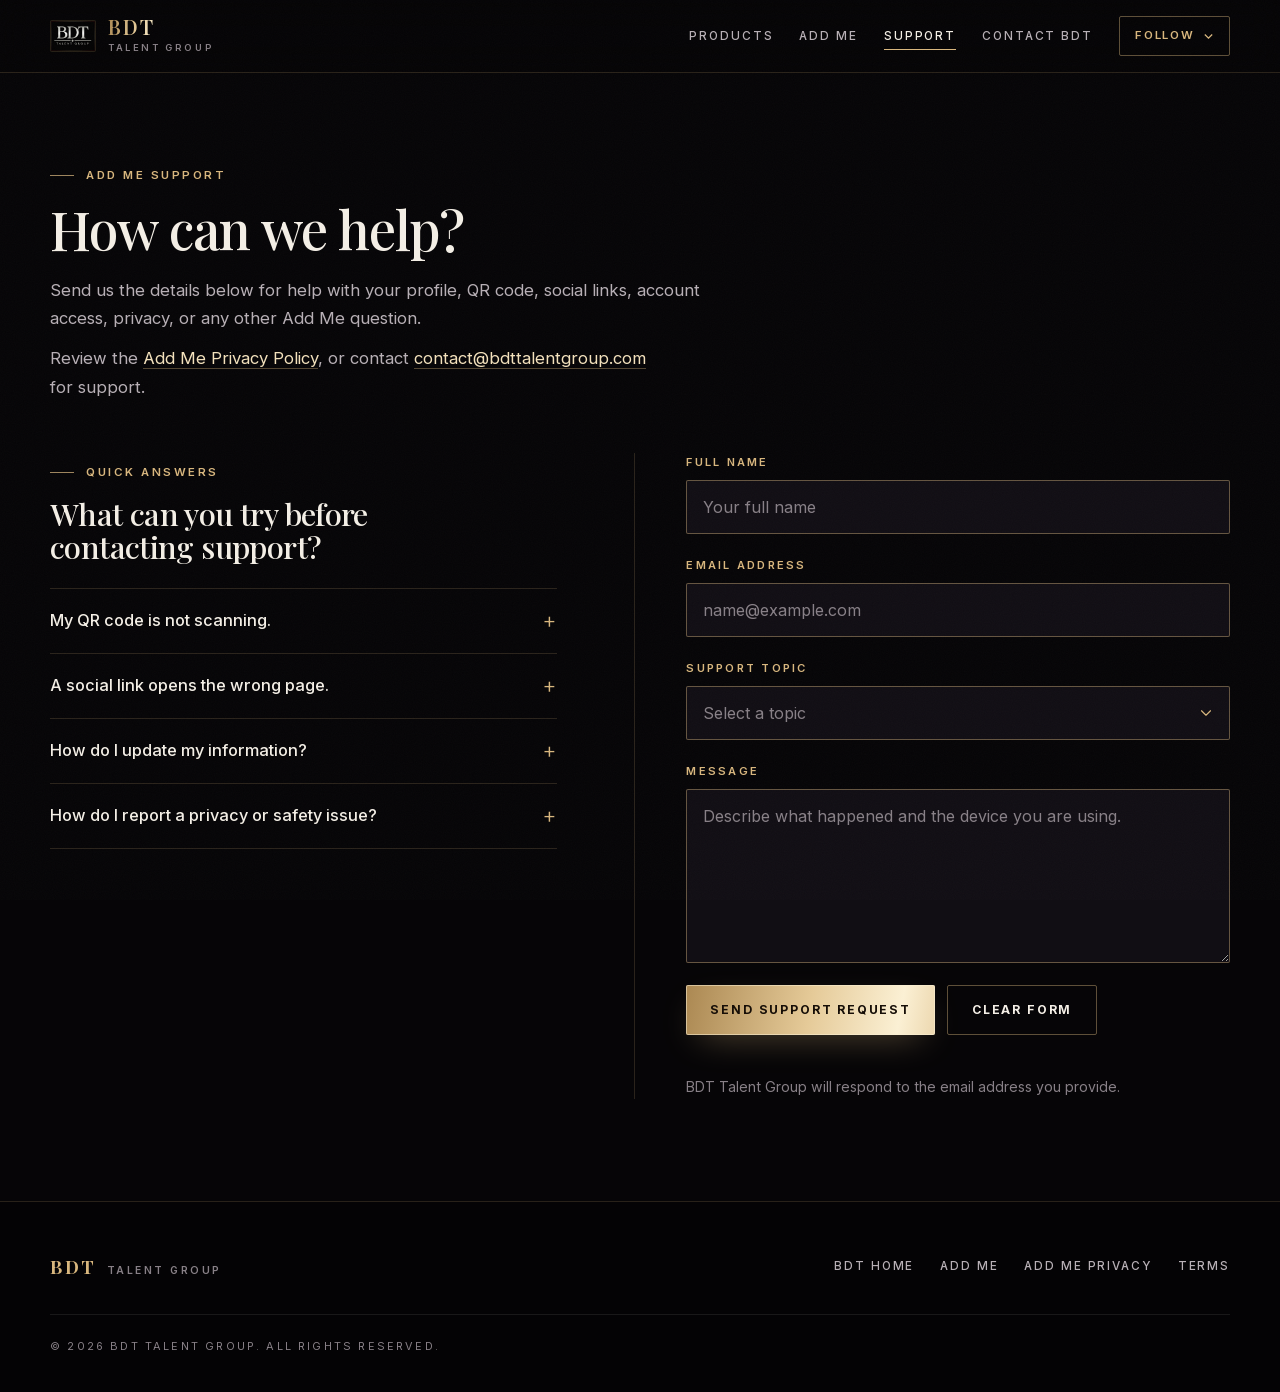
<file: add-me/support.html>
<!DOCTYPE html>
<html lang="en">
<head>
  <meta charset="UTF-8" />
  <meta name="viewport" content="width=device-width, initial-scale=1.0" />
  <title>Add Me Support | BDT Talent Group</title>
  <meta name="description" content="Get help with Add Me, the digital social card app from BDT Talent Group." />
  <meta name="robots" content="index, follow" />
  <meta name="theme-color" content="#060507" />
  <link rel="canonical" href="https://bdttalentgroup.com/add-me/support.html" />
  <link rel="icon" href="../assets/favicon.ico" sizes="any" />
  <link rel="icon" type="image/svg+xml" href="../assets/favicon.svg" />
  <link rel="stylesheet" href="../assets/site.css?v=20261121-noir" />
</head>
<body>
  <a class="skip-link" href="#main">Skip to content</a>

  <header class="site-header">
    <nav class="nav-shell" aria-label="Primary navigation">
      <a class="brand-mark" href="../index.html#top" aria-label="BDT Talent Group home">
        <span class="brand-monogram" aria-hidden="true">
          <img src="../assets/bdt-logo.jpeg" alt="" width="1200" height="804" decoding="async" />
        </span>
        <span class="brand-wordmark">
          <strong>BDT</strong>
          <small>Talent Group</small>
        </span>
      </a>

      <button class="menu-toggle" type="button" aria-expanded="false" aria-controls="primary-menu">
        <span class="menu-bars" aria-hidden="true"><span></span><span></span><span></span></span>
        <span class="menu-toggle-label">Menu</span>
      </button>

      <div class="nav-links" id="primary-menu">
        <a href="../index.html#products">Products</a>
        <a href="./">Add Me</a>
        <a href="./support.html" aria-current="page">Support</a>
        <a href="../contact.html">Contact BDT</a>

        <div class="social-drawer-wrap">
          <button class="social-toggle" type="button" aria-expanded="false" aria-controls="social-links">
            <span>Follow</span>
            <svg class="chevron" viewBox="0 0 12 12" aria-hidden="true"><path d="M2.5 4.25 6 7.75l3.5-3.5" fill="none" stroke="currentColor" stroke-width="1.4" stroke-linecap="square"/></svg>
          </button>

          <div class="menu-socials" id="social-links" role="group" aria-label="Social links" hidden>
            <p class="menu-social-title">Social Media Links</p>
            <a href="https://x.com/BDTTalentGroup" target="_blank" rel="noopener noreferrer" aria-label="BDT Talent Group on X">
              <svg class="social-icon" aria-hidden="true" focusable="false"><use href="../assets/icons/social-icons.svg#icon-x"></use></svg>
              <span>X</span>
            </a>
            <a href="https://bsky.app/profile/bdttalentgroup.bsky.social" target="_blank" rel="noopener noreferrer" aria-label="BDT Talent Group on Bluesky">
              <svg class="social-icon" aria-hidden="true" focusable="false"><use href="../assets/icons/social-icons.svg#icon-bluesky"></use></svg>
              <span>Bluesky</span>
            </a>
            <a href="https://www.tiktok.com/@bdttalentgroup" target="_blank" rel="noopener noreferrer" aria-label="BDT Talent Group on TikTok">
              <svg class="social-icon" aria-hidden="true" focusable="false"><use href="../assets/icons/social-icons.svg#icon-tiktok"></use></svg>
              <span>TikTok</span>
            </a>
            <a href="https://www.instagram.com/bdttalentgroup/" target="_blank" rel="noopener noreferrer" aria-label="BDT Talent Group on Instagram">
              <svg class="social-icon" aria-hidden="true" focusable="false"><use href="../assets/icons/social-icons.svg#icon-instagram"></use></svg>
              <span>Instagram</span>
            </a>
            <a href="https://www.threads.com/@bdttalentgroup" target="_blank" rel="noopener noreferrer" aria-label="BDT Talent Group on Threads">
              <svg class="social-icon" aria-hidden="true" focusable="false"><use href="../assets/icons/social-icons.svg#icon-threads"></use></svg>
              <span>Threads</span>
            </a>
            <a href="https://discord.com/channels/1495100240242413679/1495100241240785060" target="_blank" rel="noopener noreferrer" aria-label="Join BDT Talent Group on Discord">
              <svg class="social-icon" aria-hidden="true" focusable="false"><use href="../assets/icons/social-icons.svg#icon-discord"></use></svg>
              <span>Discord</span>
            </a>
            <a href="https://www.facebook.com/profile.php?id=61576643010008" target="_blank" rel="noopener noreferrer" aria-label="BDT Talent Group on Facebook">
              <svg class="social-icon" aria-hidden="true" focusable="false"><use href="../assets/icons/social-icons.svg#icon-facebook"></use></svg>
              <span>Facebook</span>
            </a>
            <a href="https://www.linkedin.com/in/isaac-tran-8668033ba/" target="_blank" rel="noopener noreferrer" aria-label="BDT Talent Group on LinkedIn">
              <svg class="social-icon" aria-hidden="true" focusable="false"><use href="../assets/icons/social-icons.svg#icon-linkedin"></use></svg>
              <span>LinkedIn</span>
            </a>
            <a href="https://snapchat.com/add/BDTTalentGroup" target="_blank" rel="noopener noreferrer" aria-label="BDT Talent Group on Snapchat">
              <svg class="social-icon" aria-hidden="true" focusable="false"><use href="../assets/icons/social-icons.svg#icon-snapchat"></use></svg>
              <span>Snapchat</span>
            </a>
            <a href="https://www.reddit.com/u/BDTTalentGroup" target="_blank" rel="noopener noreferrer" aria-label="BDT Talent Group on Reddit">
              <svg class="social-icon" aria-hidden="true" focusable="false"><use href="../assets/icons/social-icons.svg#icon-reddit"></use></svg>
              <span>Reddit</span>
            </a>
            <a href="https://www.pinterest.com/bdttalentgroup/" target="_blank" rel="noopener noreferrer" aria-label="BDT Talent Group on Pinterest">
              <svg class="social-icon" aria-hidden="true" focusable="false"><use href="../assets/icons/social-icons.svg#icon-pinterest"></use></svg>
              <span>Pinterest</span>
            </a>
            <a href="https://bdttalentgroup.substack.com/" target="_blank" rel="noopener noreferrer" aria-label="BDT Talent Group on Substack">
              <svg class="social-icon" aria-hidden="true" focusable="false"><use href="../assets/icons/social-icons.svg#icon-substack"></use></svg>
              <span>Substack</span>
            </a>
            <a href="https://medium.com/@bdttalentgroup" target="_blank" rel="noopener noreferrer" aria-label="BDT Talent Group on Medium">
              <svg class="social-icon" aria-hidden="true" focusable="false"><use href="../assets/icons/social-icons.svg#icon-medium"></use></svg>
              <span>Medium</span>
            </a>
            <a href="https://www.youtube.com/channel/UCxnQAWrGGaYikuy-N4YCTNQ" target="_blank" rel="noopener noreferrer" aria-label="BDT Talent Group on YouTube">
              <svg class="social-icon" aria-hidden="true" focusable="false"><use href="../assets/icons/social-icons.svg#icon-youtube"></use></svg>
              <span>YouTube</span>
            </a>
          </div>
        </div>
      </div>
    </nav>
  </header>

  <main id="main" class="band band-first">
    <div class="wrap">
      <div class="support-header">
        <p class="eyebrow">Add Me Support</p>
        <h1>How can we help?</h1>
        <p>Send us the details below for help with your profile, QR code, social links, account access, privacy, or any other Add Me question.</p>
        <p>Review the <a href="https://addme.bdttalentgroup.com/privacy">Add Me Privacy Policy</a>, or contact <a href="mailto:contact@bdttalentgroup.com">contact@bdttalentgroup.com</a> for support.</p>
      </div>

      <div class="support-layout">
        <section class="support-faq" aria-labelledby="faq-title">
          <p class="eyebrow">Quick answers</p>
          <h2 id="faq-title">What can you try before contacting support?</h2>
          <details>
            <summary>My QR code is not scanning.</summary>
            <p>Make sure the full code is visible, increase your screen brightness, and hold the camera steady with a little space around the code.</p>
          </details>
          <details>
            <summary>A social link opens the wrong page.</summary>
            <p>Open your Add Me profile, confirm the username or link for that social account, save your changes, and try the QR code again.</p>
          </details>
          <details>
            <summary>How do I update my information?</summary>
            <p>Edit your Add Me card and save it. Your shared QR code will continue to point people to your current profile information.</p>
          </details>
          <details>
            <summary>How do I report a privacy or safety issue?</summary>
            <p>Select “Privacy or safety” in the support form and include only the information needed for us to investigate.</p>
          </details>
        </section>

        <form class="contact-form" action="https://formspree.io/f/mojykkbw" method="POST">
          <input type="hidden" name="_subject" value="Add Me app support request" />
          <input type="hidden" name="product" value="Add Me" />
          <label class="hidden-field" aria-hidden="true">Company Name<input type="text" name="_gotcha" tabindex="-1" autocomplete="off" aria-hidden="true" /></label>
          <label><span>Full Name</span><input type="text" name="fullName" autocomplete="name" placeholder="Your full name" maxlength="120" required /></label>
          <label><span>Email Address</span><input type="email" name="email" autocomplete="email" placeholder="name@example.com" maxlength="254" required /></label>
          <label>
            <span>Support Topic</span>
            <select name="supportTopic" required>
              <option value="" selected disabled>Select a topic</option>
              <option value="profile">Profile or contact details</option>
              <option value="qr-code">QR code</option>
              <option value="social-links">Social links</option>
              <option value="account-access">Account access</option>
              <option value="privacy-safety">Privacy or safety</option>
              <option value="other">Other</option>
            </select>
          </label>
          <label><span>Message</span><textarea name="message" rows="6" placeholder="Describe what happened and the device you are using." maxlength="5000" required></textarea></label>
          <div class="form-actions">
            <button class="button button-primary" type="submit">Send Support Request</button>
            <button class="button button-secondary" type="reset">Clear Form</button>
          </div>
          <p class="support-response-note">BDT Talent Group will respond to the email address you provide.</p>
        </form>
      </div>
    </div>
  </main>

  <footer class="site-footer">
    <div class="wrap footer-inner">
      <div class="footer-brand">
        <strong>BDT</strong>
        <span>Talent Group</span>
      </div>
      <nav class="footer-links" aria-label="Footer navigation">
        <a href="../index.html">BDT Home</a>
        <a href="./">Add Me</a>
        <a href="https://addme.bdttalentgroup.com/privacy">Add Me Privacy</a>
        <a href="../terms.html">Terms</a>
      </nav>
    </div>
    <div class="wrap footer-bottom">
      <p class="legal-line">&copy; <span id="current-year">2026</span> BDT Talent Group. All rights reserved.</p>
    </div>
  </footer>

  <script src="../assets/form-handler.js?v=20261121-noir" defer></script>
  <script src="../assets/site.js?v=20261121-noir" defer></script>
</body>
</html>
</file>
<file: assets/site.css>
/*
 * BDT Talent Group — Architectural Noir Design System
 * Unified stylesheet for homepage, contact, Add Me, support, legal, and 404.
 * Harmonized with BDT Connect (/connect/): obsidian canvas, champagne-gold
 * hairlines, sharp 2px geometry, self-hosted Playfair + Inter, and subtle
 * compositor-friendly motion (disabled under prefers-reduced-motion).
 */

@font-face {
  font-family: "Inter";
  src: url("./fonts/inter-latin.woff2") format("woff2");
  font-weight: 100 900;
  font-display: swap;
}

@font-face {
  font-family: "Playfair";
  src: url("./fonts/playfair-latin.woff2") format("woff2");
  font-weight: 400 900;
  font-display: swap;
}

:root {
  --bg: #060507;
  --bg-alt: #0b090d;
  --surface: #110e14;
  --ink: #f4efe6;
  --ink-muted: #b8b0b6;
  --ink-soft: #888087;
  --gold: #d9b77e;
  --gold-hi: #f4e2bd;
  --gold-lo: #9a7a48;
  --rule: rgba(217, 183, 126, 0.17);
  --rule-strong: rgba(217, 183, 126, 0.42);
  --rule-subtle: rgba(244, 239, 230, 0.085);
  --foil: linear-gradient(100deg, #ab8852 0%, #e5ca98 28%, #fbf0d4 48%, #d8b57c 68%, #9a7a48 100%);
  --serif: "Playfair", Georgia, "Times New Roman", serif;
  --sans: "Inter", -apple-system, BlinkMacSystemFont, "Helvetica Neue", Arial, sans-serif;
  --ease: cubic-bezier(0.22, 1, 0.36, 1);
  --max: 1180px;
  --gutter: clamp(20px, 4vw, 40px);
  --header-h: 72px;
  color-scheme: dark;
}

*,
*::before,
*::after {
  box-sizing: border-box;
}

html {
  background: var(--bg);
  scroll-behavior: smooth;
  scroll-padding-top: calc(var(--header-h) + 20px);
  -webkit-text-size-adjust: 100%;
  text-size-adjust: 100%;
}

body {
  margin: 0;
  min-height: 100vh;
  min-width: 320px;
  overflow-x: clip;
  background: var(--bg);
  color: var(--ink);
  font: 400 1.04rem/1.7 var(--sans);
  -webkit-font-smoothing: antialiased;
  -moz-osx-font-smoothing: grayscale;
  text-rendering: optimizeLegibility;
  -webkit-tap-highlight-color: rgba(217, 183, 126, 0.14);
}

/* Subtle leather-grain tooth matching /connect/ */
body::after {
  content: "";
  position: fixed;
  inset: 0;
  z-index: 90;
  pointer-events: none;
  opacity: 0.028;
  background-image: url("data:image/svg+xml,%3Csvg xmlns='http://www.w3.org/2000/svg' width='180' height='180'%3E%3Cfilter id='n'%3E%3CfeTurbulence type='fractalNoise' baseFrequency='.9' numOctaves='2' stitchTiles='stitch'/%3E%3C/filter%3E%3Crect width='180' height='180' filter='url(%23n)'/%3E%3C/svg%3E");
}

img {
  display: block;
  max-width: 100%;
  height: auto;
}

a {
  color: inherit;
  text-decoration: none;
}

button,
input,
select,
textarea {
  font: inherit;
}

a:focus-visible,
button:focus-visible,
input:focus-visible,
select:focus-visible,
textarea:focus-visible,
summary:focus-visible {
  outline: 2px solid var(--gold-hi);
  outline-offset: 3px;
  border-radius: 2px;
}

::selection {
  background: var(--gold);
  color: var(--bg);
}

[hidden] {
  display: none !important;
}

.skip-link {
  position: fixed;
  top: 10px;
  left: 10px;
  z-index: 200;
  padding: 10px 14px;
  background: var(--gold);
  color: var(--bg);
  font-size: 0.78rem;
  font-weight: 700;
  letter-spacing: 0.1em;
  text-transform: uppercase;
  transform: translateY(-200%);
}

.skip-link:focus {
  transform: none;
}

.wrap {
  width: min(var(--max), calc(100% - var(--gutter) * 2));
  margin-inline: auto;
}

/* ── Typography ─────────────────────────────────────────────────────────── */
h1,
h2,
h3,
p,
figure,
ul,
ol {
  margin: 0;
}

h1,
h2,
h3 {
  font-family: var(--serif);
  font-weight: 500;
  color: var(--ink);
  text-wrap: balance;
}

h1 {
  font-size: clamp(2.15rem, 4.2vw, 3.35rem);
  line-height: 1.08;
  letter-spacing: -0.022em;
}

h2 {
  font-size: clamp(1.95rem, 3.5vw, 3rem);
  line-height: 1.09;
  letter-spacing: -0.02em;
}

h3 {
  font-size: clamp(1.3rem, 1.8vw, 1.6rem);
  line-height: 1.22;
  letter-spacing: -0.012em;
}

p {
  color: var(--ink-muted);
  text-wrap: pretty;
}

.eyebrow {
  display: inline-flex;
  align-items: center;
  gap: 12px;
  margin-bottom: 16px;
  color: var(--gold);
  font-size: 0.72rem;
  font-weight: 600;
  letter-spacing: 0.22em;
  line-height: 1.45;
  text-transform: uppercase;
}

.eyebrow::before {
  content: "";
  width: 24px;
  height: 1px;
  background: var(--gold);
  opacity: 0.72;
  flex: none;
}

.eyebrow-centered::after {
  content: "";
  width: 24px;
  height: 1px;
  background: var(--gold);
  opacity: 0.72;
  flex: none;
}

/* ── Buttons & Editorial Links ──────────────────────────────────────────── */
.button {
  position: relative;
  display: inline-flex;
  align-items: center;
  justify-content: center;
  gap: 10px;
  min-height: 50px;
  padding: 12px 24px;
  overflow: hidden;
  isolation: isolate;
  border-radius: 2px;
  border: 0;
  font-size: 0.76rem;
  font-weight: 700;
  letter-spacing: 0.15em;
  line-height: 1.3;
  text-align: center;
  text-transform: uppercase;
  cursor: pointer;
  transition:
    transform 260ms var(--ease),
    background-position 550ms var(--ease),
    box-shadow 260ms var(--ease),
    border-color 240ms ease,
    background-color 240ms ease,
    color 240ms ease;
}

.button-primary {
  background: var(--foil);
  background-size: 180% 100%;
  background-position: 0 0;
  color: #160e07;
  box-shadow:
    inset 0 0 0 1px rgba(251, 240, 212, 0.55),
    0 12px 36px -14px rgba(217, 183, 126, 0.48);
}

.button-primary::after {
  content: "";
  position: absolute;
  inset: 0;
  background: linear-gradient(105deg, transparent 32%, rgba(255, 255, 255, 0.5) 50%, transparent 68%);
  transform: translateX(-125%);
  pointer-events: none;
}

.button-secondary {
  background: transparent;
  color: var(--ink);
  border: 1px solid var(--rule-strong);
}

@media (hover: hover) and (pointer: fine) {
  .button-primary:hover {
    background-position: 100% 0;
    transform: translateY(-2px);
    box-shadow:
      inset 0 0 0 1px rgba(251, 240, 212, 0.8),
      0 18px 46px -14px rgba(217, 183, 126, 0.68);
  }

  .button-primary:hover::after {
    transform: translateX(125%);
    transition: transform 760ms var(--ease);
  }

  .button-secondary:hover {
    border-color: var(--gold);
    background: rgba(217, 183, 126, 0.08);
    color: var(--gold-hi);
    transform: translateY(-1px);
  }
}

.button:active {
  transform: translateY(0);
}

.button:disabled {
  opacity: 0.65;
  cursor: wait;
}

.text-link {
  display: inline-flex;
  align-items: center;
  gap: 8px;
  min-height: 40px;
  padding: 6px 0;
  color: var(--gold);
  font-size: 0.76rem;
  font-weight: 600;
  letter-spacing: 0.15em;
  text-transform: uppercase;
  border-bottom: 1px solid rgba(217, 183, 126, 0.34);
  transition: color 220ms ease, border-color 220ms ease;
}

.text-link .arrow {
  display: inline-block;
  transition: transform 280ms var(--ease);
}

.text-link:hover {
  color: var(--gold-hi);
  border-color: var(--gold-hi);
}

.text-link:hover .arrow {
  transform: translateX(4px);
}

/* ── Sticky Header & Scroll Progress Hairline ───────────────────────────── */
.site-header {
  position: sticky;
  top: 0;
  z-index: 60;
  background: rgba(6, 5, 7, 0.84);
  backdrop-filter: blur(18px) saturate(130%);
  -webkit-backdrop-filter: blur(18px) saturate(130%);
  border-bottom: 1px solid var(--rule);
  transition: background-color 360ms var(--ease), box-shadow 360ms var(--ease), border-color 360ms var(--ease);
}

.site-header.is-scrolled {
  background: rgba(6, 5, 7, 0.94);
  border-bottom-color: rgba(217, 183, 126, 0.24);
  box-shadow: 0 14px 40px rgba(0, 0, 0, 0.42);
}

/* Compositor-driven gold reading-progress hairline */
@supports (animation-timeline: scroll()) {
  .site-header::after {
    content: "";
    position: absolute;
    left: 0;
    right: 0;
    bottom: -1px;
    height: 1px;
    pointer-events: none;
    background: linear-gradient(90deg, rgba(217, 183, 126, 0.15), var(--gold) 45%, var(--gold-hi));
    transform-origin: 0 50%;
    transform: scaleX(0);
    animation: header-progress linear both;
    animation-timeline: scroll(root block);
  }
}

@keyframes header-progress {
  to {
    transform: scaleX(1);
  }
}

.nav-shell {
  width: min(var(--max), calc(100% - var(--gutter) * 2));
  min-height: var(--header-h);
  margin-inline: auto;
  display: flex;
  align-items: center;
  justify-content: space-between;
  gap: 20px;
  position: relative;
}

.brand-mark {
  display: inline-flex;
  align-items: center;
  gap: 12px;
  min-height: 44px;
}

.brand-monogram {
  width: 46px;
  height: 32px;
  overflow: hidden;
  border: 1px solid var(--rule);
  border-radius: 2px;
  background: #000;
  flex: none;
}

.brand-monogram img {
  width: 100%;
  height: 100%;
  object-fit: cover;
}

.brand-wordmark strong {
  display: block;
  font-family: var(--serif);
  font-size: 1.25rem;
  font-weight: 600;
  letter-spacing: 0.1em;
  line-height: 1;
  background: var(--foil);
  -webkit-background-clip: text;
  background-clip: text;
  -webkit-text-fill-color: transparent;
}

.brand-wordmark small {
  display: block;
  margin-top: 3px;
  color: var(--ink-soft);
  font-size: 0.58rem;
  font-weight: 600;
  letter-spacing: 0.28em;
  text-transform: uppercase;
}

.nav-links {
  display: flex;
  align-items: center;
  gap: 26px;
}

.nav-links > a {
  position: relative;
  display: inline-flex;
  align-items: center;
  min-height: 44px;
  padding: 8px 0;
  color: var(--ink-muted);
  font-size: 0.74rem;
  font-weight: 500;
  letter-spacing: 0.16em;
  text-transform: uppercase;
  transition: color 200ms ease;
}

.nav-links > a::after {
  content: "";
  position: absolute;
  left: 0;
  right: 0;
  bottom: 8px;
  height: 1px;
  background: var(--gold);
  transform: scaleX(0);
  transform-origin: 0 50%;
  transition: transform 280ms var(--ease);
}

.nav-links > a:hover,
.nav-links > a:focus-visible,
.nav-links > a.is-active,
.nav-links > a[aria-current] {
  color: var(--ink);
}

.nav-links > a:hover::after,
.nav-links > a:focus-visible::after,
.nav-links > a.is-active::after,
.nav-links > a[aria-current]::after {
  transform: scaleX(1);
}

/* Desktop Follow drawer (uses [hidden] so it never ghosts behind content) */
.social-drawer-wrap {
  position: relative;
}

.social-toggle {
  display: inline-flex;
  align-items: center;
  gap: 8px;
  min-height: 40px;
  padding: 0 15px;
  border: 1px solid var(--rule-strong);
  border-radius: 2px;
  background: transparent;
  color: var(--gold);
  font-size: 0.72rem;
  font-weight: 600;
  letter-spacing: 0.16em;
  text-transform: uppercase;
  cursor: pointer;
  transition: border-color 200ms ease, background 200ms ease, color 200ms ease;
}

.social-toggle:hover,
.social-toggle[aria-expanded="true"] {
  border-color: var(--gold);
  background: rgba(217, 183, 126, 0.1);
  color: var(--gold-hi);
}

.social-toggle .chevron {
  width: 11px;
  height: 11px;
  transition: transform 240ms var(--ease);
}

.social-toggle[aria-expanded="true"] .chevron {
  transform: rotate(180deg);
}

.menu-socials {
  position: absolute;
  top: calc(100% + 12px);
  right: 0;
  width: 344px;
  display: grid;
  grid-template-columns: 1fr 1fr;
  gap: 2px;
  padding: 14px;
  border: 1px solid var(--rule-strong);
  border-radius: 2px;
  background: #0d0b10;
  box-shadow: 0 28px 64px rgba(0, 0, 0, 0.74);
  z-index: 80;
  animation: drawer-in 200ms var(--ease) both;
}

@keyframes drawer-in {
  from {
    opacity: 0;
    transform: translateY(-6px);
  }
  to {
    opacity: 1;
    transform: none;
  }
}

.menu-social-title {
  grid-column: 1 / -1;
  padding: 2px 8px 10px;
  margin-bottom: 6px;
  border-bottom: 1px solid var(--rule);
  color: var(--gold);
  font-size: 0.66rem;
  font-weight: 600;
  letter-spacing: 0.22em;
  text-transform: uppercase;
}

.menu-socials a {
  display: inline-flex;
  align-items: center;
  gap: 10px;
  min-height: 40px;
  padding: 0 10px;
  border-radius: 2px;
  color: var(--ink-muted);
  font-size: 0.74rem;
  letter-spacing: 0.08em;
  text-transform: uppercase;
  transition: background 180ms ease, color 180ms ease;
}

.menu-socials a:hover,
.menu-socials a:focus-visible {
  background: rgba(217, 183, 126, 0.1);
  color: var(--gold-hi);
}

.social-icon {
  width: 15px;
  height: 15px;
  color: var(--gold);
  flex: none;
}

/* Mobile animated hamburger button */
.menu-toggle {
  display: none;
  align-items: center;
  gap: 10px;
  min-height: 44px;
  min-width: 96px;
  justify-content: center;
  padding: 0 14px;
  border: 1px solid var(--rule-strong);
  border-radius: 2px;
  background: transparent;
  color: var(--gold);
  font-size: 0.74rem;
  font-weight: 600;
  letter-spacing: 0.16em;
  text-transform: uppercase;
  cursor: pointer;
  transition: border-color 220ms ease, background 220ms ease, color 220ms ease;
}

.menu-toggle[aria-expanded="true"] {
  border-color: var(--gold);
  background: rgba(217, 183, 126, 0.1);
  color: var(--gold-hi);
}

.menu-bars {
  position: relative;
  width: 15px;
  height: 11px;
  display: inline-block;
}

.menu-bars span {
  position: absolute;
  left: 0;
  right: 0;
  height: 1.5px;
  background: currentColor;
  transition: transform 260ms var(--ease), opacity 180ms ease;
}

.menu-bars span:nth-child(1) { top: 0; }
.menu-bars span:nth-child(2) { top: 5px; }
.menu-bars span:nth-child(3) { top: 10px; }

.menu-toggle[aria-expanded="true"] .menu-bars span:nth-child(1) {
  transform: translateY(5px) rotate(45deg);
}

.menu-toggle[aria-expanded="true"] .menu-bars span:nth-child(2) {
  opacity: 0;
}

.menu-toggle[aria-expanded="true"] .menu-bars span:nth-child(3) {
  transform: translateY(-5px) rotate(-45deg);
}

/* ── Open Architectural Bands ───────────────────────────────────────────── */
.band {
  position: relative;
  padding: clamp(68px, 8vw, 118px) 0;
  border-top: 1px solid var(--rule);
  scroll-margin-top: calc(var(--header-h) + 12px);
}

.band-alt {
  background: var(--bg-alt);
}

.band-first {
  border-top: 0;
  padding-top: clamp(48px, 6.5vw, 88px);
}

.section-header-split {
  display: grid;
  grid-template-columns: minmax(0, 1.15fr) minmax(0, 0.85fr);
  gap: 20px 48px;
  align-items: end;
  margin-bottom: clamp(32px, 4.8vw, 54px);
}

.section-header-stack {
  margin-bottom: clamp(32px, 4.8vw, 50px);
}

.section-intro {
  max-width: 44ch;
  justify-self: end;
  font-size: 1.04rem;
  line-height: 1.72;
}

/* ── Scroll & Entrance Motion (progressive enhancement, never hides content) ── */
.reveal {
  transition: opacity 720ms var(--ease), transform 760ms var(--ease);
}

.reveal-enabled .reveal.reveal-pending {
  opacity: 0;
  transform: translate3d(0, 20px, 0);
}

.reveal-enabled .reveal.reveal-pending.is-visible {
  opacity: 1;
  transform: none;
  transition-delay: var(--reveal-delay, 0ms);
}

/* ── HERO ───────────────────────────────────────────────────────────────── */
.hero {
  position: relative;
  padding: clamp(32px, 4.5vw, 56px) 0 clamp(56px, 6.5vw, 84px);
  background:
    radial-gradient(64% 48% at 50% 18%, rgba(90, 22, 48, 0.22), transparent 72%),
    radial-gradient(50% 42% at 50% 0%, rgba(217, 183, 126, 0.08), transparent 64%),
    var(--bg);
}

.hero-inner {
  display: flex;
  flex-direction: column;
  align-items: center;
  text-align: center;
}

.hero-crest {
  position: relative;
  width: min(100%, 350px);
  margin-bottom: clamp(18px, 2.4vw, 26px);
  background: #000;
  overflow: hidden;
  -webkit-mask-image: radial-gradient(ellipse 80% 78% at 50% 50%, #000 58%, transparent 98%);
  mask-image: radial-gradient(ellipse 80% 78% at 50% 50%, #000 58%, transparent 98%);
  animation: hero-crest-in 900ms var(--ease) both;
}

/* Subtle metallic light sweep once hero crest settles */
.hero-crest::after {
  content: "";
  position: absolute;
  inset: -10% auto -10% 0;
  width: 36%;
  pointer-events: none;
  background: linear-gradient(100deg, transparent, rgba(245, 233, 191, 0.14) 45%, rgba(255, 255, 255, 0.2) 50%, rgba(245, 233, 191, 0.14) 55%, transparent);
  transform: translate3d(-150%, 0, 0) skewX(-16deg);
  animation: crest-sweep 1300ms var(--ease) 750ms both;
}

.hero-logo {
  width: 100%;
  transform: scale(1.06);
  mix-blend-mode: lighten;
}

.hero-inner > .eyebrow {
  animation: hero-rise 680ms var(--ease) 120ms both;
}

.hero-mission {
  max-width: 24ch;
  font-size: clamp(2.35rem, 4.7vw, 4.4rem);
  line-height: 1.05;
  letter-spacing: -0.025em;
  font-weight: 500;
}

.hero-line {
  display: block;
  animation: hero-rise 760ms var(--ease) 200ms both;
}

.hero-mission-accent {
  display: block;
  font-style: italic;
  background: var(--foil);
  -webkit-background-clip: text;
  background-clip: text;
  -webkit-text-fill-color: transparent;
  padding-bottom: 0.06em;
  animation: hero-rise 760ms var(--ease) 290ms both;
}

.hero-rule {
  width: 64px;
  height: 1px;
  margin: clamp(20px, 2.8vw, 30px) auto;
  background: linear-gradient(90deg, transparent, var(--gold), transparent);
  animation: hero-rise 640ms var(--ease) 360ms both;
}

.hero-tagline {
  max-width: 56ch;
  color: var(--gold-hi);
  font-size: clamp(0.8rem, 0.76rem + 0.25vw, 0.88rem);
  font-weight: 600;
  letter-spacing: 0.16em;
  line-height: 1.72;
  text-transform: uppercase;
  animation: hero-rise 680ms var(--ease) 410ms both;
}

.hero-lede {
  max-width: 56ch;
  margin-top: 15px;
  font-size: clamp(1.02rem, 1.25vw, 1.13rem);
  line-height: 1.75;
  color: var(--ink-muted);
  animation: hero-rise 680ms var(--ease) 470ms both;
}

@keyframes hero-crest-in {
  from {
    opacity: 0;
    transform: scale(1.035);
  }
  to {
    opacity: 1;
    transform: none;
  }
}

@keyframes hero-rise {
  from {
    opacity: 0;
    transform: translate3d(0, 16px, 0);
  }
  to {
    opacity: 1;
    transform: none;
  }
}

@keyframes crest-sweep {
  to {
    transform: translate3d(380%, 0, 0) skewX(-16deg);
  }
}

/* ── ABOUT: Open Editorial Spread ───────────────────────────────────────── */
.about-spread {
  display: grid;
  grid-template-columns: minmax(260px, 390px) minmax(0, 1fr);
  gap: clamp(32px, 6vw, 84px);
  align-items: center;
}

.editorial-frame {
  padding: 10px;
  border: 1px solid var(--rule);
  border-radius: 2px;
  background: rgba(255, 255, 255, 0.015);
  overflow: hidden;
}

.editorial-frame img {
  width: 100%;
  border-radius: 1px;
}

.about-copy h2 {
  margin-bottom: 24px;
}

.about-copy p + p {
  margin-top: 18px;
}

.about-copy p:not(.eyebrow) {
  max-width: 54ch;
  font-size: 1.06rem;
  line-height: 1.78;
}

/* ── AI OPERATIONS: 2-Plate Editorial Gallery ───────────────────────────── */
.plates-grid {
  display: grid;
  grid-template-columns: 1fr 1fr;
  border-top: 1px solid var(--rule);
  border-bottom: 1px solid var(--rule);
}

.art-plate {
  display: flex;
  flex-direction: column;
  padding: clamp(24px, 3vw, 36px) 0;
}

.art-plate:first-child {
  padding-right: clamp(20px, 3.2vw, 40px);
  border-right: 1px solid var(--rule);
}

.art-plate:last-child {
  padding-left: clamp(20px, 3.2vw, 40px);
}

.plate-meta {
  display: flex;
  justify-content: space-between;
  align-items: center;
  margin-bottom: 14px;
  color: var(--gold);
  font-size: 0.68rem;
  font-weight: 600;
  letter-spacing: 0.22em;
  text-transform: uppercase;
}

.plate-stage {
  aspect-ratio: 16 / 10;
  background: #000000;
  border: 1px solid var(--rule);
  border-radius: 2px;
  overflow: hidden;
  display: flex;
  align-items: center;
  justify-content: center;
}

.plate-stage img {
  width: 100%;
  height: 100%;
  object-fit: contain;
  transition: transform 600ms var(--ease);
}

.art-plate:hover .plate-stage img {
  transform: scale(1.025);
}

.art-plate figcaption {
  margin-top: 20px;
  color: var(--ink-muted);
  font-size: 0.98rem;
  line-height: 1.72;
  max-width: 52ch;
}

.art-plate figcaption strong {
  color: var(--ink);
  font-weight: 600;
}

/* ── SERVICES: Architectural 3-Column Ledger ────────────────────────────── */
.ledger-grid {
  display: grid;
  grid-template-columns: repeat(3, minmax(0, 1fr));
  border-top: 1px solid var(--rule);
  border-bottom: 1px solid var(--rule);
}

.ledger-col {
  padding: clamp(28px, 3vw, 40px) clamp(20px, 2.4vw, 30px);
  border-right: 1px solid var(--rule);
  transition: background 260ms ease;
}

.ledger-col:last-child {
  border-right: 0;
}

.ledger-media {
  aspect-ratio: 16 / 9;
  margin-bottom: 24px;
  background: #020203;
  border: 1px solid var(--rule);
  border-radius: 2px;
  overflow: hidden;
  transition: border-color 260ms ease;
}

.ledger-media img {
  width: 100%;
  height: 100%;
  object-fit: cover;
  transition: transform 520ms var(--ease);
}

.ledger-col:hover .ledger-media {
  border-color: var(--rule-strong);
}

.ledger-col:hover .ledger-media img {
  transform: scale(1.02);
}

.ledger-col h3 {
  margin-bottom: 12px;
}

.ledger-col p {
  font-size: 0.98rem;
  line-height: 1.72;
}

/* ── SERVICE FIT: Horizontal Interactive Directory ──────────────────────── */
.directory-list {
  border-top: 1px solid var(--rule);
}

.directory-row {
  position: relative;
  display: grid;
  grid-template-columns: minmax(220px, 1.05fr) minmax(0, 1.25fr) auto;
  gap: 16px 36px;
  align-items: center;
  padding: clamp(24px, 3vw, 34px) 16px;
  border-bottom: 1px solid var(--rule);
  transition: background 260ms ease, padding-left 280ms var(--ease);
}

.directory-row::before {
  content: "";
  position: absolute;
  left: 0;
  top: 0;
  bottom: 0;
  width: 2px;
  background: var(--gold);
  transform: scaleY(0);
  transform-origin: center;
  transition: transform 280ms var(--ease);
}

@media (hover: hover) and (pointer: fine) {
  .directory-row:hover {
    background: rgba(217, 183, 126, 0.045);
    padding-left: 24px;
  }

  .directory-row:hover::before {
    transform: scaleY(1);
  }
}

.dir-tag {
  display: block;
  margin-bottom: 6px;
  color: var(--gold);
  font-size: 0.7rem;
  font-weight: 600;
  letter-spacing: 0.22em;
  text-transform: uppercase;
}

.dir-head h3 {
  font-size: clamp(1.32rem, 1.75vw, 1.62rem);
  color: var(--ink);
}

.dir-desc {
  font-size: 0.98rem;
  line-height: 1.68;
  max-width: 44ch;
}

.dir-cta {
  display: inline-flex;
  align-items: center;
  gap: 8px;
  color: var(--gold);
  font-size: 0.74rem;
  font-weight: 600;
  letter-spacing: 0.16em;
  text-transform: uppercase;
  white-space: nowrap;
}

.dir-cta .arrow {
  transition: transform 260ms var(--ease);
}

.directory-row:hover .dir-cta {
  color: var(--gold-hi);
}

.directory-row:hover .dir-cta .arrow {
  transform: translateX(5px);
}

/* ── PRODUCTS: Flagship Feature + 2-Up Hairline Showcase ────────────────── */
.flagship-product {
  display: grid;
  grid-template-columns: minmax(0, 1.05fr) minmax(0, 0.95fr);
  gap: clamp(28px, 4.5vw, 64px);
  align-items: center;
  padding: clamp(28px, 4vw, 44px) 0;
  border-top: 1px solid var(--rule);
  border-bottom: 1px solid var(--rule);
}

.product-media-link {
  display: block;
  background: #020203;
  border: 1px solid var(--rule);
  border-radius: 2px;
  overflow: hidden;
  transition: border-color 260ms ease;
}

.product-media-link:hover {
  border-color: var(--rule-strong);
}

.product-media-link img {
  width: 100%;
  transition: transform 550ms var(--ease);
}

.product-media-link:hover img {
  transform: scale(1.02);
}

.flagship-body h3 {
  font-size: clamp(1.75rem, 2.6vw, 2.35rem);
  margin-bottom: 14px;
}

.flagship-body p:not(.eyebrow) {
  max-width: 48ch;
  margin-bottom: 26px;
}

.product-duo {
  display: grid;
  grid-template-columns: 1fr 1fr;
  border-bottom: 1px solid var(--rule);
}

.product-entry {
  display: flex;
  flex-direction: column;
  align-items: flex-start;
  padding: clamp(28px, 3.8vw, 44px) 0;
}

.product-entry:first-child {
  padding-right: clamp(24px, 3.5vw, 48px);
  border-right: 1px solid var(--rule);
}

.product-entry:last-child {
  padding-left: clamp(24px, 3.5vw, 48px);
}

.product-entry .product-media-link {
  width: 100%;
  aspect-ratio: 16 / 7;
  margin-bottom: 24px;
  display: flex;
  align-items: center;
  justify-content: center;
}

.product-entry .product-media-link picture {
  display: block;
  width: 100%;
  height: 100%;
}

.product-entry .product-media-link img {
  width: 100%;
  height: 100%;
  object-fit: cover;
}

.product-entry .product-media-contain img {
  object-fit: contain;
  padding: 18px 28px;
}

.product-entry h3 {
  margin-bottom: 12px;
}

.product-entry p:not(.eyebrow) {
  margin-bottom: 22px;
  font-size: 0.98rem;
  max-width: 50ch;
}

.product-entry .text-link {
  margin-top: auto;
}

/* ── MOBILE APPS: Alternating Open Editorial Spreads ────────────────────── */
.app-spread {
  display: grid;
  grid-template-columns: minmax(0, 1.08fr) minmax(280px, 410px);
  gap: clamp(36px, 6vw, 88px);
  align-items: center;
}

.app-spread-reversed {
  grid-template-columns: minmax(280px, 410px) minmax(0, 1.08fr);
}

.app-copy h1,
.app-copy h2 {
  margin-bottom: 20px;
}

.app-copy h2.sub-heading {
  font-size: clamp(1.38rem, 2vw, 1.65rem);
  margin-top: 26px;
  margin-bottom: 0;
}

.app-copy > p:not(.eyebrow):not(.availability-note) {
  max-width: 52ch;
  font-size: 1.05rem;
  line-height: 1.76;
}

.app-copy > p + p:not(.availability-note) {
  margin-top: 14px;
}

.availability-note,
.support-response-note {
  margin-top: 18px;
  color: var(--ink-soft);
  font-size: 0.88rem;
}

/* Clean hairline specification list with champagne micro-dash (zero numbers/diamonds) */
.spec-list {
  list-style: none;
  padding: 0;
  margin: 26px 0 34px;
  max-width: 490px;
  border-top: 1px solid var(--rule-subtle);
}

.spec-list li {
  display: flex;
  align-items: center;
  gap: 16px;
  padding: 13px 0;
  border-bottom: 1px solid var(--rule-subtle);
  color: var(--ink);
  font-size: 0.98rem;
  line-height: 1.55;
}

.spec-list li::before {
  content: "";
  width: 14px;
  height: 1px;
  background: var(--gold);
  opacity: 0.75;
  flex: none;
}

.action-row {
  display: flex;
  flex-wrap: wrap;
  align-items: center;
  gap: 12px 14px;
}

.inline-support-link {
  margin-left: 6px;
}

.poster-frame {
  max-width: 400px;
  margin-inline: auto;
  box-shadow: 0 32px 80px rgba(0, 0, 0, 0.55);
}

/* ── CONTACT & SUPPORT: Open Hairline Split (Zero Box-in-a-Box) ─────────── */
.contact-spread,
.support-layout {
  display: grid;
  grid-template-columns: minmax(0, 0.92fr) minmax(0, 1.08fr);
  gap: clamp(36px, 6vw, 84px);
  align-items: start;
}

.contact-info {
  padding-right: clamp(0px, 2vw, 24px);
}

.contact-info h1,
.contact-info h2 {
  margin-bottom: 24px;
}

.contact-info > p:not(.eyebrow) {
  max-width: 46ch;
  margin-bottom: 28px;
}

.contact-direct {
  padding: 24px 0;
  margin-bottom: 24px;
  border-top: 1px solid var(--rule);
  border-bottom: 1px solid var(--rule);
}

.direct-label {
  margin-bottom: 12px;
  color: var(--gold);
  font-size: 0.7rem;
  font-weight: 600;
  letter-spacing: 0.22em;
  text-transform: uppercase;
}

.phone-button {
  min-height: 46px;
  padding: 10px 20px;
  letter-spacing: 0.12em;
}

.melody-note {
  margin-top: 12px;
  color: var(--ink-soft);
  font-size: 0.92rem;
}

.contact-form {
  display: grid;
  gap: 22px;
  padding-left: clamp(24px, 4vw, 56px);
  border-left: 1px solid var(--rule);
}

.contact-form label {
  display: grid;
  gap: 8px;
}

.contact-form label > span {
  color: var(--gold);
  font-size: 0.7rem;
  font-weight: 600;
  letter-spacing: 0.2em;
  text-transform: uppercase;
}

.contact-form input,
.contact-form select,
.contact-form textarea {
  width: 100%;
  min-height: 52px;
  padding: 14px 16px;
  border: 1px solid var(--rule-strong);
  border-radius: 2px;
  background: var(--surface);
  color: var(--ink);
  font-size: 1rem;
  line-height: 1.5;
  caret-color: var(--gold-hi);
  touch-action: manipulation;
  transition: border-color 200ms ease, background 200ms ease, box-shadow 200ms ease;
}

.contact-form select {
  -webkit-appearance: none;
  appearance: none;
  padding-right: 44px;
  background-image: url("data:image/svg+xml,%3Csvg xmlns='http://www.w3.org/2000/svg' viewBox='0 0 24 24' fill='none' stroke='%23d9b77e' stroke-width='1.5' stroke-linecap='round' stroke-linejoin='round'%3E%3Cpath d='m6 9 6 6 6-6'/%3E%3C/svg%3E");
  background-position: right 14px center;
  background-size: 18px;
  background-repeat: no-repeat;
  cursor: pointer;
}

.contact-form select::picker-icon {
  display: none;
}

.contact-form select:invalid {
  color: var(--ink-soft);
}

.contact-form select option {
  background: #141018;
  color: var(--ink);
}

.contact-form textarea {
  min-height: 132px;
  resize: vertical;
}

.contact-form input::placeholder,
.contact-form textarea::placeholder {
  color: var(--ink-soft);
}

.contact-form input:hover,
.contact-form select:hover,
.contact-form textarea:hover {
  border-color: rgba(217, 183, 126, 0.65);
}

.contact-form input:focus,
.contact-form select:focus,
.contact-form textarea:focus {
  outline: none;
  border-color: var(--gold-hi);
  background-color: #16121b;
  box-shadow: 0 0 0 3px rgba(217, 183, 126, 0.14);
}

.form-actions {
  display: flex;
  flex-wrap: wrap;
  gap: 12px;
}

.submit-btn-full {
  width: 100%;
}

.hidden-field {
  position: absolute;
  left: -9999px;
  width: 1px;
  height: 1px;
  overflow: hidden;
}

/* Support FAQ Accordion */
.support-header {
  max-width: 68ch;
  margin-bottom: clamp(32px, 5vw, 52px);
}

.support-header h1 {
  margin-bottom: 18px;
}

.support-header p + p {
  margin-top: 12px;
}

.support-header a,
.legal-page a {
  color: var(--gold-hi);
  border-bottom: 1px solid rgba(217, 183, 126, 0.36);
  transition: border-color 200ms ease, color 200ms ease;
}

.support-header a:hover,
.legal-page a:hover {
  border-color: var(--gold-hi);
}

.support-faq h2 {
  font-size: clamp(1.5rem, 2.4vw, 2rem);
  margin-bottom: 24px;
}

.support-faq details {
  border-top: 1px solid var(--rule);
  padding: 6px 0;
}

.support-faq details:last-of-type {
  border-bottom: 1px solid var(--rule);
}

.support-faq summary {
  display: flex;
  align-items: center;
  justify-content: space-between;
  gap: 16px;
  min-height: 52px;
  padding: 10px 0;
  color: var(--ink);
  font-size: 1.02rem;
  font-weight: 500;
  list-style: none;
  cursor: pointer;
  transition: color 200ms ease;
}

.support-faq summary::-webkit-details-marker {
  display: none;
}

.support-faq summary:hover {
  color: var(--gold-hi);
}

.support-faq summary::after {
  content: "+";
  flex: none;
  color: var(--gold);
  font-size: 1.35rem;
  font-weight: 300;
  line-height: 1;
  transition: transform 260ms var(--ease);
}

.support-faq details[open] summary::after {
  transform: rotate(45deg);
}

.support-faq details p {
  padding: 0 0 16px;
  font-size: 0.98rem;
  line-height: 1.72;
}

/* ── LEGAL PAGES & 404 ──────────────────────────────────────────────────── */
.legal-page {
  width: min(760px, calc(100% - var(--gutter) * 2));
  margin-inline: auto;
  padding: clamp(52px, 7vw, 96px) 0;
}

.legal-page h1 {
  margin-bottom: 24px;
  padding-bottom: 24px;
  border-bottom: 1px solid var(--rule);
}

.legal-page h2 {
  font-size: clamp(1.38rem, 2.2vw, 1.7rem);
  margin-top: 38px;
  margin-bottom: 12px;
}

.legal-page p {
  font-size: 1.04rem;
  line-height: 1.78;
}

.legal-page p + p {
  margin-top: 14px;
}

.not-found-page {
  min-height: calc(100vh - 220px);
  display: flex;
  align-items: center;
}

.not-found-inner {
  max-width: 58ch;
}

.not-found-inner h1 {
  margin-bottom: 18px;
}

.not-found-inner p:not(.eyebrow) {
  margin-bottom: 30px;
  font-size: 1.06rem;
}

/* ── Footer ─────────────────────────────────────────────────────────────── */
.site-footer {
  border-top: 1px solid var(--rule);
  background: #040305;
  padding: 44px 0 calc(36px + env(safe-area-inset-bottom, 0px));
}

.footer-inner {
  display: flex;
  flex-wrap: wrap;
  align-items: center;
  justify-content: space-between;
  gap: 20px;
  padding-bottom: 28px;
  border-bottom: 1px solid var(--rule-subtle);
}

.footer-brand {
  display: inline-flex;
  align-items: baseline;
  gap: 10px;
}

.footer-brand strong {
  font-family: var(--serif);
  font-size: 1.15rem;
  letter-spacing: 0.14em;
  color: var(--gold);
}

.footer-brand span {
  color: var(--ink-soft);
  font-size: 0.65rem;
  font-weight: 600;
  letter-spacing: 0.24em;
  text-transform: uppercase;
}

.footer-links {
  display: flex;
  flex-wrap: wrap;
  gap: 14px 26px;
}

.footer-links a {
  display: inline-flex;
  align-items: center;
  min-height: 40px;
  color: var(--ink-muted);
  font-size: 0.73rem;
  font-weight: 500;
  letter-spacing: 0.16em;
  text-transform: uppercase;
  transition: color 200ms ease;
}

.footer-links a:hover {
  color: var(--gold-hi);
}

.footer-bottom {
  padding-top: 22px;
}

.legal-line {
  color: var(--ink-soft);
  font-size: 0.68rem;
  letter-spacing: 0.2em;
  text-transform: uppercase;
}

/* ── Responsive (Tablet & Mobile — keeping large readable mobile type!) ─── */
@media (max-width: 960px) {
  :root {
    --header-h: 64px;
  }

  .menu-toggle {
    display: inline-flex;
  }

  .nav-links {
    position: absolute;
    top: 100%;
    left: calc(var(--gutter) * -1);
    right: calc(var(--gutter) * -1);
    display: none;
    flex-direction: column;
    align-items: stretch;
    gap: 0;
    max-height: calc(100dvh - var(--header-h));
    overflow-y: auto;
    overscroll-behavior: contain;
    padding: 8px var(--gutter) 28px;
    background: rgba(8, 7, 10, 0.985);
    border-bottom: 1px solid var(--rule-strong);
    animation: mobile-sheet-in 220ms var(--ease) both;
  }

  @keyframes mobile-sheet-in {
    from {
      opacity: 0;
      transform: translateY(-8px);
    }
    to {
      opacity: 1;
      transform: none;
    }
  }

  .nav-links.is-open {
    display: flex;
  }

  .menu-open .site-header::before {
    content: "";
    position: fixed;
    top: var(--header-h);
    left: 0;
    right: 0;
    bottom: 0;
    background: rgba(0, 0, 0, 0.66);
    z-index: -1;
  }

  .nav-links > a {
    justify-content: space-between;
    min-height: 54px;
    padding: 0 2px;
    border-bottom: 1px solid var(--rule-subtle);
    font-size: 0.88rem;
    letter-spacing: 0.16em;
  }

  .nav-links > a::after {
    display: none;
  }

  .social-drawer-wrap {
    padding-top: 18px;
  }

  .social-toggle {
    display: none;
  }

  .menu-socials {
    position: static;
    display: grid !important;
    grid-template-columns: repeat(2, 1fr);
    gap: 4px;
    width: 100%;
    border: 0;
    padding: 0;
    background: transparent;
    box-shadow: none;
    animation: none;
  }

  .menu-social-title {
    padding: 0 0 10px;
    border-bottom: 0;
    font-size: 0.72rem;
  }

  .menu-socials a {
    min-height: 44px;
    padding: 0 8px;
    font-size: 0.78rem;
  }

  .social-icon {
    width: 17px;
    height: 17px;
  }

  .section-header-split,
  .about-spread,
  .plates-grid,
  .ledger-grid,
  .flagship-product,
  .product-duo,
  .app-spread,
  .app-spread-reversed,
  .contact-spread,
  .support-layout {
    grid-template-columns: 1fr;
  }

  .section-intro {
    justify-self: start;
  }

  .art-plate:first-child,
  .art-plate:last-child,
  .product-entry:first-child,
  .product-entry:last-child,
  .ledger-col {
    padding-left: 0;
    padding-right: 0;
    border-right: 0;
  }

  .art-plate:first-child,
  .product-entry:first-child,
  .ledger-col:not(:last-child) {
    border-bottom: 1px solid var(--rule);
  }

  .directory-row {
    grid-template-columns: 1fr;
    gap: 12px;
    padding: 24px 0;
  }

  .app-spread-reversed .app-copy {
    order: -1;
  }

  .contact-form {
    padding-left: 0;
    padding-top: 32px;
    border-left: 0;
    border-top: 1px solid var(--rule);
  }
}

@media (max-width: 600px) {
  body {
    font-size: 1.0625rem;
  }

  .action-row .button,
  .form-actions .button {
    width: 100%;
  }

  .inline-support-link {
    margin-left: 0;
    margin-top: 4px;
  }

  .footer-inner {
    flex-direction: column;
    align-items: flex-start;
  }
}

@media (prefers-reduced-motion: reduce) {
  html {
    scroll-behavior: auto;
  }

  *,
  *::before,
  *::after {
    transition: none !important;
    animation: none !important;
  }

  .site-header::after,
  .hero-crest::after,
  .button-primary::after {
    display: none !important;
  }

  .reveal-enabled .reveal.reveal-pending {
    opacity: 1 !important;
    transform: none !important;
  }
}
</file>
<file: connect/styles/noir.css>
/*
  BDT Connect — "Noir" presentation layer.
  One dependency-free stylesheet for every Connect page (home, legal, 404).
  Black ground, oxblood and plum light, champagne-gold foil. Gothic arch and
  rose-window linework; a slow marquee of lights. All motion is decorative,
  settles or idles quietly, and is removed under prefers-reduced-motion.
*/
@font-face {
  font-family: Inter;
  src: url('../fonts/inter-latin.woff2') format('woff2');
  font-weight: 100 900;
  font-display: swap;
}
@font-face {
  font-family: Playfair;
  src: url('../fonts/playfair-latin.woff2') format('woff2');
  font-weight: 400 900;
  font-display: swap;
}

:root {
  --ink: #050406;
  --ink-2: #0a080b;
  --panel: #100c11;
  --wine: #5a1630;
  --plum: #2c1236;
  --gold: #d9b77e;
  --gold-hi: #f4e2bd;
  --gold-lo: #9a7a48;
  --text: #f3ece3;
  --muted: #b9aeb6;
  --dim: #94888f;
  --line: rgba(217, 183, 126, .17);
  --line-strong: rgba(217, 183, 126, .44);
  --field-line: #7a664a;
  --foil: linear-gradient(100deg, #a8854f 0%, #e6cb99 26%, #fbf0d4 46%, #d9b77e 64%, #9a7a48 100%);
  --serif: Playfair, Georgia, 'Times New Roman', serif;
  --body: Inter, 'Helvetica Neue', Arial, sans-serif;
  --ease: cubic-bezier(.2, .7, .2, 1);
  --ornament: url("data:image/svg+xml,%3Csvg xmlns='http://www.w3.org/2000/svg' viewBox='0 0 10 10'%3E%3Cpath d='M5 0 10 5 5 10 0 5Z' fill='%23d9b77e'/%3E%3C/svg%3E");
  color-scheme: dark;
}

/* ---------- Base ---------- */
*, *::before, *::after { box-sizing: border-box; }
html {
  background: var(--ink);
  scroll-behavior: smooth;
  scroll-padding-top: 100px;
  -webkit-text-size-adjust: 100%;
}
body {
  margin: 0;
  overflow-x: clip;
  background: var(--ink);
  color: var(--text);
  font: 400 1.0625rem/1.65 var(--body);
  -webkit-font-smoothing: antialiased;
  -moz-osx-font-smoothing: grayscale;
  text-rendering: optimizeLegibility;
}
/* Fine static grain: gives the black the tooth of the brand's leather plaque. */
body::after {
  content: '';
  position: fixed;
  inset: 0;
  z-index: 90;
  pointer-events: none;
  opacity: .032;
  background-image: url("data:image/svg+xml,%3Csvg xmlns='http://www.w3.org/2000/svg' width='180' height='180'%3E%3Cfilter id='n'%3E%3CfeTurbulence type='fractalNoise' baseFrequency='.9' numOctaves='2' stitchTiles='stitch'/%3E%3CfeColorMatrix values='0 0 0 0 1 0 0 0 0 1 0 0 0 0 1 0 0 0 .9 0'/%3E%3C/filter%3E%3Crect width='180' height='180' filter='url(%23n)'/%3E%3C/svg%3E");
}
a { color: inherit; text-decoration: none; }
button, input, textarea, select { font: inherit; }
button, a, input, textarea, select, summary { -webkit-tap-highlight-color: transparent; }
button { cursor: pointer; }
img, svg { max-width: 100%; }
h1, h2, h3, p { margin: 0; }
h1, h2, h3 {
  font-family: var(--serif);
  font-weight: 500;
  line-height: 1.1;
  text-wrap: balance;
  font-synthesis: none;
}
h1 { font-size: clamp(2.6rem, 5vw, 3.6rem); letter-spacing: -.03em; }
h2 { font-size: clamp(2.15rem, 4.3vw, 3.5rem); letter-spacing: -.022em; line-height: 1.08; }
h3 { font-size: 1.55rem; letter-spacing: -.01em; }
p { color: var(--muted); text-wrap: pretty; }
a:focus-visible, button:focus-visible, summary:focus-visible {
  outline: 2px solid var(--gold-hi);
  outline-offset: 4px;
  border-radius: 2px;
}
::selection { background: var(--gold); color: var(--ink); }
[hidden] { display: none !important; }

.wrap { width: min(1180px, calc(100% - 64px)); margin-inline: auto; }
.icon { display: inline-block; flex: none; width: 20px; height: 20px; vertical-align: middle; }

.eyebrow {
  display: flex;
  align-items: center;
  gap: 14px;
  color: var(--gold);
  font-size: .75rem;
  font-weight: 600;
  letter-spacing: .22em;
  line-height: 1.5;
  text-transform: uppercase;
}
.eyebrow::before {
  content: '';
  flex: none;
  width: 28px;
  height: 1px;
  background: currentColor;
  opacity: .75;
}
.gold {
  color: var(--gold);
  background: var(--foil);
  -webkit-background-clip: text;
  background-clip: text;
  -webkit-text-fill-color: transparent;
  -webkit-box-decoration-break: clone;
  box-decoration-break: clone;
}

.skip {
  position: fixed;
  z-index: 100;
  top: 8px;
  left: 8px;
  padding: 10px 14px;
  background: var(--gold);
  color: var(--ink);
  font-size: .875rem;
  font-weight: 600;
  transform: translateY(-200%);
}
.skip:focus { transform: none; }

/* ---------- Buttons ---------- */
.button {
  position: relative;
  display: inline-flex;
  align-items: center;
  justify-content: center;
  gap: 14px;
  min-height: 56px;
  padding: 12px 28px;
  overflow: hidden;
  border: 0;
  border-radius: 2px;
  background: var(--foil);
  background-size: 180% 100%;
  background-position: 0 0;
  box-shadow: inset 0 0 0 1px rgba(251, 240, 212, .55), 0 14px 44px -16px rgba(217, 183, 126, .6);
  color: #1b1109;
  font-size: .8125rem;
  font-weight: 700;
  letter-spacing: .16em;
  line-height: 1.3;
  text-transform: uppercase;
  transition: background-position .6s var(--ease), box-shadow .3s, transform .3s var(--ease);
}
.button::after {
  content: '';
  position: absolute;
  inset: 0;
  background: linear-gradient(105deg, transparent 35%, rgba(255, 255, 255, .55) 50%, transparent 65%);
  transform: translateX(-120%);
  pointer-events: none;
}
.button .icon { width: 18px; height: 18px; stroke-width: 2; transition: transform .3s var(--ease); }
.button > span { display: inline-flex; }
.button:disabled { opacity: .6; cursor: wait; }
.button.outline {
  background: transparent;
  box-shadow: inset 0 0 0 1px var(--line-strong);
  color: var(--gold);
}
.button.outline::after { content: none; }
@media (hover: hover) and (pointer: fine) {
  .button:hover {
    background-position: 100% 0;
    box-shadow: inset 0 0 0 1px rgba(251, 240, 212, .8), 0 18px 54px -14px rgba(217, 183, 126, .8);
    transform: translateY(-2px);
  }
  .button:hover::after { transform: translateX(120%); transition: transform .8s var(--ease); }
  .button:hover .icon { transform: translate(3px, -3px); }
  .button.outline:hover { background: rgba(217, 183, 126, .1); box-shadow: inset 0 0 0 1px var(--gold); color: var(--gold-hi); }
}
.button:active { transform: translateY(0); }

/* ---------- Header ---------- */
.site-header {
  position: sticky;
  top: 0;
  z-index: 50;
  padding-top: env(safe-area-inset-top);
  background: rgba(5, 4, 6, .8);
  -webkit-backdrop-filter: blur(18px) saturate(140%);
  backdrop-filter: blur(18px) saturate(140%);
}
.site-header::after {
  content: '';
  position: absolute;
  inset: auto 0 0;
  height: 1px;
  background: linear-gradient(90deg, transparent, var(--line-strong) 22%, var(--line-strong) 78%, transparent);
}
.nav {
  display: flex;
  align-items: center;
  justify-content: space-between;
  gap: 24px;
  min-height: 78px;
}
.wordmark {
  display: inline-flex;
  flex-direction: column;
  align-items: flex-start;
  color: var(--gold);
  line-height: 1;
}
.wordmark strong {
  font-family: var(--serif);
  font-size: 1.75rem;
  font-weight: 600;
  letter-spacing: -.02em;
  background: var(--foil);
  -webkit-background-clip: text;
  background-clip: text;
  -webkit-text-fill-color: transparent;
}
.wordmark span {
  margin-top: 6px;
  font-family: var(--serif);
  font-size: .625rem;
  letter-spacing: .48em;
  text-transform: uppercase;
}
.nav-links {
  display: flex;
  align-items: center;
  gap: 34px;
  color: #cfc4c9;
  font-size: .8125rem;
  font-weight: 500;
  letter-spacing: .12em;
  text-transform: uppercase;
}
.nav-links > a {
  position: relative;
  display: inline-flex;
  align-items: center;
  gap: 8px;
  min-height: 44px;
  transition: color .25s;
}
.nav-links > a:not(.nav-contact, .button)::after {
  content: '';
  position: absolute;
  inset: auto 0 8px;
  height: 1px;
  background: var(--gold);
  transform: scaleX(0);
  transform-origin: left;
  transition: transform .35s var(--ease);
}
.nav-links > a:hover { color: var(--gold-hi); }
.nav-links > a:hover::after { transform: scaleX(1); }
.nav-links .nav-contact,
.nav-links .button.outline {
  min-height: 44px;
  padding: 0 20px;
  border-radius: 2px;
  background: transparent;
  box-shadow: inset 0 0 0 1px var(--line-strong);
  color: var(--gold);
  font-size: .8125rem;
  font-weight: 600;
  letter-spacing: .12em;
  transition: background .25s, box-shadow .25s, color .25s;
}
.nav-links .nav-contact:hover,
.nav-links .button.outline:hover {
  background: rgba(217, 183, 126, .1);
  box-shadow: inset 0 0 0 1px var(--gold);
  color: var(--gold-hi);
  transform: none;
}
.nav-contact span, .nav-links .button span { display: inline-flex; }
.nav-contact .icon, .nav-links .button .icon { width: 16px; height: 16px; }
.menu-toggle {
  display: none;
  align-items: center;
  gap: 12px;
  min-height: 44px;
  padding: 0 14px;
  border: 0;
  border-radius: 2px;
  background: transparent;
  box-shadow: inset 0 0 0 1px var(--line-strong);
  color: var(--gold);
  font-size: .75rem;
  font-weight: 600;
  letter-spacing: .16em;
  text-transform: uppercase;
}
.menu-toggle path { transition: d .3s var(--ease); }
.menu-toggle[aria-expanded="true"] .menu-upper { d: path("M5 5 19 19"); }
.menu-toggle[aria-expanded="true"] .menu-lower { d: path("M5 19 19 5"); }

/* ---------- Hero ---------- */
.hero {
  position: relative;
  isolation: isolate;
  overflow: hidden;
}
.hero-atmosphere {
  position: absolute;
  inset: 0;
  z-index: -1;
  pointer-events: none;
  background:
    radial-gradient(58% 72% at 80% 42%, rgba(90, 22, 48, .5), transparent 70%),
    radial-gradient(46% 60% at 4% -6%, rgba(44, 18, 54, .6), transparent 70%),
    linear-gradient(180deg, #08060a, var(--ink));
}
/* Pinstripes, like light through tall windows; fade out toward the floor. */
.hero-atmosphere::before {
  content: '';
  position: absolute;
  inset: 0;
  background: repeating-linear-gradient(90deg, transparent 0 107px, rgba(217, 183, 126, .045) 107px 108px);
  -webkit-mask-image: linear-gradient(180deg, #000, transparent 85%);
  mask-image: linear-gradient(180deg, #000, transparent 85%);
}
.light-field {
  position: absolute;
  inset: 0;
  background: radial-gradient(520px circle at var(--light-x, 74%) var(--light-y, 30%), rgba(232, 184, 126, .11), transparent 70%);
}
/* Rose window by way of a roulette wheel. */
.rose-window {
  position: absolute;
  top: 50%;
  right: max(-260px, calc(50% - 860px));
  width: 1040px;
  max-width: none;
  height: 1040px;
  margin-top: -560px;
  fill: none;
  stroke: rgba(217, 183, 126, .13);
  stroke-width: 1;
}
.rose-window .rw-beads { stroke: rgba(244, 226, 189, .34); stroke-width: 3.5; stroke-linecap: round; stroke-dasharray: 0 47.473; }
.rose-window .rw-spokes { stroke: rgba(217, 183, 126, .11); stroke-width: 128; stroke-dasharray: 1 71.257; }
.rose-window .rw-petals { stroke: rgba(217, 183, 126, .1); stroke-width: 72; stroke-dasharray: 1 64.973; }
.rose-window .rw-hub { fill: rgba(244, 226, 189, .4); stroke: none; }

.hero-grid {
  display: grid;
  grid-template-columns: minmax(0, 1.08fr) minmax(0, .92fr);
  gap: clamp(40px, 6vw, 96px);
  align-items: center;
  padding-block: clamp(56px, 9vh, 108px) clamp(56px, 8vh, 88px);
}
.hero-copy {
  display: flex;
  flex-direction: column;
  align-items: flex-start;
}
.hero h1 {
  width: fit-content;
  margin-top: 30px;
  font-size: clamp(5.6rem, 13.4vw, 11.5rem);
  font-weight: 600;
  line-height: .8;
  letter-spacing: -.03em;
  text-wrap: nowrap;
  color: var(--gold);
  background: var(--foil);
  background-size: 220% 100%;
  background-position: 18% 0;
  -webkit-background-clip: text;
  background-clip: text;
  -webkit-text-fill-color: transparent;
  filter: drop-shadow(0 18px 40px rgba(217, 183, 126, .16));
}
/* "CONNECT" set wide beneath, as on the brand plaque, under a diamond rule. */
.hero h1 span {
  display: block;
  margin-right: -.5em;
  padding-top: 1.2em;
  font-size: .25em;
  font-weight: 500;
  line-height: 1;
  letter-spacing: .5em;
  text-transform: uppercase;
  background:
    var(--ornament) center .48em / .3em .3em no-repeat,
    linear-gradient(90deg, transparent, var(--gold) 18%, var(--gold) calc(50% - .6em), transparent calc(50% - .6em), transparent calc(50% + .6em), var(--gold) calc(50% + .6em), var(--gold) 82%, transparent) center calc(.63em - .5px) / calc(100% - .5em) 1px no-repeat;
  background-position: calc(50% - .25em) .48em, 0 calc(.63em - .5px);
}
.hero-definition {
  max-width: 31rem;
  margin-top: 40px;
  color: #c9bfc6;
  font-size: 1.0625rem;
  line-height: 1.75;
}
.hero-promise {
  margin-top: 24px;
  color: var(--text);
  font-family: var(--serif);
  font-size: clamp(1.5rem, 2.3vw, 1.95rem);
  line-height: 1.25;
  letter-spacing: -.01em;
}
.hero-support { margin-top: 8px; font-size: 1rem; }
.actions { display: flex; flex-wrap: wrap; align-items: center; gap: 20px; margin-top: 36px; }
.page-updated {
  order: 9;
  margin-top: 26px;
  color: var(--dim);
  font-size: .6875rem;
  letter-spacing: .16em;
  line-height: 1.6;
  text-transform: uppercase;
}

/* The workflow, staged inside a pointed arch. */
.workflow-art {
  --arch: 168px;
  position: relative;
  isolation: isolate;
  justify-self: end;
  width: 100%;
  max-width: 500px;
  padding: 84px 26px 22px;
}
.arch-frame {
  position: absolute;
  z-index: -1;
  top: 0;
  left: 0;
  width: 100%;
  max-width: none;
  height: var(--arch);
  overflow: visible;
}
.arch-line { fill: none; stroke: rgba(217, 183, 126, .6); stroke-width: 1; }
.arch-bulbs {
  fill: none;
  stroke: #f7e6c2;
  stroke-width: 3.2;
  stroke-linecap: round;
  stroke-dasharray: 0 15;
  filter: drop-shadow(0 0 4px rgba(244, 214, 160, .9));
}
.workflow-art::before {
  content: '';
  position: absolute;
  z-index: -1;
  inset: var(--arch) 0 0;
  border: 1px solid rgba(217, 183, 126, .6);
  border-top: 0;
  border-radius: 0 0 3px 3px;
  background:
    radial-gradient(340px circle at var(--spot-x, 50%) var(--spot-y, -20%), rgba(232, 184, 126, .08), transparent 75%),
    linear-gradient(180deg, #0e0a0f, #09070a);
  box-shadow: 0 50px 110px -40px #000;
}
.workflow-heading { text-align: center; }
.art-kicker {
  color: var(--gold);
  font-size: .625rem;
  font-weight: 600;
  letter-spacing: .24em;
  text-transform: uppercase;
}
.art-title {
  margin: 14px 0 28px;
  color: var(--text);
  font-family: var(--serif);
  font-size: clamp(1.9rem, 2.7vw, 2.4rem);
  line-height: 1.14;
  letter-spacing: -.015em;
}
.art-title em { color: var(--gold); font-style: normal; }
.workflow-cards { display: grid; gap: 10px; margin: 0; padding: 0; list-style: none; }
.workflow-card {
  position: relative;
  display: flex;
  align-items: flex-start;
  gap: 14px;
  padding: 15px 16px;
  border: 1px solid var(--line);
  border-radius: 2px;
  background: rgba(255, 255, 255, .022);
  transition: border-color .4s, background .4s, box-shadow .4s, opacity .4s;
}
.workflow-card:not(:last-child)::after {
  content: '';
  position: absolute;
  bottom: -11px;
  left: 33px;
  width: 1px;
  height: 10px;
  background: var(--line-strong);
}
.workflow-symbol {
  display: grid;
  flex: none;
  place-items: center;
  width: 36px;
  height: 36px;
  border: 1px solid var(--line-strong);
  border-radius: 50%;
  color: var(--gold);
  transition: background .4s, color .4s, border-color .4s, box-shadow .4s;
}
.workflow-symbol .icon { width: 19px; height: 19px; }
.workflow-copy { flex: 1; min-width: 0; }
.workflow-label {
  display: block;
  margin-bottom: 4px;
  color: #c9ab78;
  font-size: .625rem;
  font-weight: 600;
  letter-spacing: .16em;
  text-transform: uppercase;
}
.workflow-card strong { display: block; color: var(--text); font: 500 .9375rem/1.4 var(--body); }
.workflow-card small { display: block; margin-top: 2px; color: var(--muted); font-size: .8125rem; }
.document-lines { display: grid; gap: 5px; margin-top: 11px; }
.document-lines i, .draft-pair i { display: block; height: 3px; border-radius: 2px; background: rgba(217, 195, 170, .2); }
.document-lines i { width: 84%; }
.document-lines i:last-child { width: 56%; }
.draft-pair { display: grid; grid-template-columns: 1fr 1fr; gap: 8px; margin-top: 10px; }
.draft-pair span {
  display: grid;
  gap: 5px;
  padding: 9px 10px 10px;
  border: 1px solid var(--line);
  border-radius: 2px;
  color: #cbbfc5;
  font-size: .6875rem;
  line-height: 1.4;
}
.draft-pair i:last-child { width: 62%; }
.workflow-card.is-current {
  border-color: rgba(244, 226, 189, .7);
  background: linear-gradient(105deg, rgba(90, 22, 48, .55), rgba(20, 14, 21, .9) 70%);
  box-shadow: inset 2px 0 var(--gold), 0 20px 44px -24px rgba(217, 183, 126, .5);
}
.workflow-card.is-current .workflow-symbol {
  border-color: transparent;
  background: var(--foil);
  box-shadow: 0 0 24px rgba(217, 183, 126, .4);
  color: #1b1109;
}
.workflow-card.is-current .document-lines i,
.workflow-card.is-current .draft-pair i { background: rgba(244, 226, 189, .42); }
.workflow-card.is-complete { opacity: .74; }
.workflow-card.is-complete .workflow-symbol { border-color: var(--gold); color: var(--gold-hi); }
.workflow-controls {
  display: flex;
  align-items: center;
  justify-content: space-between;
  gap: 10px;
  margin-top: 18px;
  padding-top: 14px;
  border-top: 1px solid var(--line);
}
.workflow-stages { display: flex; gap: 4px; }
.workflow-stages button, .workflow-play {
  display: flex;
  align-items: center;
  justify-content: center;
  gap: 7px;
  min-height: 44px;
  padding: 0 12px;
  border: 1px solid transparent;
  border-radius: 2px;
  background: transparent;
  color: #cbbfc5;
  font: 500 .75rem/1.3 var(--body);
  letter-spacing: .05em;
  transition: color .25s, background .25s, border-color .25s;
}
.workflow-stages button span { color: var(--gold-lo); font-size: .625rem; letter-spacing: .08em; }
.workflow-stages button[aria-pressed="true"] { border-color: var(--line-strong); background: rgba(217, 183, 126, .09); color: var(--gold-hi); }
.workflow-stages button[aria-pressed="true"] span { color: var(--gold); }
.workflow-play { min-width: 82px; border-color: var(--line-strong); color: var(--gold); }
.workflow-play svg { flex: none; width: 15px; height: 15px; }
.workflow-stages button:hover, .workflow-play:hover { background: rgba(217, 183, 126, .1); color: var(--gold-hi); }
.art-caption { margin-top: 14px; color: var(--dim); font-size: .75rem; letter-spacing: .03em; text-align: center; }

.capability-rail {
  position: relative;
  display: grid;
  grid-template-columns: repeat(3, minmax(0, 1fr));
  border-top: 1px solid var(--line);
}
.capability-rail a {
  display: flex;
  align-items: center;
  gap: 16px;
  min-height: 72px;
  padding: 0 26px;
  color: #ddd2cb;
  font-size: .75rem;
  font-weight: 500;
  letter-spacing: .16em;
  text-transform: uppercase;
  transition: color .25s, background .25s;
}
.capability-rail a:first-child { padding-left: 0; }
.capability-rail a:last-child { padding-right: 0; }
.capability-rail a + a { border-left: 1px solid var(--line); }
.rail-number { color: var(--gold); font: 500 1rem/1 var(--serif); letter-spacing: 0; }
.rail-arrow { display: inline-flex; margin-left: auto; color: var(--gold); transition: transform .3s var(--ease); }
.rail-arrow .icon { width: 16px; height: 16px; }
.capability-rail a:hover { color: var(--gold-hi); }
.capability-rail a:hover .rail-arrow { transform: translate(3px, -3px); }

/* ---------- Sections ---------- */
.section {
  position: relative;
  padding-block: clamp(76px, 10vw, 132px);
}
/* Diamond rule between sections, echoing the BDT Talent Group mark. */
.section::before {
  content: '';
  position: absolute;
  top: -5px;
  left: 50%;
  width: min(1180px, calc(100% - 64px));
  height: 10px;
  transform: translateX(-50%);
  background:
    var(--ornament) center / 9px 9px no-repeat,
    linear-gradient(90deg, transparent, var(--line-strong) 30%, var(--line-strong) calc(50% - 18px), transparent calc(50% - 18px), transparent calc(50% + 18px), var(--line-strong) calc(50% + 18px), var(--line-strong) 70%, transparent) center / 100% 1px no-repeat;
}
.section.wrap::before { width: 100%; }
.section-head { max-width: 660px; margin-bottom: clamp(38px, 5vw, 60px); }
.section-head h2 { margin: 20px 0 18px; }
.section-head > p:last-child { max-width: 34rem; font-size: 1.0625rem; }

/* Services */
.services { display: grid; grid-template-columns: repeat(3, minmax(0, 1fr)); gap: 20px; }
.card {
  position: relative;
  isolation: isolate;
  overflow: hidden;
  padding: 34px 30px 36px;
  border: 1px solid var(--line);
  border-radius: 3px;
  background: linear-gradient(165deg, #140d14 0%, #0a080b 62%);
  scroll-margin-top: 120px;
  transition: transform .45s var(--ease), border-color .45s, box-shadow .45s;
}
.card::before {
  content: '';
  position: absolute;
  inset: 0 0 auto;
  height: 1px;
  background: linear-gradient(90deg, var(--gold-hi), var(--gold) 40%, transparent);
  transform: scaleX(.3);
  transform-origin: left;
  transition: transform .7s var(--ease);
}
.card::after {
  content: '';
  position: absolute;
  inset: 0;
  z-index: -1;
  pointer-events: none;
  opacity: 0;
  background:
    radial-gradient(300px circle at var(--spot-x, 50%) var(--spot-y, 0%), rgba(232, 184, 126, .13), transparent 75%),
    radial-gradient(90% 60% at 100% 100%, rgba(90, 22, 48, .4), transparent 70%);
  transition: opacity .45s;
}
.service-index {
  display: block;
  margin-bottom: 46px;
  color: transparent;
  font: 500 4.5rem/1 var(--serif);
  letter-spacing: -.02em;
  -webkit-text-stroke: 1px rgba(217, 183, 126, .6);
  transition: -webkit-text-stroke-color .45s, text-shadow .45s;
}
.card .eyebrow { font-size: .6875rem; }
.card .eyebrow::before { content: none; }
.card h3 { margin: 12px 0 14px; font-size: 1.65rem; }
.card > p:last-child { font-size: 1rem; line-height: 1.7; }
.card:target { border-color: var(--line-strong); }
.card:target::before { transform: scaleX(1); }
.card:target::after { opacity: 1; }
@media (hover: hover) and (pointer: fine) {
  .card:hover {
    border-color: var(--line-strong);
    box-shadow: 0 34px 70px -38px rgba(217, 183, 126, .34), 0 28px 60px -30px #000;
    transform: translateY(-6px);
  }
  .card:hover::before { transform: scaleX(1); }
  .card:hover::after { opacity: 1; }
  .card:hover .service-index {
    -webkit-text-stroke-color: var(--gold-hi);
    text-shadow: 0 0 34px rgba(217, 183, 126, .45);
  }
}

/* Process */
.process-layout, .faq-grid {
  display: grid;
  grid-template-columns: minmax(0, .82fr) minmax(0, 1.18fr);
  gap: clamp(36px, 7vw, 104px);
  align-items: start;
}
.process-layout .section-head, .faq-grid .section-head { position: sticky; top: 128px; margin: 0; }
.anchor-alias { position: absolute; top: 0; }
.process-list { position: relative; margin: 0; padding: 0; list-style: none; }
.process-list::before {
  content: '';
  position: absolute;
  top: 24px;
  bottom: 24px;
  left: 23.5px;
  width: 1px;
  background: linear-gradient(180deg, var(--line-strong), var(--line) 70%, transparent);
}
.process-list li {
  position: relative;
  display: grid;
  grid-template-columns: 48px minmax(0, 1fr);
  gap: 28px;
  padding-bottom: 46px;
}
.process-list li:last-child { padding-bottom: 0; }
.process-list li > span {
  position: relative;
  z-index: 0;
  display: grid;
  place-items: center;
  width: 48px;
  height: 48px;
  color: var(--gold);
  font: 500 .9375rem/1 var(--serif);
  letter-spacing: .02em;
  transition: color .35s;
}
.process-list li > span::before {
  content: '';
  position: absolute;
  z-index: -1;
  inset: 7px;
  border: 1px solid var(--line-strong);
  background: var(--ink);
  transform: rotate(45deg);
  transition: border-color .35s, background .35s, box-shadow .35s;
}
.process-list h3 { margin: 9px 0 10px; font-size: 1.6rem; }
.process-list p { max-width: 31rem; font-size: 1rem; line-height: 1.7; }
@media (hover: hover) and (pointer: fine) {
  .process-list li:hover > span { color: var(--gold-hi); }
  .process-list li:hover > span::before {
    border-color: var(--gold-hi);
    background: #1a0d16;
    box-shadow: 0 0 26px rgba(217, 183, 126, .35);
  }
}

/* FAQ */
.faq-list details { border-bottom: 1px solid var(--line); }
.faq-list details:first-child { border-top: 1px solid var(--line); }
summary {
  display: flex;
  align-items: center;
  justify-content: space-between;
  gap: 20px;
  cursor: pointer;
  list-style: none;
}
summary::-webkit-details-marker { display: none; }
.faq-list summary {
  min-height: 80px;
  padding: 20px 4px;
  color: var(--text);
  font: 500 1.3rem/1.3 var(--serif);
  transition: color .25s;
}
.disclosure-icon {
  width: 36px;
  height: 36px;
  margin-left: auto;
  padding: 9px;
  border: 1px solid var(--line);
  border-radius: 50%;
  color: var(--gold);
  transition: transform .45s var(--ease), background .3s, border-color .3s;
}
.disclosure-icon .icon-vertical { transform-origin: center; transition: opacity .3s; }
details[open] > summary .disclosure-icon { border-color: var(--line-strong); background: rgba(217, 183, 126, .1); transform: rotate(180deg); }
details[open] > summary .icon-vertical { opacity: 0; }
.faq-list details[open] > summary { color: var(--gold-hi); }
.faq-list details p { max-width: 38rem; padding: 0 56px 28px 4px; font-size: 1rem; line-height: 1.75; }
@media (hover: hover) and (pointer: fine) {
  .faq-list summary:hover { color: var(--gold-hi); }
  summary:hover .disclosure-icon { border-color: var(--line-strong); }
}
/* Animated disclosure where the browser supports it; instant elsewhere. */
@supports (interpolate-size: allow-keywords) {
  @media (prefers-reduced-motion: no-preference) {
    .faq-list details { interpolate-size: allow-keywords; }
    .faq-list details::details-content {
      block-size: 0;
      overflow: clip;
      opacity: 0;
      transition: block-size .45s var(--ease), opacity .45s, content-visibility .45s allow-discrete;
    }
    .faq-list details[open]::details-content { block-size: auto; opacity: 1; }
  }
}

/* ---------- Consultation ---------- */
.consultation-section {
  background: radial-gradient(70% 60% at 50% 108%, rgba(90, 22, 48, .38), transparent 70%);
}
.contact-panel {
  position: relative;
  display: grid;
  grid-template-columns: minmax(0, .82fr) minmax(0, 1.18fr);
  gap: clamp(32px, 5.5vw, 80px);
  padding: clamp(30px, 5vw, 68px);
  border: 1px solid var(--line-strong);
  border-radius: 3px;
  background:
    radial-gradient(70% 80% at 0% 0%, rgba(90, 22, 48, .46), transparent 62%),
    radial-gradient(50% 60% at 100% 100%, rgba(44, 18, 54, .4), transparent 70%),
    linear-gradient(160deg, #120c12, #08060a);
  box-shadow: 0 60px 140px -60px #000, inset 0 1px rgba(244, 226, 189, .1);
}
/* Inner hairline: the double frame of an engraved plaque. */
.contact-panel::before {
  content: '';
  position: absolute;
  inset: 7px;
  border: 1px solid var(--line);
  border-radius: 1px;
  pointer-events: none;
}
.contact-panel > div { position: sticky; top: 128px; align-self: start; }
.contact-panel h2 { margin: 20px 0 22px; }
.contact-panel > div > p:not(.eyebrow) { max-width: 26rem; }
.call-option { display: grid; justify-items: start; gap: 12px; margin-top: 26px; }
.inquiry-form { position: relative; display: grid; gap: 22px; min-width: 0; }
.field-row { display: grid; grid-template-columns: 1fr 1fr; gap: 18px; }
label {
  display: flex;
  flex-wrap: wrap;
  align-items: baseline;
  gap: 10px 10px;
  min-width: 0;
  color: #dccfc4;
  font-size: .6875rem;
  font-weight: 600;
  letter-spacing: .16em;
  line-height: 1.5;
  text-transform: uppercase;
}
label > span, label > input, label > select, label > textarea { flex: 1 0 100%; min-width: 0; }
label small { color: var(--dim); font-size: .6875rem; font-weight: 500; letter-spacing: .1em; }
input, select, textarea {
  display: block;
  width: 100%;
  min-width: 0;
  min-height: 54px;
  padding: 14px 16px;
  border: 1px solid var(--field-line);
  border-radius: 2px;
  background: #070509;
  color: var(--text);
  font: 400 1rem/1.5 var(--body);
  letter-spacing: 0;
  text-transform: none;
  outline: 2px solid transparent;
  outline-offset: 2px;
  transition: border-color .25s, box-shadow .25s, background .25s;
}
input::placeholder, textarea::placeholder { color: #968a92; opacity: 1; }
select {
  padding-right: 46px;
  -webkit-appearance: none;
  appearance: none;
  background-image: url("data:image/svg+xml,%3Csvg xmlns='http://www.w3.org/2000/svg' viewBox='0 0 24 24' fill='none' stroke='%23d9b77e' stroke-width='1.5' stroke-linecap='round' stroke-linejoin='round'%3E%3Cpath d='m6 9 6 6 6-6'/%3E%3C/svg%3E");
  background-position: right 14px center;
  background-size: 20px;
  background-repeat: no-repeat;
  cursor: pointer;
}
select::picker-icon { display: none; }
select:has(option[value=""]:checked) { color: #968a92; }
select option { background: #140d14; color: var(--text); }
textarea { min-height: 148px; resize: vertical; }
:is(input, select, textarea):hover { border-color: var(--gold-lo); }
:is(input, select, textarea):focus-visible {
  border-color: var(--gold-hi);
  background-color: #0b080d;
  box-shadow: 0 0 0 3px rgba(217, 183, 126, .22), 0 0 34px -8px rgba(217, 183, 126, .5);
}
.optional-fields { border-block: 1px solid var(--line); }
.optional-fields summary {
  gap: 12px;
  min-height: 58px;
  color: #dccfc4;
  font-size: .6875rem;
  font-weight: 600;
  letter-spacing: .16em;
  text-transform: uppercase;
}
.optional-fields summary small { color: var(--dim); font-size: .6875rem; font-weight: 500; letter-spacing: .1em; }
.optional-fields .disclosure-icon { width: 32px; height: 32px; padding: 7px; }
.optional-fields label { margin-bottom: 20px; }
.optional-fields summary + label { margin-top: 6px; }
.form-note, .contact-note { font-size: .8125rem; line-height: 1.7; }
.form-note a { color: var(--gold); text-decoration: underline; text-underline-offset: 3px; }
.form-note a:hover { color: var(--gold-hi); }
.contact-note { color: #cfc4c9; }
.inquiry-form .button { width: 100%; min-height: 60px; }
.form-status {
  padding: 14px 16px;
  border: 1px solid var(--line-strong);
  border-left: 2px solid var(--gold);
  background: rgba(217, 183, 126, .07);
  color: var(--gold-hi);
  font-size: .9375rem;
  line-height: 1.6;
}
.honeypot { display: none !important; }

/* ---------- Footer ---------- */
.site-footer {
  position: relative;
  padding-top: 68px;
  background: linear-gradient(180deg, transparent, rgba(44, 18, 54, .2));
}
.site-footer::before {
  content: '';
  position: absolute;
  inset: 0 0 auto;
  height: 1px;
  background: linear-gradient(90deg, transparent, var(--line-strong) 22%, var(--line-strong) 78%, transparent);
}
.footer-grid { display: grid; grid-template-columns: 2fr 1fr 1fr; gap: 48px; padding-bottom: 52px; }
.footer-grid p { max-width: 22rem; margin-top: 22px; font-size: .9375rem; line-height: 1.7; }
.footer-links { display: flex; flex-direction: column; align-items: flex-start; gap: 2px; color: var(--muted); font-size: .9375rem; }
.footer-links .eyebrow { margin-bottom: 12px; font-size: .6875rem; }
.footer-links .eyebrow::before { content: none; }
.footer-links a { display: flex; align-items: center; gap: 8px; min-height: 44px; transition: color .25s; }
.footer-links a .icon { width: 15px; height: 15px; color: var(--gold); transition: transform .3s var(--ease); }
.footer-links a:hover { color: var(--gold-hi); }
.footer-links a:hover .icon { transform: translate(2px, -2px); }
.copyright {
  padding: 24px 0 calc(24px + env(safe-area-inset-bottom));
  border-top: 1px solid var(--line);
  color: var(--dim);
  font-size: .6875rem;
  letter-spacing: .14em;
  text-transform: uppercase;
}

/* ---------- Legal and 404 ---------- */
.legal { max-width: 780px; padding-block: clamp(56px, 8vw, 96px) clamp(72px, 9vw, 112px); }
.legal h1 { margin: 22px 0 8px; }
.legal .page-updated { margin: 0 0 30px; }
.legal h2 { margin: 44px 0 14px; font-size: 1.6rem; letter-spacing: -.01em; }
.legal p { margin-block: 14px; line-height: 1.75; }
.legal p strong { color: var(--text); font-weight: 600; }
.legal a:not(.button) { color: var(--gold); text-decoration: underline; text-underline-offset: 3px; }
.legal a:not(.button):hover { color: var(--gold-hi); }
.legal .button { margin-top: 14px; }

/* ---------- Motion ---------- */
@keyframes rise { from { opacity: 0; transform: translateY(26px); } to { opacity: 1; transform: none; } }
@keyframes arrive { from { opacity: 0; transform: translateY(24px); } to { opacity: 1; transform: none; } }
@keyframes fade-in { from { opacity: 0; } to { opacity: 1; } }
@keyframes foil-pass { from { background-position: 110% 0; } to { background-position: 18% 0; } }
@keyframes wheel { to { transform: rotate(360deg); } }
@keyframes chase { to { stroke-dashoffset: -30; } }
@keyframes menu-in { from { opacity: 0; transform: translateY(-8px); } to { opacity: 1; transform: none; } }
@keyframes ink-reveal { from { transform: scaleX(0); } to { transform: scaleX(1); } }
@keyframes signal-pulse { from { box-shadow: 0 0 0 0 rgba(217, 183, 126, .55); } to { box-shadow: 0 0 0 16px rgba(217, 183, 126, 0); } }
@keyframes approval-arrive { from { transform: scale(.5) rotate(-20deg); } to { transform: none; } }

@media (prefers-reduced-motion: no-preference) {
  .hero-copy > * { animation: rise 1s var(--ease) both; }
  .hero-copy > :nth-child(2) { animation-delay: .08s; }
  .hero-copy > :nth-child(3) { animation-delay: .2s; }
  .hero-copy > :nth-child(4) { animation-delay: .28s; }
  .hero-copy > :nth-child(5) { animation-delay: .34s; }
  .hero-copy > :nth-child(6) { animation-delay: .5s; }
  .hero-copy > :nth-child(7) { animation-delay: .42s; }
  .hero .hero-copy h1 { animation: rise 1s var(--ease) .08s both, foil-pass 2.6s var(--ease) .2s both; }
  .workflow-art { animation: rise 1.1s var(--ease) .3s both; }
  .capability-rail { animation: fade-in 1.2s ease .7s both; }
  .rose-window { transform-origin: center; animation: fade-in 2.4s ease both, wheel 320s linear infinite; }
  .arch-bulbs { animation: chase 2.8s linear infinite; }

  /* Scroll reveals: .pre-arrive is added only by script, so nothing hides without it. */
  .pre-arrive { opacity: 0; }
  .arriving { animation: arrive .9s var(--ease) both; }
  .services .card:nth-child(2), .process-list > li:nth-child(2), .faq-list details:nth-child(2) { animation-delay: .1s; }
  .services .card:nth-child(3), .process-list > li:nth-child(3), .faq-list details:nth-child(3) { animation-delay: .2s; }
  .faq-list details:nth-child(4) { animation-delay: .3s; }

  .demo-playing .workflow-card.is-current :is(.document-lines, .draft-pair) i { transform-origin: left; animation: ink-reveal .7s var(--ease) both; }
  .demo-playing .workflow-card.is-current :is(.document-lines, .draft-pair) i:last-child { animation-delay: .15s; }
  .demo-playing .workflow-card.is-current .workflow-symbol { animation: signal-pulse 1.2s ease-out; }
  .demo-playing .workflow-card.approved.is-current .workflow-symbol svg { animation: approval-arrive .5s var(--ease); }
}

/* ---------- Responsive ---------- */
@media (max-width: 1100px) {
  .nav-links { gap: 24px; }
  .hero-grid { gap: 40px; }
  .workflow-art { padding-inline: 20px; }
  .workflow-stages button { padding-inline: 8px; }
  .card { padding: 28px 24px 30px; }
  .capability-rail a { padding-inline: 18px; letter-spacing: .12em; }
}
@media (max-width: 900px) {
  html { scroll-padding-top: 88px; }
  .wrap { width: calc(100% - 44px); }
  .nav { min-height: 68px; }
  .menu-toggle { display: flex; }
  .nav-links {
    display: none;
    position: absolute;
    top: 100%;
    right: 0;
    left: 0;
    max-height: calc(100dvh - 68px);
    overflow-y: auto;
    overscroll-behavior: contain;
    padding: 8px 22px calc(28px + env(safe-area-inset-bottom));
    border-bottom: 1px solid var(--line-strong);
    background: #060407;
    box-shadow: 0 40px 80px -20px #000;
  }
  .nav-links.is-open {
    display: flex;
    flex-direction: column;
    align-items: stretch;
    gap: 0;
    animation: menu-in .35s var(--ease) both;
  }
  .nav-links > a:not(.nav-contact, .button) {
    min-height: 64px;
    border-bottom: 1px solid var(--line);
    color: var(--text);
    font: 500 1.5rem/1.2 var(--serif);
    letter-spacing: -.01em;
    text-transform: none;
  }
  .nav-links > a:not(.nav-contact, .button)::after { content: none; }
  .nav-links .nav-contact,
  .nav-links .button.outline {
    justify-content: center;
    min-height: 56px;
    margin-top: 22px;
    background: var(--foil);
    box-shadow: inset 0 0 0 1px rgba(251, 240, 212, .55);
    color: #1b1109;
    font-weight: 700;
    letter-spacing: .16em;
  }
  .hero-grid { grid-template-columns: 1fr; gap: 56px; padding-block: 48px 56px; }
  .hero h1 { font-size: clamp(5.6rem, 31vw, 9.5rem); }
  .hero-definition { max-width: 34rem; }
  .workflow-art { justify-self: center; max-width: 520px; }
  .rose-window { top: auto; right: 50%; bottom: -120px; width: 900px; height: 900px; margin: 0 -450px 0 0; }
  .section-head { margin-bottom: 34px; }
  .services { grid-template-columns: 1fr; gap: 14px; }
  .card { display: grid; grid-template-columns: auto minmax(0, 1fr); column-gap: 22px; padding: 26px 22px 28px; }
  .service-index { grid-row: 1 / span 3; margin: -4px 0 0; font-size: 3.4rem; }
  .card .eyebrow, .card h3, .card > p:last-child { grid-column: 2; }
  .card h3 { margin: 8px 0 10px; font-size: 1.5rem; }
  .process-layout, .faq-grid { grid-template-columns: 1fr; gap: 36px; }
  .process-layout .section-head, .faq-grid .section-head { position: static; }
  .contact-panel { grid-template-columns: 1fr; gap: 34px; }
  .contact-panel > div { position: relative; top: auto; }
  .footer-grid { grid-template-columns: 1fr 1fr; gap: 36px 24px; }
  .footer-grid > div:first-child { grid-column: 1 / -1; }
}
@media (max-width: 600px) {
  body { font-size: 1rem; }
  .wrap { width: calc(100% - 40px); }
  .eyebrow { font-size: .6875rem; letter-spacing: .2em; }
  .hero-grid { padding-block: 40px 48px; gap: 52px; }
  .hero h1 { margin-top: 26px; }
  .hero-definition { margin-top: 34px; font-size: 1rem; }
  .actions { align-self: stretch; margin-top: 30px; }
  .actions .button { flex: 1; min-height: 58px; }
  .workflow-art { --arch: 144px; padding: 94px 16px 16px; }
  .art-kicker { letter-spacing: .2em; }
  .art-title { margin-bottom: 22px; }
  .workflow-card { padding: 14px 13px; gap: 12px; }
  .workflow-card:not(:last-child)::after { left: 30px; }
  .workflow-stages { gap: 2px; }
  .workflow-stages button { padding-inline: 9px; }
  .workflow-stages button span { display: none; }
  .workflow-play { min-width: 72px; padding-inline: 10px; }
  .capability-rail { grid-template-columns: 1fr; }
  .capability-rail a, .capability-rail a:first-child, .capability-rail a:last-child { min-height: 58px; padding: 0; }
  .capability-rail a + a { border-top: 1px solid var(--line); border-left: 0; }
  .section::before { width: calc(100% - 40px); }
  .section.wrap::before { width: 100%; }
  .card { column-gap: 18px; padding: 24px 18px 26px; }
  .service-index { font-size: 2.9rem; }
  .process-list li { grid-template-columns: 44px minmax(0, 1fr); gap: 18px; padding-bottom: 36px; }
  .process-list li > span { width: 44px; height: 44px; }
  .process-list::before { left: 21.5px; }
  .process-list h3 { margin-top: 7px; font-size: 1.45rem; }
  .faq-list summary { min-height: 72px; padding-block: 18px; font-size: 1.2rem; }
  .faq-list details p { padding-right: 8px; }
  .contact-panel { padding: 34px 20px 26px; }
  .contact-panel::before { inset: 5px; }
  .field-row { grid-template-columns: 1fr; gap: 22px; }
  .footer-grid { padding-bottom: 40px; }
  .site-footer { padding-top: 52px; }
}
@media (max-width: 380px) {
  .wrap { width: calc(100% - 32px); }
  .section::before { width: calc(100% - 32px); }
  .section.wrap::before { width: 100%; }
  .hero h1 { font-size: 5.4rem; }
  .button { padding-inline: 18px; letter-spacing: .13em; }
  .workflow-art { padding-inline: 12px; }
  .art-kicker { font-size: .5625rem; letter-spacing: .16em; }
  .workflow-stages button, .workflow-play { font-size: .6875rem; }
  .workflow-stages button { padding-inline: 7px; }
  .workflow-play { min-width: 64px; }
  .contact-panel { padding-inline: 16px; }
  .footer-grid { grid-template-columns: 1fr; }
}

/* ---------- Phone pass ----------
   Readable type floor (12px), tighter rhythm, touch feedback, safe areas,
   and a lighter paint budget. Phones are the primary audience. */
a, button, summary, select, label { touch-action: manipulation; }
@media (max-width: 900px) {
  /* Respect notches and rounded corners in landscape. */
  .wrap { width: calc(100% - 44px - env(safe-area-inset-left) - env(safe-area-inset-right)); }
  /* Keep the page from scrolling behind the open menu. */
  html:has(.nav-links.is-open) { overflow: hidden; }
  .nav-links { padding-inline: max(22px, env(safe-area-inset-left)) max(22px, env(safe-area-inset-right)); }
  .site-header { -webkit-backdrop-filter: blur(12px); backdrop-filter: blur(12px); }
  /* Decorative layers stay, but stop costing a repaint every frame. */
  .rose-window { animation: fade-in 1.6s ease both; }
  .hero h1 { filter: none; }
  .arch-bulbs { filter: none; }
  .light-field { display: none; }
  .contact-panel { box-shadow: 0 30px 60px -40px #000, inset 0 1px rgba(244, 226, 189, .1); }
}
@media (max-width: 600px) {
  .wrap { width: calc(100% - 40px - env(safe-area-inset-left) - env(safe-area-inset-right)); }

  /* Type: nothing below 12px. */
  .eyebrow { gap: 12px; font-size: .75rem; letter-spacing: .16em; }
  .eyebrow::before { width: 20px; }
  .card .eyebrow, .footer-links .eyebrow { font-size: .75rem; }
  .page-updated { font-size: .75rem; letter-spacing: .12em; }
  .art-kicker { font-size: .75rem; letter-spacing: .14em; }
  .workflow-label { font-size: .75rem; letter-spacing: .1em; }
  .workflow-card strong { font-size: 1rem; }
  .workflow-card small { font-size: .875rem; }
  .draft-pair span { font-size: .75rem; }
  .workflow-stages button, .workflow-play { font-size: .8125rem; }
  .art-caption { font-size: .8125rem; }
  .capability-rail a { font-size: .8125rem; letter-spacing: .12em; }
  label, .optional-fields summary { font-size: .75rem; letter-spacing: .12em; }
  label small, .optional-fields summary small { font-size: .75rem; letter-spacing: .06em; }
  .form-note, .contact-note { font-size: .875rem; }
  .form-note a { display: inline-block; margin-block: -13px; padding-block: 13px; }
  .menu-toggle { font-size: .8125rem; letter-spacing: .14em; }
  .copyright { font-size: .75rem; letter-spacing: .1em; line-height: 1.7; }
  .footer-links, .footer-grid p { font-size: 1rem; }

  /* Hero: get the lockup, promise and button on the first screen. */
  .hero-grid { gap: 44px; padding-block: 28px 40px; }
  .hero h1 { margin-top: 20px; }
  .hero-definition { margin-top: 28px; }
  .hero-promise { margin-top: 20px; font-size: 1.5rem; }
  .actions { margin-top: 26px; }
  .page-updated { margin-top: 20px; }
  .workflow-art { --arch: 150px; padding-top: 100px; }

  /* Rhythm: shorter sections, same breathing room inside them. */
  .section { padding-block: 64px; }
  .section-head { margin-bottom: 30px; }
  .section-head h2 { margin: 16px 0 14px; }
  h2 { font-size: clamp(2rem, 8.6vw, 2.5rem); }
  .process-list li { padding-bottom: 30px; }
  .contact-panel { gap: 28px; padding-top: 32px; }
  .inquiry-form { gap: 20px; }
  .inquiry-form .button { min-height: 60px; }
  textarea { min-height: 132px; }

  /* Footer: two link columns side by side instead of one long list. */
  .site-footer { padding-top: 44px; }
  .footer-grid { grid-template-columns: 1fr 1fr; gap: 30px 20px; padding-bottom: 32px; }
  .footer-grid > div:first-child { grid-column: 1 / -1; }
  .footer-grid p { margin-top: 16px; }

  /* Entrance: everything on screen within about half a second. */
  .hero-copy > * { animation-duration: .7s; }
  .hero-copy > :nth-child(n+3) { animation-delay: .14s; }
  .hero-copy > :nth-child(n+6) { animation-delay: .22s; }
  .workflow-art { animation-duration: .8s; animation-delay: .2s; }
  .capability-rail { animation-delay: .3s; }
  .arriving { animation-duration: .6s; }
  .services .card:nth-child(n), .process-list > li:nth-child(n), .faq-list details:nth-child(n) { animation-delay: 0s; }
}
@media (max-width: 380px) {
  .wrap { width: calc(100% - 32px - env(safe-area-inset-left) - env(safe-area-inset-right)); }
  .eyebrow { letter-spacing: .12em; }
  .art-kicker { font-size: .75rem; letter-spacing: .08em; }
  .workflow-art { --arch: 156px; padding-top: 108px; }
  .workflow-stages button, .workflow-play { font-size: .75rem; }
  .capability-rail a { letter-spacing: .08em; }
}
@media (max-width: 340px) {
  .footer-grid { grid-template-columns: 1fr; }
}
/* Short landscape phones: keep the lockup from filling the whole screen. */
@media (max-height: 520px) and (orientation: landscape) {
  .hero h1 { font-size: clamp(4.5rem, 30vh, 6.5rem); }
  .hero-grid { padding-block: 24px 36px; }
  .nav { min-height: 60px; }
}
/* Touch feedback, since phones never see the hover states. */
@media (hover: none) {
  .button:active { transform: scale(.985); box-shadow: inset 0 0 0 1px rgba(251, 240, 212, .8), 0 8px 26px -12px rgba(217, 183, 126, .7); }
  .card:active { border-color: var(--line-strong); }
  .card:active::before { transform: scaleX(1); }
  .capability-rail a:active, .footer-links a:active, .nav-links > a:active { color: var(--gold-hi); }
  .capability-rail a:active .rail-arrow { transform: translate(3px, -3px); }
  .faq-list summary:active { color: var(--gold-hi); }
  summary:active .disclosure-icon { border-color: var(--line-strong); background: rgba(217, 183, 126, .1); }
  .workflow-stages button:active, .workflow-play:active { background: rgba(217, 183, 126, .12); color: var(--gold-hi); }
  .process-list li:active > span::before { border-color: var(--gold-hi); }
}
/* Idle decorative motion pauses while the hero is off screen (class set by script). */
.hero.is-offscreen .arch-bulbs, .hero.is-offscreen .rose-window { animation-play-state: paused; }

/* ---------- Workflow as plain content ----------
   No tabs or playback: the three steps simply read top to bottom, with the
   visitor's own decision as the lit, final step. */
.workflow-card.approved {
  border-color: rgba(244, 226, 189, .6);
  background: linear-gradient(105deg, rgba(90, 22, 48, .5), rgba(20, 14, 21, .9) 70%);
  box-shadow: inset 2px 0 var(--gold);
}
.workflow-card.approved .workflow-symbol {
  border-color: transparent;
  background: var(--foil);
  color: #1b1109;
}
.art-caption { margin-top: 18px; padding-top: 14px; border-top: 1px solid var(--line); }
@media (prefers-reduced-motion: no-preference) {
  .workflow-card:nth-child(2) { animation-delay: .1s; }
  .workflow-card:nth-child(3) { animation-delay: .2s; }
}

/* ---------- Preferences ---------- */
@media (prefers-reduced-motion: reduce) {
  html { scroll-behavior: auto; }
  *, *::before, *::after { animation: none !important; transition: none !important; }
  .light-field { background: radial-gradient(520px circle at 74% 30%, rgba(232, 184, 126, .11), transparent 70%); }
}
@media (forced-colors: active) {
  .hero-atmosphere, .arch-frame, body::after { display: none; }
  .hero h1, .gold, .wordmark strong { -webkit-text-fill-color: currentColor; background: none; }
  .service-index { color: CanvasText; -webkit-text-stroke: 0; }
  .workflow-art, .button, .workflow-stages button[aria-pressed="true"], .workflow-card.is-current { outline: 1px solid CanvasText; }
  .workflow-card.is-current { outline-width: 2px; outline-color: Highlight; }
}
@media print {
  body::after, .hero-atmosphere, .site-header { display: none; }
  .pre-arrive { opacity: 1; }
}
</file>
